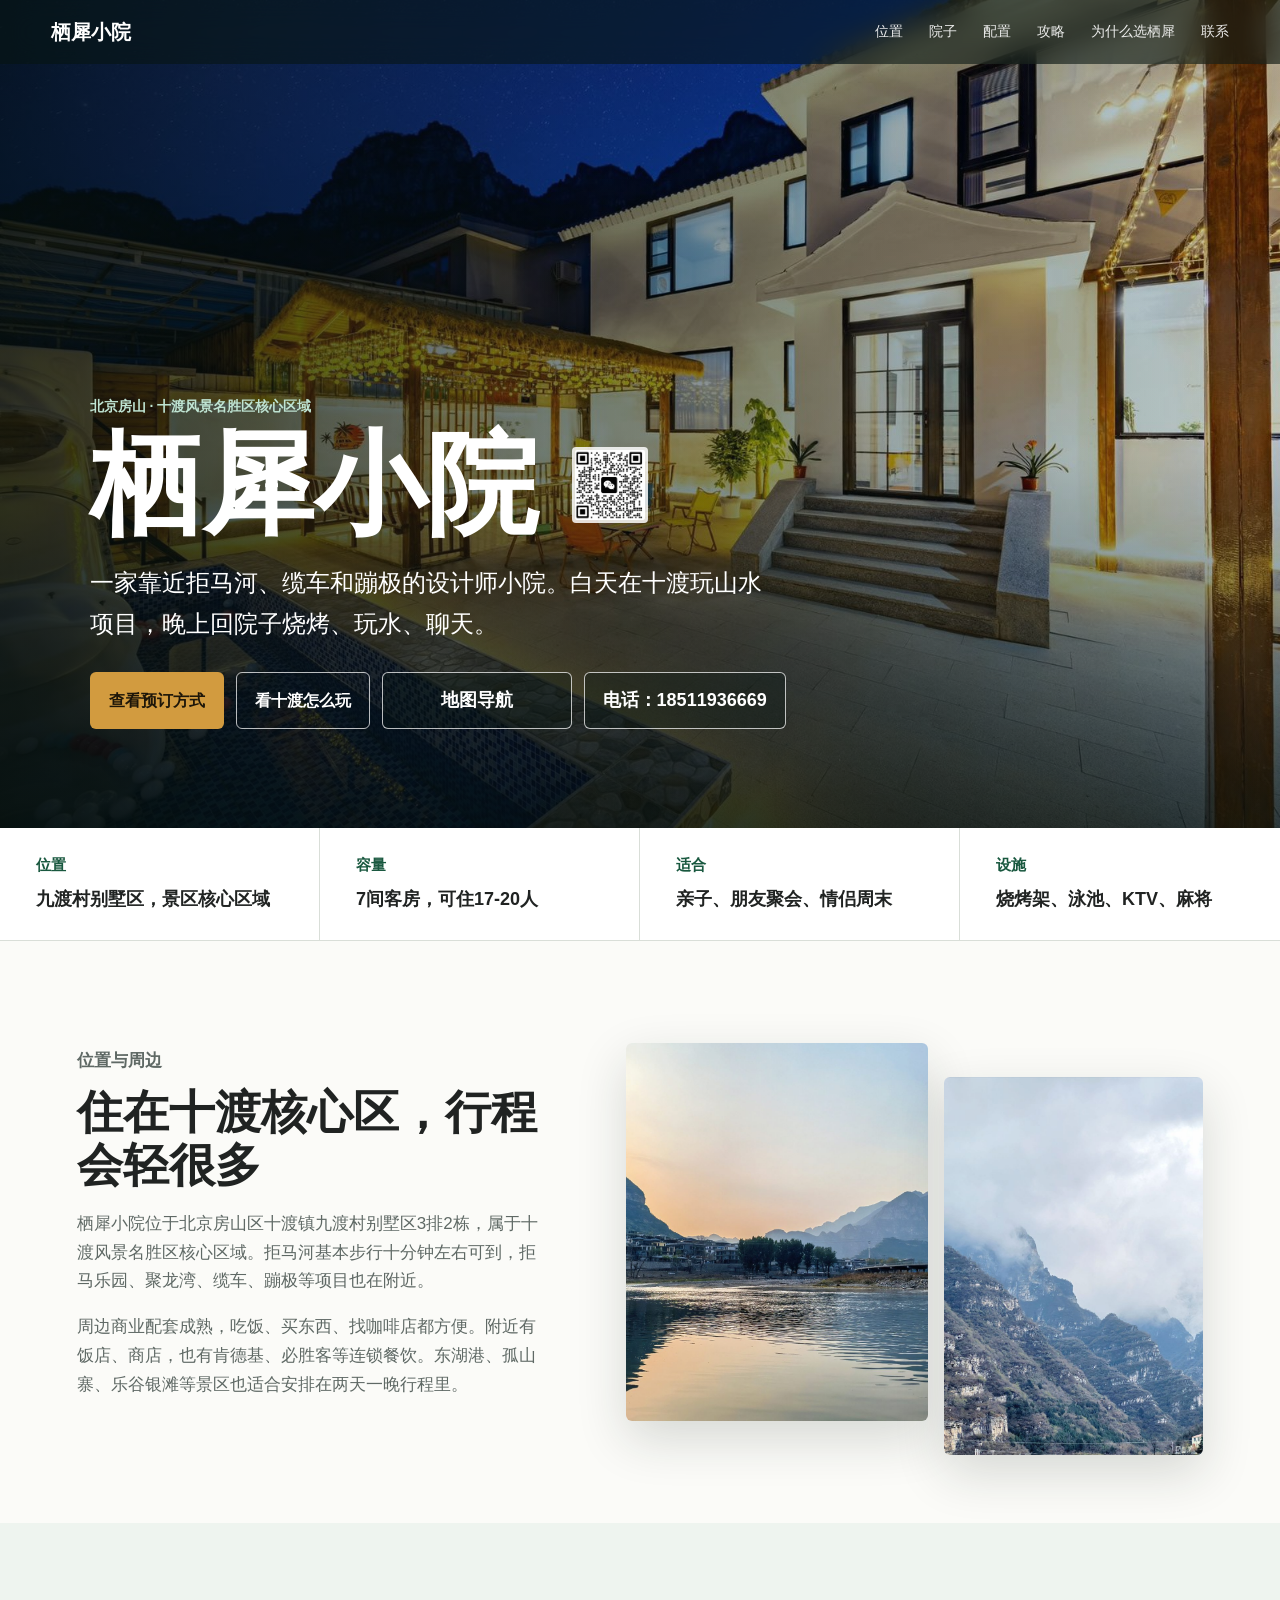
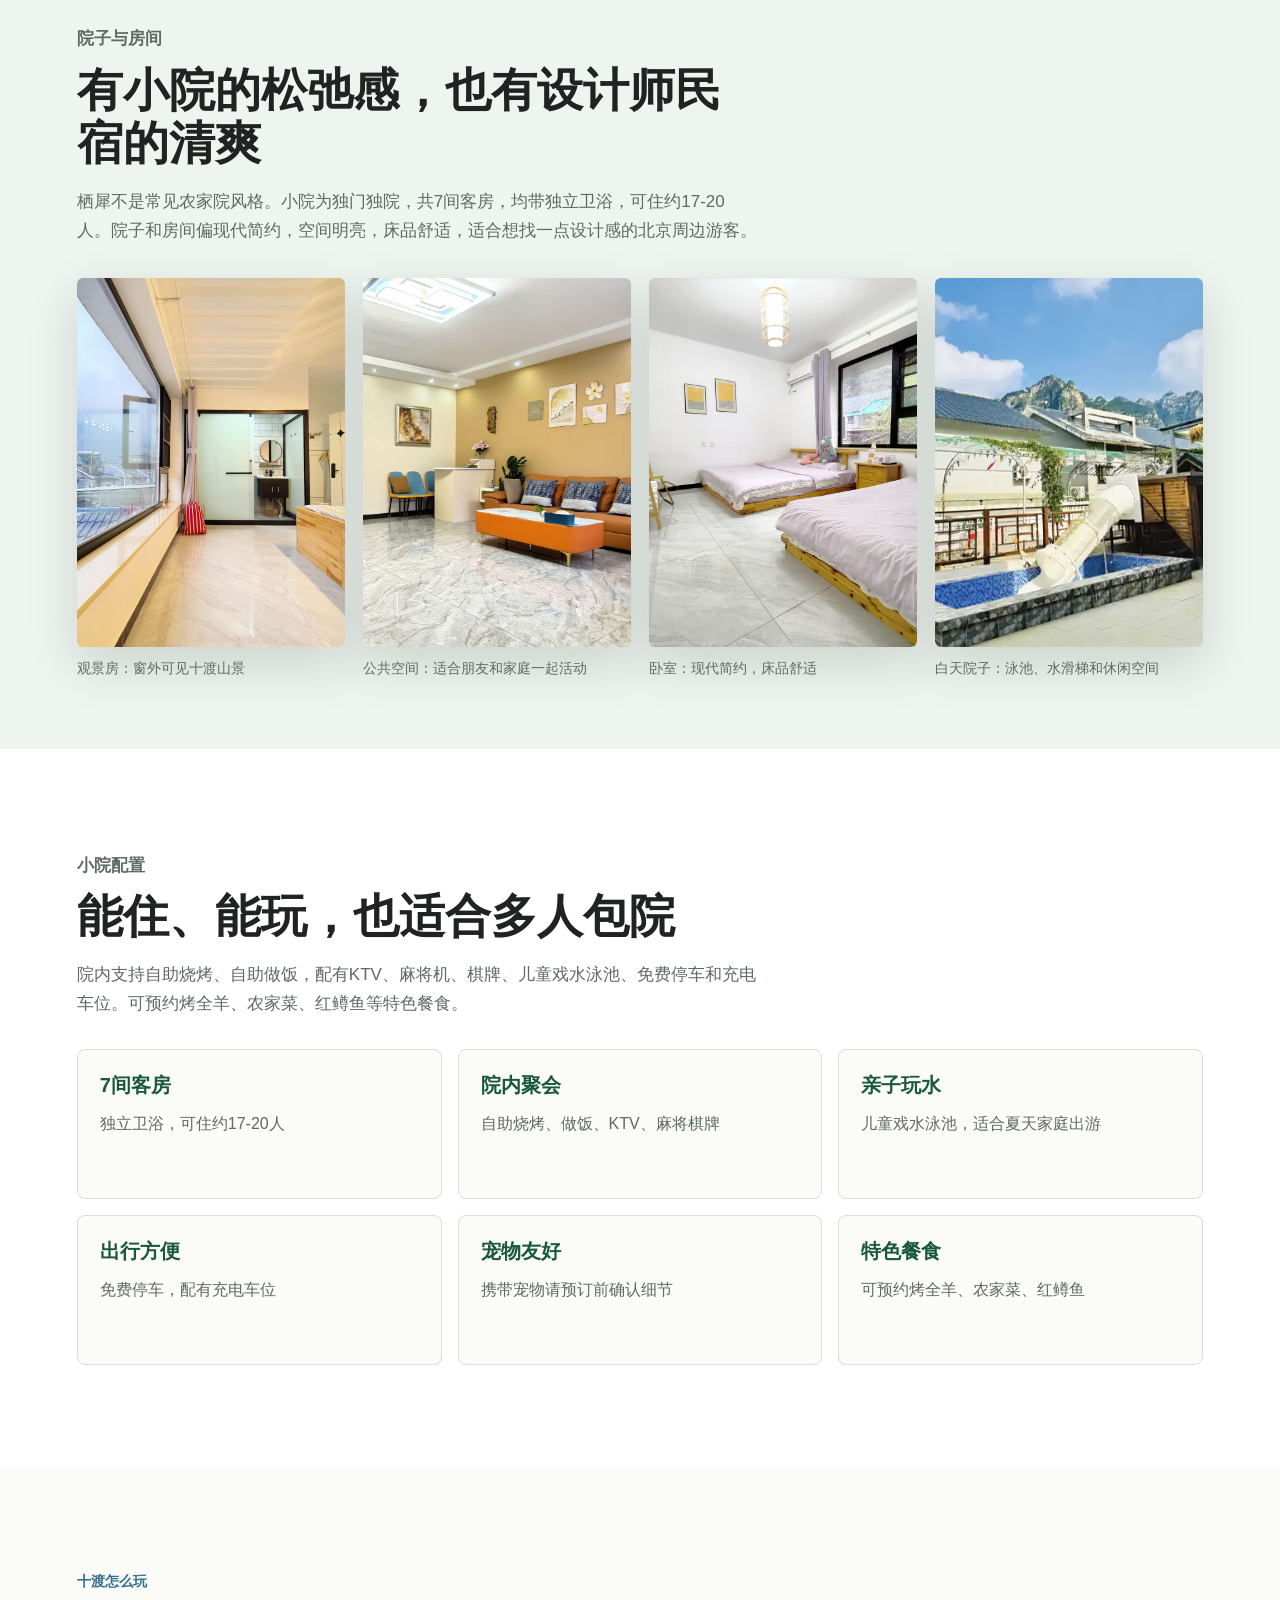
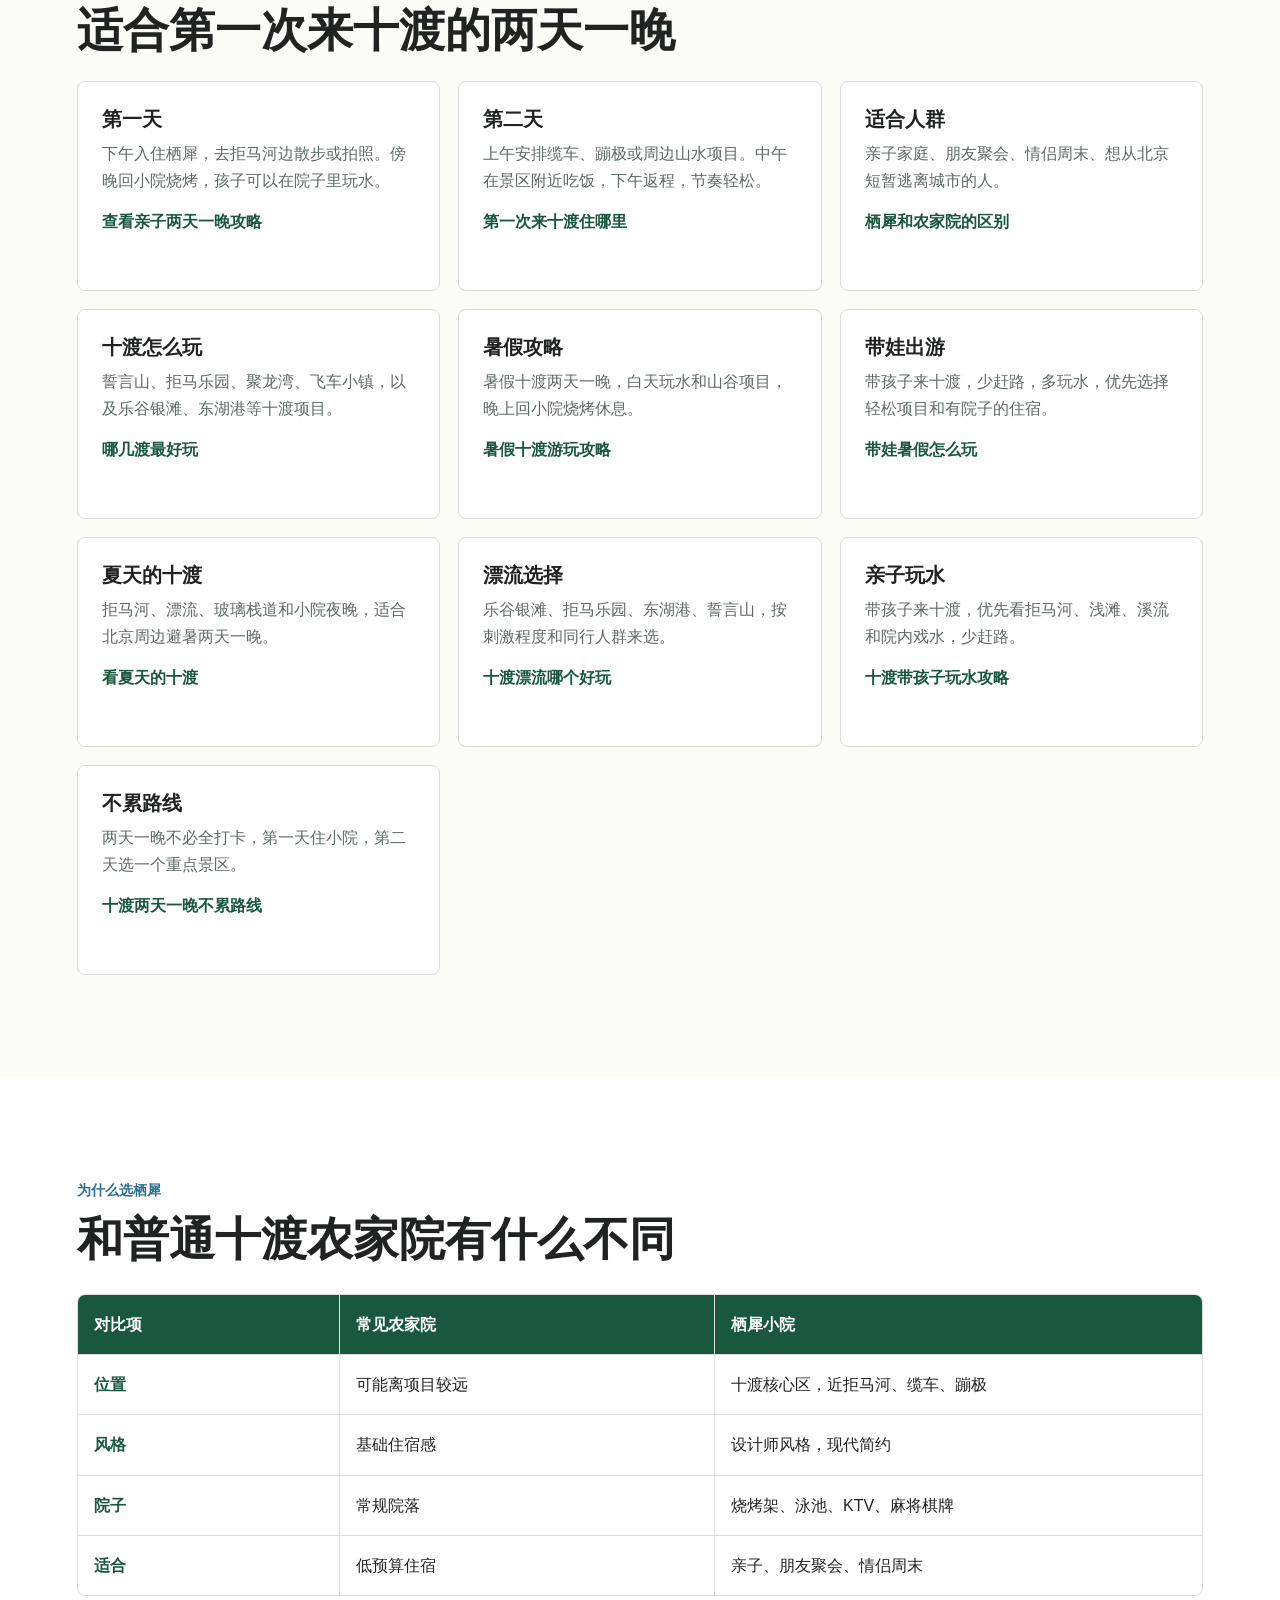
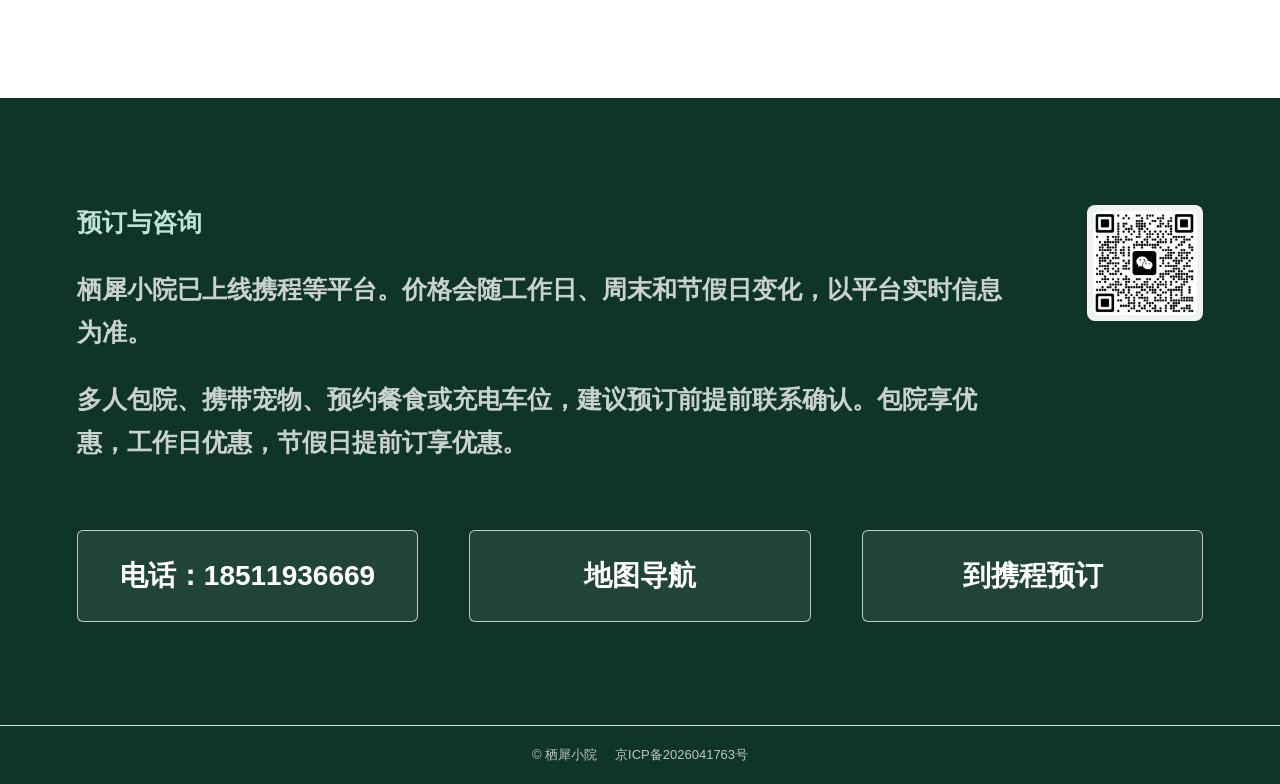
<file: index.html>
<!doctype html>
<html lang="zh-CN">
  <head>
    <meta charset="utf-8" />
    <meta name="viewport" content="width=device-width, initial-scale=1" />
    <title>栖犀小院｜北京房山十渡景区核心区设计师小院</title>
    <meta
      name="description"
      content="栖犀小院位于北京房山十渡风景名胜区核心区域，步行可到拒马河，靠近拒马乐园、聚龙湾、缆车、蹦极等项目。独门独院7间客房，可住约17-20人，适合亲子家庭、朋友聚会和北京周边周末游。"
    />
    <meta name="keywords" content="十渡民宿,十渡住宿,房山民宿,北京周边民宿,十渡亲子民宿,十渡蹦极附近住宿,拒马河民宿,设计师民宿" />
    <meta property="og:title" content="栖犀小院｜住进十渡景区核心区" />
    <meta
      property="og:description"
      content="十渡核心区设计师小院，近拒马河、缆车、蹦极，适合亲子、朋友聚会和北京周边周末游。"
    />
    <meta property="og:image" content="assets/qixi-front-night-wide.jpg" />
    <meta property="og:type" content="website" />
    <link rel="canonical" href="https://qixi.homes/" />
    <link rel="stylesheet" href="styles.css?v=20260707-1" />
    <script type="application/ld+json">
      {
        "@context": "https://schema.org",
        "@type": "LodgingBusiness",
        "name": "栖犀小院",
        "description": "栖犀小院位于北京房山十渡风景名胜区核心区域，是一家可住17-20人的独门独院设计师小院，靠近拒马河、缆车、蹦极、拒马乐园、聚龙湾等十渡游玩项目，适合亲子家庭、朋友聚会、情侣周末游和北京周边短途度假。",
        "address": {
          "@type": "PostalAddress",
          "addressRegion": "北京市",
          "addressLocality": "房山区",
          "streetAddress": "十渡镇九渡村别墅区3排2栋"
        },
        "amenityFeature": [
          { "@type": "LocationFeatureSpecification", "name": "烧烤架", "value": true },
          { "@type": "LocationFeatureSpecification", "name": "泳池", "value": true },
          { "@type": "LocationFeatureSpecification", "name": "儿童戏水泳池", "value": true },
          { "@type": "LocationFeatureSpecification", "name": "KTV", "value": true },
          { "@type": "LocationFeatureSpecification", "name": "麻将机", "value": true },
          { "@type": "LocationFeatureSpecification", "name": "免费停车", "value": true },
          { "@type": "LocationFeatureSpecification", "name": "宠物友好", "value": true },
          { "@type": "LocationFeatureSpecification", "name": "设计师风格装修", "value": true }
        ],
        "numberOfRooms": 7,
        "touristType": ["亲子家庭", "朋友聚会", "情侣", "北京周边游游客"],
        "areaServed": "北京房山十渡风景名胜区"
      }
    </script>
  </head>
  <body>
    <header class="site-header" aria-label="主导航">
      <a class="brand" href="#top" aria-label="栖犀小院首页">栖犀小院</a>
      <nav class="nav-links">
        <a href="#location">位置</a>
        <a href="#courtyard">院子</a>
        <a href="#amenities">配置</a>
        <a href="#guide">攻略</a>
        <a href="#why">为什么选栖犀</a>
        <a href="#book">联系</a>
      </nav>
    </header>

    <main id="top">
      <section class="hero" aria-labelledby="hero-title">
        <img src="assets/qixi-front-night-wide.jpg" alt="栖犀小院夜景小院、泳池和山景" />
        <div class="hero-content">
          <p class="eyebrow">北京房山 · 十渡风景名胜区核心区域</p>
          <div class="hero-title-row">
            <h1 id="hero-title">栖犀小院</h1>
            <figure class="hero-wechat">
              <img src="assets/wechat-qr.png" alt="栖犀小院微信咨询二维码" />
            </figure>
          </div>
          <p class="hero-copy">
            一家靠近拒马河、缆车和蹦极的设计师小院。白天在十渡玩山水项目，晚上回院子烧烤、玩水、聊天。
          </p>
          <div class="hero-actions" aria-label="主要行动">
            <a class="button primary" href="#book">查看预订方式</a>
            <a class="button secondary" href="#guide">看十渡怎么玩</a>
            <a class="button hero-outline" href="https://uri.amap.com/search?keyword=%E6%A0%96%E7%8A%80%E5%B0%8F%E9%99%A2%20%E5%8C%97%E4%BA%AC%E6%88%BF%E5%B1%B1%E5%8C%BA%E5%8D%81%E6%B8%A1%E9%95%87%E4%B9%9D%E6%B8%A1%E6%9D%91%E5%88%AB%E5%A2%85%E5%8C%BA3%E6%8E%922%E6%A0%8B&city=%E5%8C%97%E4%BA%AC&view=map" target="_blank" rel="noreferrer">地图导航</a>
            <a class="button hero-outline" href="tel:18511936669">电话：18511936669</a>
          </div>
        </div>
      </section>

      <section class="quick-facts" aria-label="栖犀小院核心信息">
        <div>
          <strong>位置</strong>
          <span>九渡村别墅区，景区核心区域</span>
        </div>
        <div>
          <strong>容量</strong>
          <span>7间客房，可住17-20人</span>
        </div>
        <div>
          <strong>适合</strong>
          <span>亲子、朋友聚会、情侣周末</span>
        </div>
        <div>
          <strong>设施</strong>
          <span>烧烤架、泳池、KTV、麻将</span>
        </div>
      </section>

      <section id="location" class="section two-column">
        <div class="section-copy">
          <p class="eyebrow">位置与周边</p>
          <h2>住在十渡核心区，行程会轻很多</h2>
          <p>
            栖犀小院位于北京房山区十渡镇九渡村别墅区3排2栋，属于十渡风景名胜区核心区域。拒马河基本步行十分钟左右可到，拒马乐园、聚龙湾、缆车、蹦极等项目也在附近。
          </p>
          <p>
            周边商业配套成熟，吃饭、买东西、找咖啡店都方便。附近有饭店、商店，也有肯德基、必胜客等连锁餐饮。东湖港、孤山寨、乐谷银滩等景区也适合安排在两天一晚行程里。
          </p>
        </div>
        <div class="image-stack">
          <img src="assets/shidu-river-sunset.jpg" alt="十渡拒马河傍晚山水景色" />
          <img src="assets/shidu-mountain-clouds.jpg" alt="十渡云雾山谷景色" />
        </div>
      </section>

      <section id="courtyard" class="section feature-band">
        <div class="section-copy">
          <p class="eyebrow">院子与房间</p>
          <h2>有小院的松弛感，也有设计师民宿的清爽</h2>
          <p>
            栖犀不是常见农家院风格。小院为独门独院，共7间客房，均带独立卫浴，可住约17-20人。院子和房间偏现代简约，空间明亮，床品舒适，适合想找一点设计感的北京周边游客。
          </p>
        </div>
        <div class="feature-grid">
          <figure>
            <img src="assets/qixi-window-room.jpg" alt="栖犀小院可看山的观景房" />
            <figcaption>观景房：窗外可见十渡山景</figcaption>
          </figure>
          <figure>
            <img src="assets/qixi-living-room-wide.jpg" alt="栖犀小院明亮客厅" />
            <figcaption>公共空间：适合朋友和家庭一起活动</figcaption>
          </figure>
          <figure>
            <img src="assets/qixi-family-room.jpg" alt="栖犀小院简约舒适卧室" />
            <figcaption>卧室：现代简约，床品舒适</figcaption>
          </figure>
          <figure>
            <img src="assets/qixi-courtyard-pool-day.jpg" alt="栖犀小院白天院子、泳池和水滑梯" />
            <figcaption>白天院子：泳池、水滑梯和休闲空间</figcaption>
          </figure>
        </div>
      </section>

      <section id="amenities" class="section amenities">
        <div class="section-copy">
          <p class="eyebrow">小院配置</p>
          <h2>能住、能玩，也适合多人包院</h2>
          <p>
            院内支持自助烧烤、自助做饭，配有KTV、麻将机、棋牌、儿童戏水泳池、免费停车和充电车位。可预约烤全羊、农家菜、红鳟鱼等特色餐食。
          </p>
        </div>
        <div class="amenity-grid" aria-label="栖犀小院设施">
          <div>
            <strong>7间客房</strong>
            <span>独立卫浴，可住约17-20人</span>
          </div>
          <div>
            <strong>院内聚会</strong>
            <span>自助烧烤、做饭、KTV、麻将棋牌</span>
          </div>
          <div>
            <strong>亲子玩水</strong>
            <span>儿童戏水泳池，适合夏天家庭出游</span>
          </div>
          <div>
            <strong>出行方便</strong>
            <span>免费停车，配有充电车位</span>
          </div>
          <div>
            <strong>宠物友好</strong>
            <span>携带宠物请预订前确认细节</span>
          </div>
          <div>
            <strong>特色餐食</strong>
            <span>可预约烤全羊、农家菜、红鳟鱼</span>
          </div>
        </div>
      </section>

      <section id="guide" class="section guide">
        <p class="eyebrow">十渡怎么玩</p>
        <h2>适合第一次来十渡的两天一晚</h2>
        <div class="guide-grid">
          <article>
            <h3>第一天</h3>
            <p>下午入住栖犀，去拒马河边散步或拍照。傍晚回小院烧烤，孩子可以在院子里玩水。</p>
            <a class="text-link" href="shidu-family-2days.html">查看亲子两天一晚攻略</a>
          </article>
          <article>
            <h3>第二天</h3>
            <p>上午安排缆车、蹦极或周边山水项目。中午在景区附近吃饭，下午返程，节奏轻松。</p>
            <a class="text-link" href="first-time-shidu-stay.html">第一次来十渡住哪里</a>
          </article>
          <article>
            <h3>适合人群</h3>
            <p>亲子家庭、朋友聚会、情侣周末、想从北京短暂逃离城市的人。</p>
            <a class="text-link" href="qixi-vs-nongjiayuan.html">栖犀和农家院的区别</a>
          </article>
          <article>
            <h3>十渡怎么玩</h3>
            <p>誓言山、拒马乐园、聚龙湾、飞车小镇，以及乐谷银滩、东湖港等十渡项目。</p>
            <a class="text-link" href="shidu-nearby-attractions.html">哪几渡最好玩</a>
          </article>
          <article>
            <h3>暑假攻略</h3>
            <p>暑假十渡两天一晚，白天玩水和山谷项目，晚上回小院烧烤休息。</p>
            <a class="text-link" href="shidu-summer-vacation-guide.html">暑假十渡游玩攻略</a>
          </article>
          <article>
            <h3>带娃出游</h3>
            <p>带孩子来十渡，少赶路，多玩水，优先选择轻松项目和有院子的住宿。</p>
            <a class="text-link" href="shidu-summer-kids.html">带娃暑假怎么玩</a>
          </article>
          <article>
            <h3>夏天的十渡</h3>
            <p>拒马河、漂流、玻璃栈道和小院夜晚，适合北京周边避暑两天一晚。</p>
            <a class="text-link" href="shidu-summer.html">看夏天的十渡</a>
          </article>
          <article>
            <h3>漂流选择</h3>
            <p>乐谷银滩、拒马乐园、东湖港、誓言山，按刺激程度和同行人群来选。</p>
            <a class="text-link" href="shidu-drifting-guide.html">十渡漂流哪个好玩</a>
          </article>
          <article>
            <h3>亲子玩水</h3>
            <p>带孩子来十渡，优先看拒马河、浅滩、溪流和院内戏水，少赶路。</p>
            <a class="text-link" href="shidu-kids-water-guide.html">十渡带孩子玩水攻略</a>
          </article>
          <article>
            <h3>不累路线</h3>
            <p>两天一晚不必全打卡，第一天住小院，第二天选一个重点景区。</p>
            <a class="text-link" href="shidu-two-days-easy-route.html">十渡两天一晚不累路线</a>
          </article>
        </div>
      </section>

      <section id="why" class="section comparison">
        <p class="eyebrow">为什么选栖犀</p>
        <h2>和普通十渡农家院有什么不同</h2>
        <div class="comparison-table" role="table" aria-label="栖犀和普通农家院对比">
          <div role="row">
            <span role="columnheader">对比项</span>
            <span role="columnheader">常见农家院</span>
            <span role="columnheader">栖犀小院</span>
          </div>
          <div role="row">
            <span role="cell">位置</span>
            <span role="cell">可能离项目较远</span>
            <span role="cell">十渡核心区，近拒马河、缆车、蹦极</span>
          </div>
          <div role="row">
            <span role="cell">风格</span>
            <span role="cell">基础住宿感</span>
            <span role="cell">设计师风格，现代简约</span>
          </div>
          <div role="row">
            <span role="cell">院子</span>
            <span role="cell">常规院落</span>
            <span role="cell">烧烤架、泳池、KTV、麻将棋牌</span>
          </div>
          <div role="row">
            <span role="cell">适合</span>
            <span role="cell">低预算住宿</span>
            <span role="cell">亲子、朋友聚会、情侣周末</span>
          </div>
        </div>
      </section>

      <section id="book" class="section booking">
        <div class="booking-copy">
          <div>
            <p class="eyebrow">预订与咨询</p>
            <p>
              栖犀小院已上线携程等平台。价格会随工作日、周末和节假日变化，以平台实时信息为准。
            </p>
            <p>
              多人包院、携带宠物、预约餐食或充电车位，建议预订前提前联系确认。包院享优惠，工作日优惠，节假日提前订享优惠。
            </p>
          </div>
          <figure class="wechat-card">
            <img src="assets/wechat-qr.png" alt="栖犀小院微信咨询二维码" />
          </figure>
        </div>
        <div class="contact-panel" aria-label="栖犀小院联系方式">
          <div class="contact-methods">
            <a class="button contact-outline" href="tel:18511936669">电话：18511936669</a>
            <a class="button contact-outline" href="https://uri.amap.com/search?keyword=%E6%A0%96%E7%8A%80%E5%B0%8F%E9%99%A2%20%E5%8C%97%E4%BA%AC%E6%88%BF%E5%B1%B1%E5%8C%BA%E5%8D%81%E6%B8%A1%E9%95%87%E4%B9%9D%E6%B8%A1%E6%9D%91%E5%88%AB%E5%A2%85%E5%8C%BA3%E6%8E%922%E6%A0%8B&city=%E5%8C%97%E4%BA%AC&view=map" target="_blank" rel="noreferrer">地图导航</a>
            <a class="button contact-outline" href="https://hotels.ctrip.com/hotels/134068230.html?cityid=1" target="_blank" rel="noreferrer">到携程预订</a>
          </div>
        </div>
      </section>
    </main>
    <footer class="site-footer">
      <span>© 栖犀小院</span>
      <span>京ICP备2026041763号</span>
    </footer>
  </body>
</html>
</file>
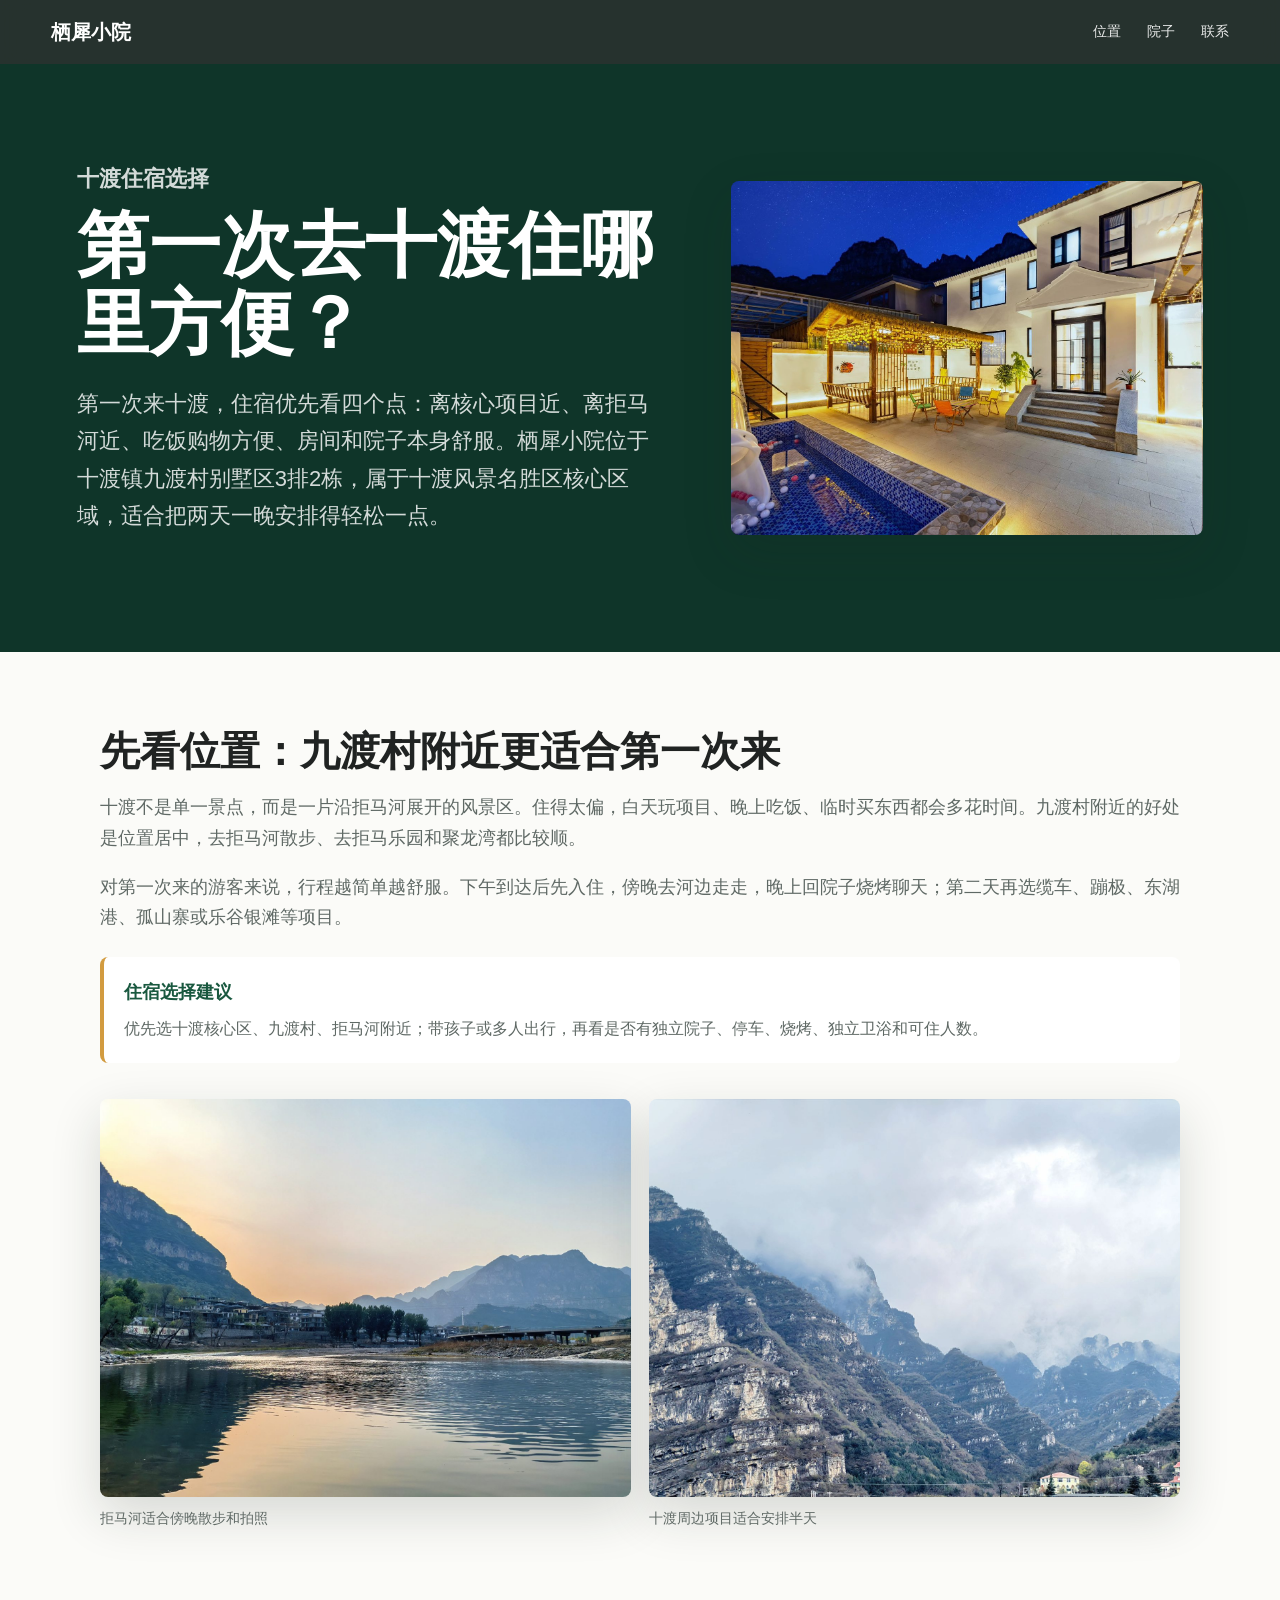
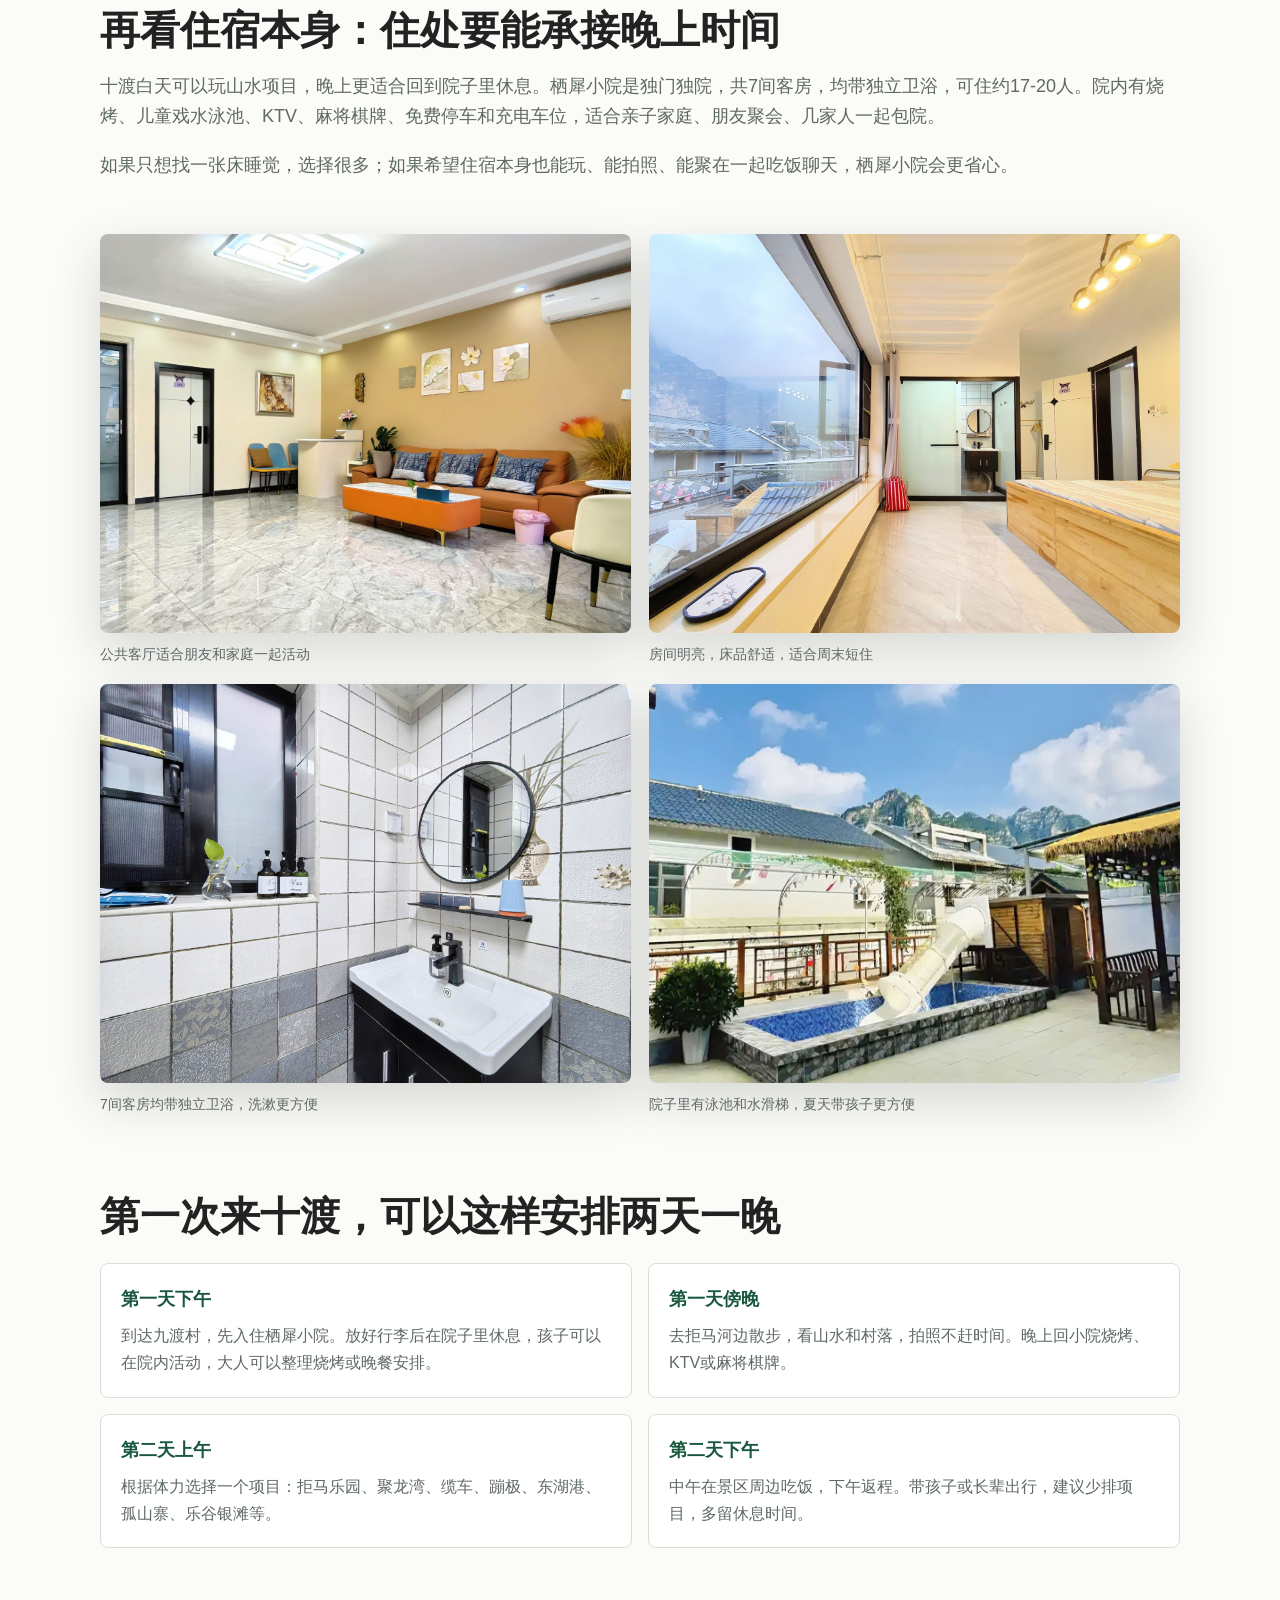
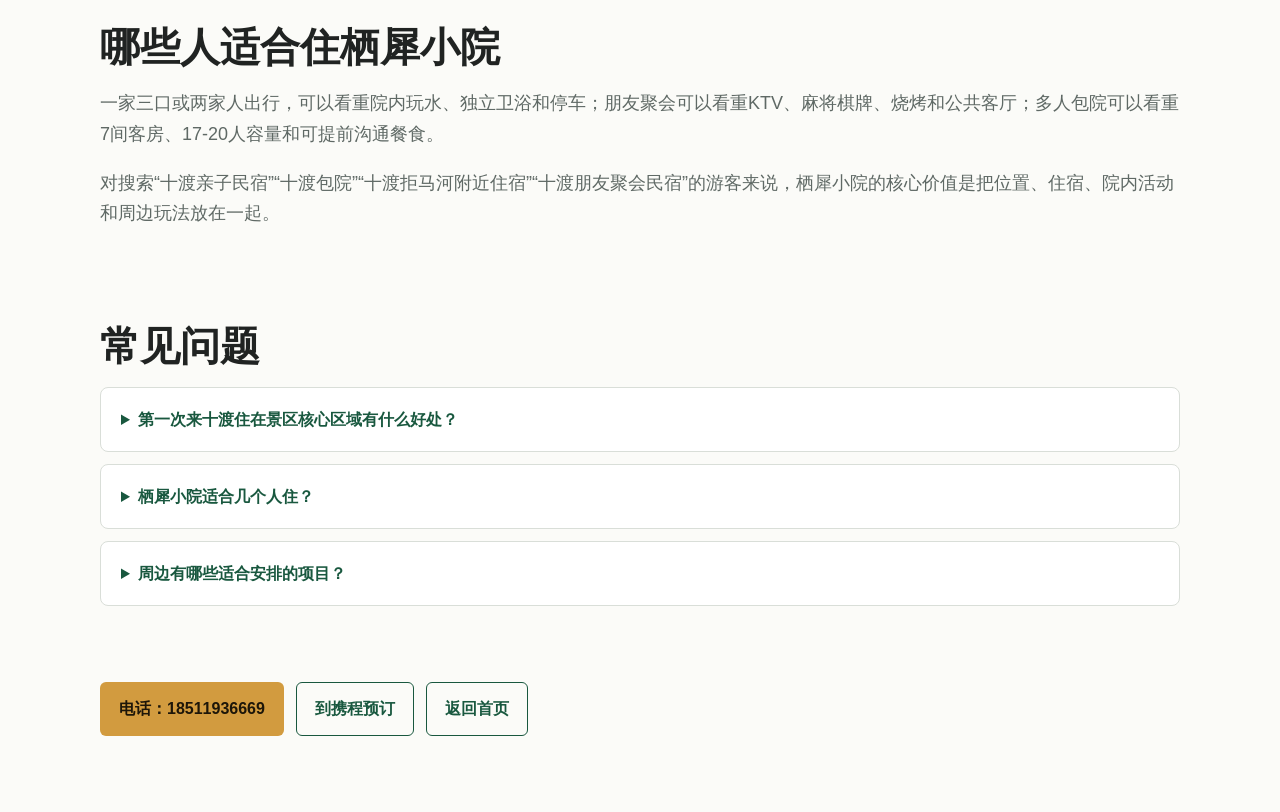
<file: first-time-shidu-stay.html>
<!doctype html>
<html lang="zh-CN">
  <head>
    <meta charset="utf-8" />
    <meta name="viewport" content="width=device-width, initial-scale=1" />
    <title>第一次去十渡住哪里方便｜栖犀小院</title>
    <meta
      name="description"
      content="第一次去北京房山十渡住哪里方便？建议优先看十渡景区核心区域、九渡村、拒马河附近住宿。栖犀小院位于十渡镇九渡村别墅区3排2栋，靠近拒马河、拒马乐园、聚龙湾、缆车、蹦极，适合亲子、朋友包院和北京周边两天一晚。"
    />
    <link rel="canonical" href="https://qixi.homes/first-time-shidu-stay.html" />
    <link rel="stylesheet" href="styles.css?v=20260707-1" />
  </head>
  <body>
    <header class="site-header article-header" aria-label="主导航">
      <a class="brand" href="index.html">栖犀小院</a>
      <nav class="nav-links">
        <a href="index.html#location">位置</a>
        <a href="index.html#courtyard">院子</a>
        <a href="index.html#book">联系</a>
      </nav>
    </header>

    <main class="article-page">
      <section class="article-hero">
        <div>
          <p class="eyebrow">十渡住宿选择</p>
          <h1>第一次去十渡住哪里方便？</h1>
          <p>
            第一次来十渡，住宿优先看四个点：离核心项目近、离拒马河近、吃饭购物方便、房间和院子本身舒服。栖犀小院位于十渡镇九渡村别墅区3排2栋，属于十渡风景名胜区核心区域，适合把两天一晚安排得轻松一点。
          </p>
        </div>
        <img src="assets/qixi-front-night-wide.jpg" alt="栖犀小院夜景与院子" />
      </section>

      <section class="article-section">
        <h2>先看位置：九渡村附近更适合第一次来</h2>
        <p>
          十渡不是单一景点，而是一片沿拒马河展开的风景区。住得太偏，白天玩项目、晚上吃饭、临时买东西都会多花时间。九渡村附近的好处是位置居中，去拒马河散步、去拒马乐园和聚龙湾都比较顺。
        </p>
        <p>
          对第一次来的游客来说，行程越简单越舒服。下午到达后先入住，傍晚去河边走走，晚上回院子烧烤聊天；第二天再选缆车、蹦极、东湖港、孤山寨或乐谷银滩等项目。
        </p>
        <div class="article-highlight">
          <strong>住宿选择建议</strong>
          <span>优先选十渡核心区、九渡村、拒马河附近；带孩子或多人出行，再看是否有独立院子、停车、烧烤、独立卫浴和可住人数。</span>
        </div>
      </section>

      <section class="article-image-grid">
        <figure>
          <img src="assets/shidu-river-sunset.jpg" alt="十渡拒马河傍晚山水景色" />
          <figcaption>拒马河适合傍晚散步和拍照</figcaption>
        </figure>
        <figure>
          <img src="assets/shidu-mountain-clouds.jpg" alt="十渡山谷和景区项目" />
          <figcaption>十渡周边项目适合安排半天</figcaption>
        </figure>
      </section>

      <section class="article-section">
        <h2>再看住宿本身：住处要能承接晚上时间</h2>
        <p>
          十渡白天可以玩山水项目，晚上更适合回到院子里休息。栖犀小院是独门独院，共7间客房，均带独立卫浴，可住约17-20人。院内有烧烤、儿童戏水泳池、KTV、麻将棋牌、免费停车和充电车位，适合亲子家庭、朋友聚会、几家人一起包院。
        </p>
        <p>
          如果只想找一张床睡觉，选择很多；如果希望住宿本身也能玩、能拍照、能聚在一起吃饭聊天，栖犀小院会更省心。
        </p>
      </section>

      <section class="article-image-grid">
        <figure>
          <img src="assets/qixi-living-room-wide.jpg" alt="栖犀小院公共客厅和活动空间" />
          <figcaption>公共客厅适合朋友和家庭一起活动</figcaption>
        </figure>
        <figure>
          <img src="assets/qixi-window-room.jpg" alt="栖犀小院卧室和床品" />
          <figcaption>房间明亮，床品舒适，适合周末短住</figcaption>
        </figure>
        <figure>
          <img src="assets/qixi-bathroom-wide.jpg" alt="栖犀小院独立卫浴" />
          <figcaption>7间客房均带独立卫浴，洗漱更方便</figcaption>
        </figure>
        <figure>
          <img src="assets/qixi-courtyard-pool-day.jpg" alt="栖犀小院白天院子和水滑梯" />
          <figcaption>院子里有泳池和水滑梯，夏天带孩子更方便</figcaption>
        </figure>
      </section>

      <section class="article-section">
        <h2>第一次来十渡，可以这样安排两天一晚</h2>
        <div class="info-list">
          <div>
            <strong>第一天下午</strong>
            <span>到达九渡村，先入住栖犀小院。放好行李后在院子里休息，孩子可以在院内活动，大人可以整理烧烤或晚餐安排。</span>
          </div>
          <div>
            <strong>第一天傍晚</strong>
            <span>去拒马河边散步，看山水和村落，拍照不赶时间。晚上回小院烧烤、KTV或麻将棋牌。</span>
          </div>
          <div>
            <strong>第二天上午</strong>
            <span>根据体力选择一个项目：拒马乐园、聚龙湾、缆车、蹦极、东湖港、孤山寨、乐谷银滩等。</span>
          </div>
          <div>
            <strong>第二天下午</strong>
            <span>中午在景区周边吃饭，下午返程。带孩子或长辈出行，建议少排项目，多留休息时间。</span>
          </div>
        </div>
      </section>

      <section class="article-section">
        <h2>哪些人适合住栖犀小院</h2>
        <p>
          一家三口或两家人出行，可以看重院内玩水、独立卫浴和停车；朋友聚会可以看重KTV、麻将棋牌、烧烤和公共客厅；多人包院可以看重7间客房、17-20人容量和可提前沟通餐食。
        </p>
        <p>
          对搜索“十渡亲子民宿”“十渡包院”“十渡拒马河附近住宿”“十渡朋友聚会民宿”的游客来说，栖犀小院的核心价值是把位置、住宿、院内活动和周边玩法放在一起。
        </p>
      </section>

      <section class="article-section faq-section">
        <h2>常见问题</h2>
        <details>
          <summary>第一次来十渡住在景区核心区域有什么好处？</summary>
          <p>核心区域离拒马河、餐饮、商店和主要项目更近，行程不用反复开车，晚上回住处也更轻松。</p>
        </details>
        <details>
          <summary>栖犀小院适合几个人住？</summary>
          <p>栖犀小院共7间客房，均带独立卫浴，可住约17-20人，适合亲子家庭、朋友聚会和多人包院。</p>
        </details>
        <details>
          <summary>周边有哪些适合安排的项目？</summary>
          <p>周边可安排拒马河、拒马乐园、聚龙湾、缆车、蹦极、东湖港、孤山寨、乐谷银滩等，建议两天一晚选择1-2个重点项目。</p>
        </details>
      </section>

      <section class="article-cta">
        <a class="button primary" href="tel:18511936669">电话：18511936669</a>
        <a class="button secondary" href="https://hotels.ctrip.com/hotels/134068230.html?cityid=1" target="_blank" rel="noreferrer">到携程预订</a>
        <a class="button secondary" href="index.html">返回首页</a>
      </section>
    </main>
  </body>
</html>
</file>
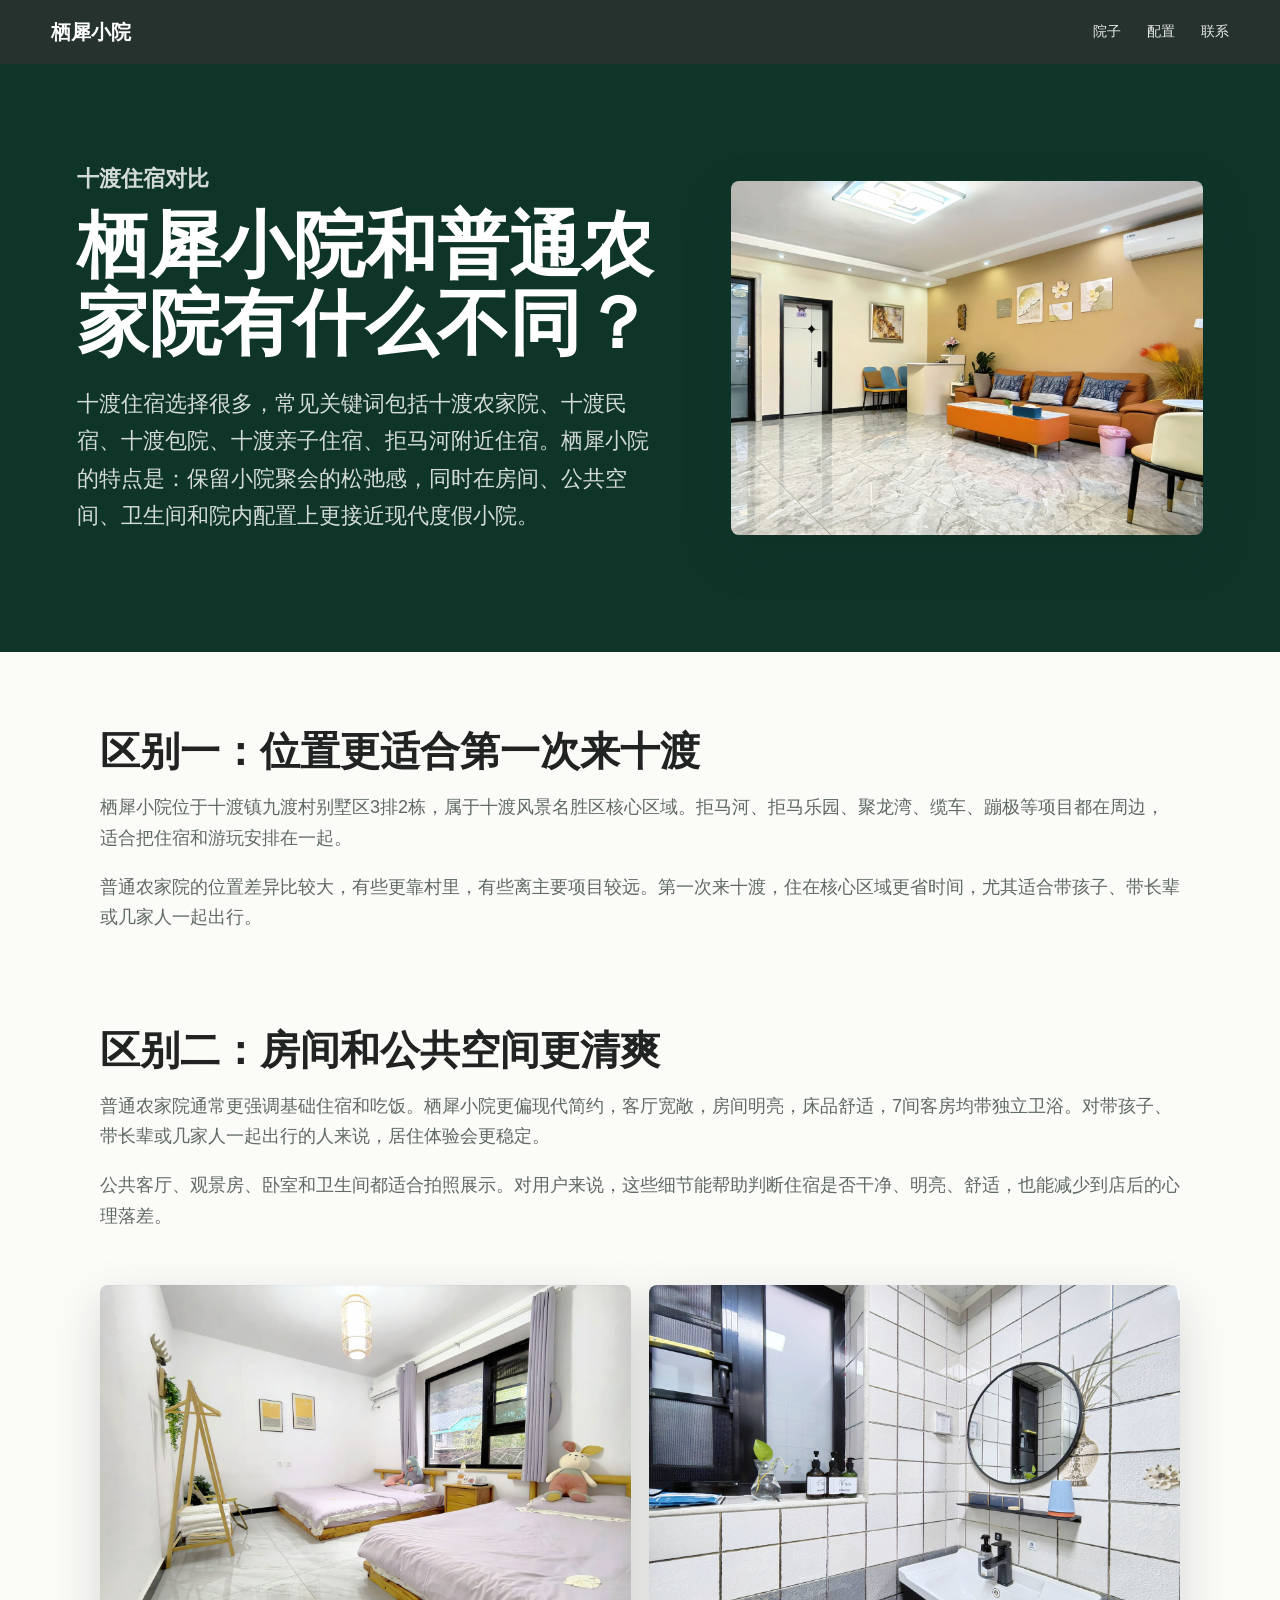
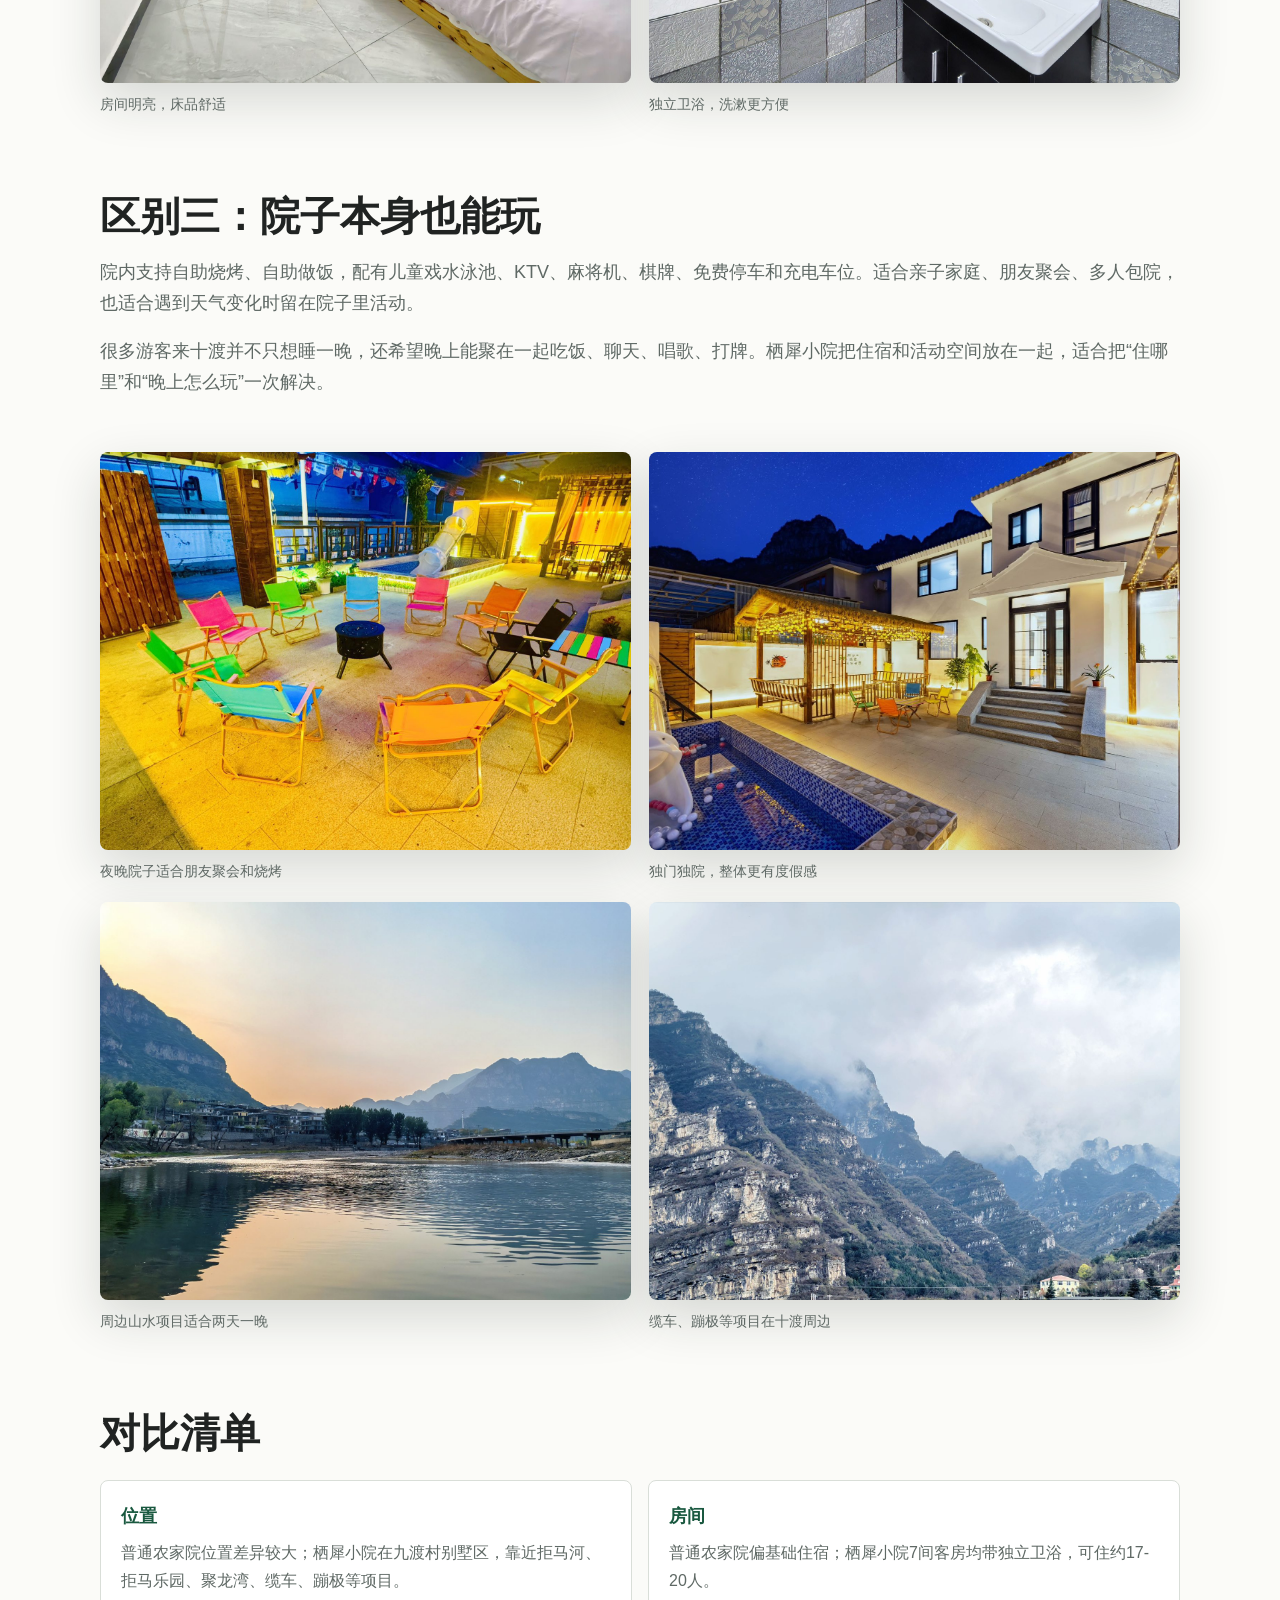
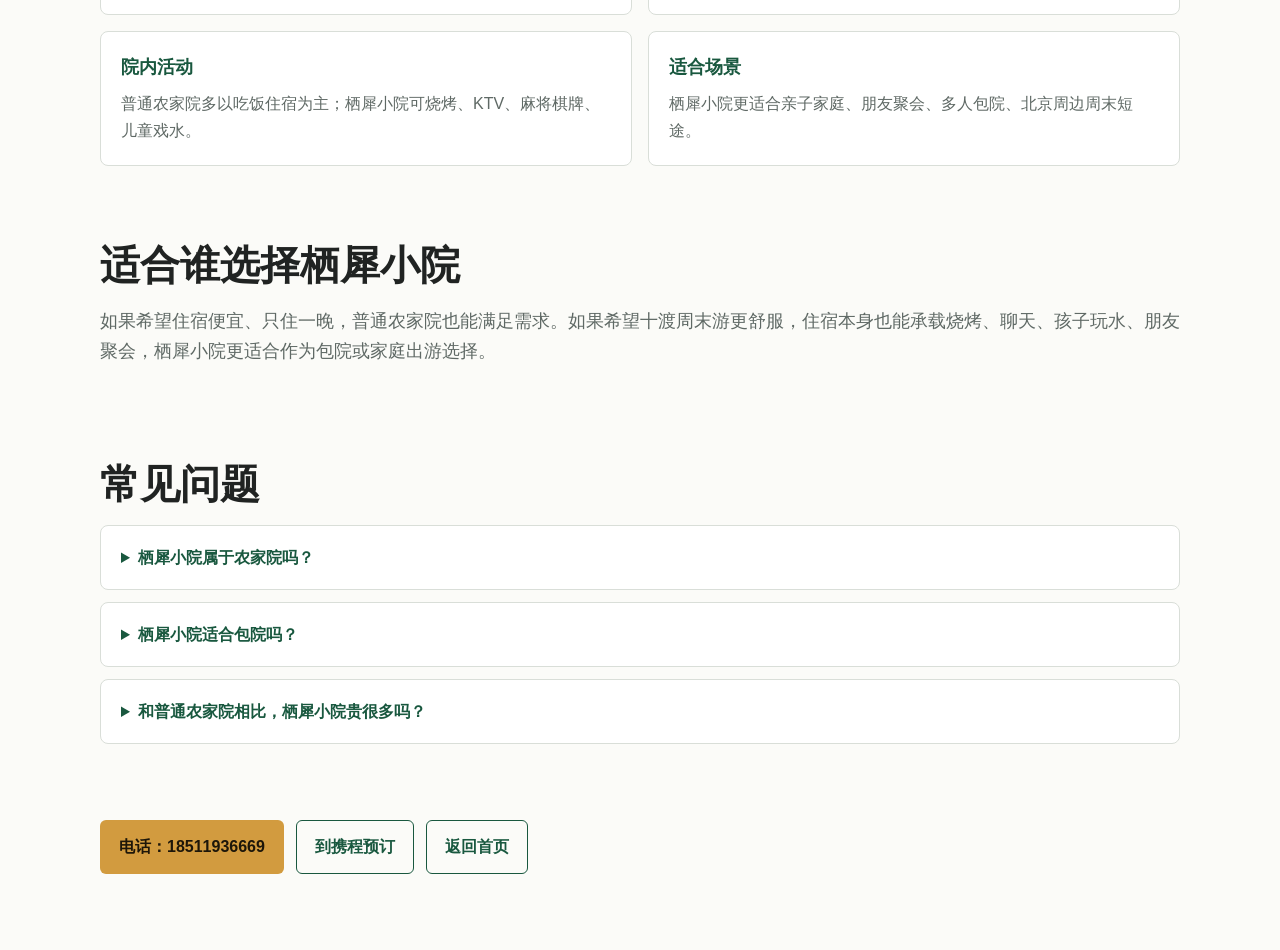
<file: qixi-vs-nongjiayuan.html>
<!doctype html>
<html lang="zh-CN">
  <head>
    <meta charset="utf-8" />
    <meta name="viewport" content="width=device-width, initial-scale=1" />
    <title>栖犀小院和普通农家院有什么不同｜十渡住宿对比</title>
    <meta
      name="description"
      content="栖犀小院和普通十渡农家院有什么不同？从位置、装修、房间、独立卫浴、可住人数、院内烧烤、KTV、麻将棋牌、儿童戏水泳池、停车和周边游玩项目对比，适合亲子和朋友包院。"
    />
    <link rel="canonical" href="https://qixi.homes/qixi-vs-nongjiayuan.html" />
    <link rel="stylesheet" href="styles.css?v=20260707-1" />
  </head>
  <body>
    <header class="site-header article-header" aria-label="主导航">
      <a class="brand" href="index.html">栖犀小院</a>
      <nav class="nav-links">
        <a href="index.html#courtyard">院子</a>
        <a href="index.html#amenities">配置</a>
        <a href="index.html#book">联系</a>
      </nav>
    </header>

    <main class="article-page">
      <section class="article-hero">
        <div>
          <p class="eyebrow">十渡住宿对比</p>
          <h1>栖犀小院和普通农家院有什么不同？</h1>
          <p>
            十渡住宿选择很多，常见关键词包括十渡农家院、十渡民宿、十渡包院、十渡亲子住宿、拒马河附近住宿。栖犀小院的特点是：保留小院聚会的松弛感，同时在房间、公共空间、卫生间和院内配置上更接近现代度假小院。
          </p>
        </div>
        <img src="assets/qixi-living-room-wide.jpg" alt="栖犀小院明亮客厅" />
      </section>

      <section class="article-section">
        <h2>区别一：位置更适合第一次来十渡</h2>
        <p>
          栖犀小院位于十渡镇九渡村别墅区3排2栋，属于十渡风景名胜区核心区域。拒马河、拒马乐园、聚龙湾、缆车、蹦极等项目都在周边，适合把住宿和游玩安排在一起。
        </p>
        <p>
          普通农家院的位置差异比较大，有些更靠村里，有些离主要项目较远。第一次来十渡，住在核心区域更省时间，尤其适合带孩子、带长辈或几家人一起出行。
        </p>
      </section>

      <section class="article-section">
        <h2>区别二：房间和公共空间更清爽</h2>
        <p>
          普通农家院通常更强调基础住宿和吃饭。栖犀小院更偏现代简约，客厅宽敞，房间明亮，床品舒适，7间客房均带独立卫浴。对带孩子、带长辈或几家人一起出行的人来说，居住体验会更稳定。
        </p>
        <p>
          公共客厅、观景房、卧室和卫生间都适合拍照展示。对用户来说，这些细节能帮助判断住宿是否干净、明亮、舒适，也能减少到店后的心理落差。
        </p>
      </section>

      <section class="article-image-grid">
        <figure>
          <img src="assets/qixi-family-room.jpg" alt="栖犀小院客房床品" />
          <figcaption>房间明亮，床品舒适</figcaption>
        </figure>
        <figure>
          <img src="assets/qixi-bathroom-wide.jpg" alt="栖犀小院卫生间" />
          <figcaption>独立卫浴，洗漱更方便</figcaption>
        </figure>
      </section>

      <section class="article-section">
        <h2>区别三：院子本身也能玩</h2>
        <p>
          院内支持自助烧烤、自助做饭，配有儿童戏水泳池、KTV、麻将机、棋牌、免费停车和充电车位。适合亲子家庭、朋友聚会、多人包院，也适合遇到天气变化时留在院子里活动。
        </p>
        <p>
          很多游客来十渡并不只想睡一晚，还希望晚上能聚在一起吃饭、聊天、唱歌、打牌。栖犀小院把住宿和活动空间放在一起，适合把“住哪里”和“晚上怎么玩”一次解决。
        </p>
      </section>

      <section class="article-image-grid">
        <figure>
          <img src="assets/qixi-night-seating.jpg" alt="栖犀小院夜晚院子" />
          <figcaption>夜晚院子适合朋友聚会和烧烤</figcaption>
        </figure>
        <figure>
          <img src="assets/qixi-front-night-wide.jpg" alt="栖犀小院门头和夜景" />
          <figcaption>独门独院，整体更有度假感</figcaption>
        </figure>
        <figure>
          <img src="assets/shidu-river-sunset.jpg" alt="十渡拒马河周边景色" />
          <figcaption>周边山水项目适合两天一晚</figcaption>
        </figure>
        <figure>
          <img src="assets/shidu-mountain-clouds.jpg" alt="十渡山谷和周边项目" />
          <figcaption>缆车、蹦极等项目在十渡周边</figcaption>
        </figure>
      </section>

      <section class="article-section">
        <h2>对比清单</h2>
        <div class="info-list">
          <div>
            <strong>位置</strong>
            <span>普通农家院位置差异较大；栖犀小院在九渡村别墅区，靠近拒马河、拒马乐园、聚龙湾、缆车、蹦极等项目。</span>
          </div>
          <div>
            <strong>房间</strong>
            <span>普通农家院偏基础住宿；栖犀小院7间客房均带独立卫浴，可住约17-20人。</span>
          </div>
          <div>
            <strong>院内活动</strong>
            <span>普通农家院多以吃饭住宿为主；栖犀小院可烧烤、KTV、麻将棋牌、儿童戏水。</span>
          </div>
          <div>
            <strong>适合场景</strong>
            <span>栖犀小院更适合亲子家庭、朋友聚会、多人包院、北京周边周末短途。</span>
          </div>
        </div>
      </section>

      <section class="article-section">
        <h2>适合谁选择栖犀小院</h2>
        <p>
          如果希望住宿便宜、只住一晚，普通农家院也能满足需求。如果希望十渡周末游更舒服，住宿本身也能承载烧烤、聊天、孩子玩水、朋友聚会，栖犀小院更适合作为包院或家庭出游选择。
        </p>
      </section>

      <section class="article-section faq-section">
        <h2>常见问题</h2>
        <details>
          <summary>栖犀小院属于农家院吗？</summary>
          <p>栖犀小院位于十渡九渡村，保留小院聚会和周边山水度假的氛围，装修和配置更偏现代简约民宿。</p>
        </details>
        <details>
          <summary>栖犀小院适合包院吗？</summary>
          <p>适合。小院共7间客房，独立卫浴，可住约17-20人，院内有烧烤、KTV、麻将棋牌和儿童戏水泳池。</p>
        </details>
        <details>
          <summary>和普通农家院相比，栖犀小院贵很多吗？</summary>
          <p>价格会随工作日、周末和节假日变化。多人包院、工作日入住或节假日提前订，可以提前电话咨询优惠。</p>
        </details>
      </section>

      <section class="article-cta">
        <a class="button primary" href="tel:18511936669">电话：18511936669</a>
        <a class="button secondary" href="https://hotels.ctrip.com/hotels/134068230.html?cityid=1" target="_blank" rel="noreferrer">到携程预订</a>
        <a class="button secondary" href="index.html">返回首页</a>
      </section>
    </main>
  </body>
</html>
</file>
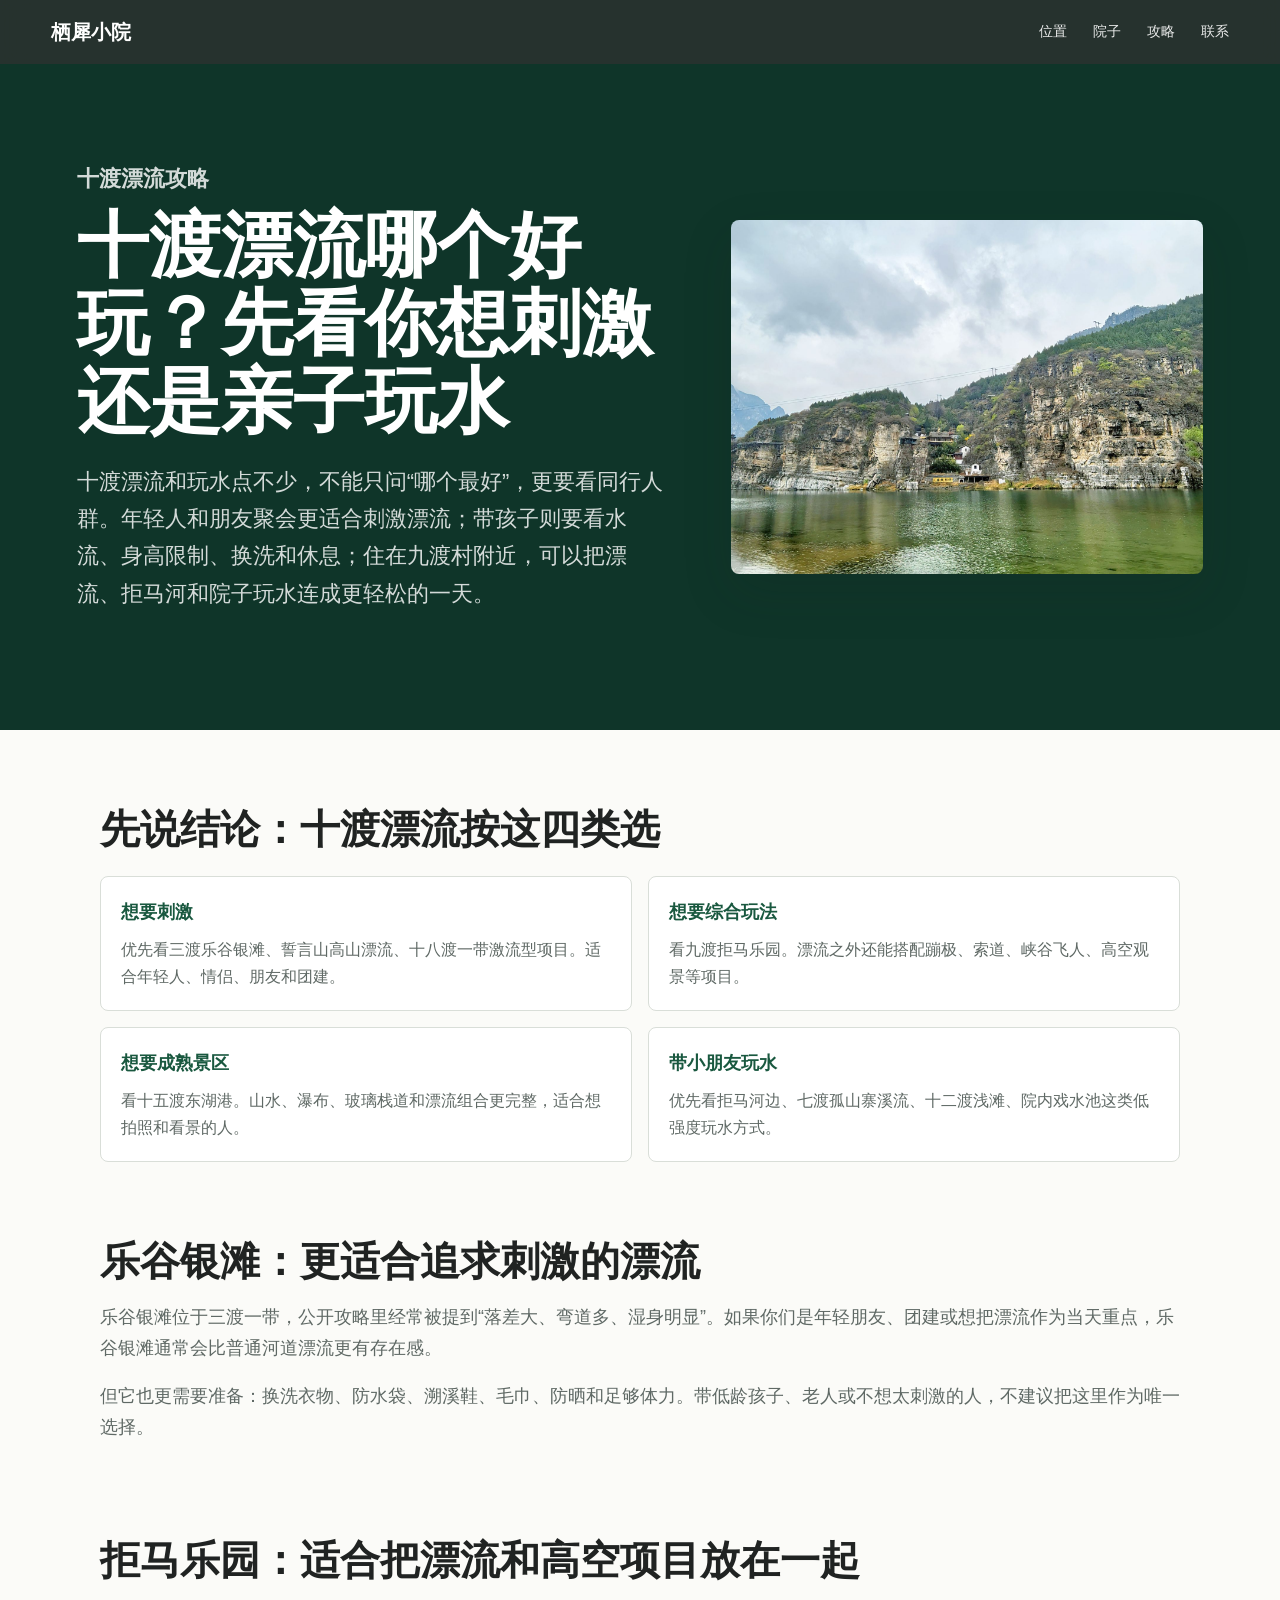
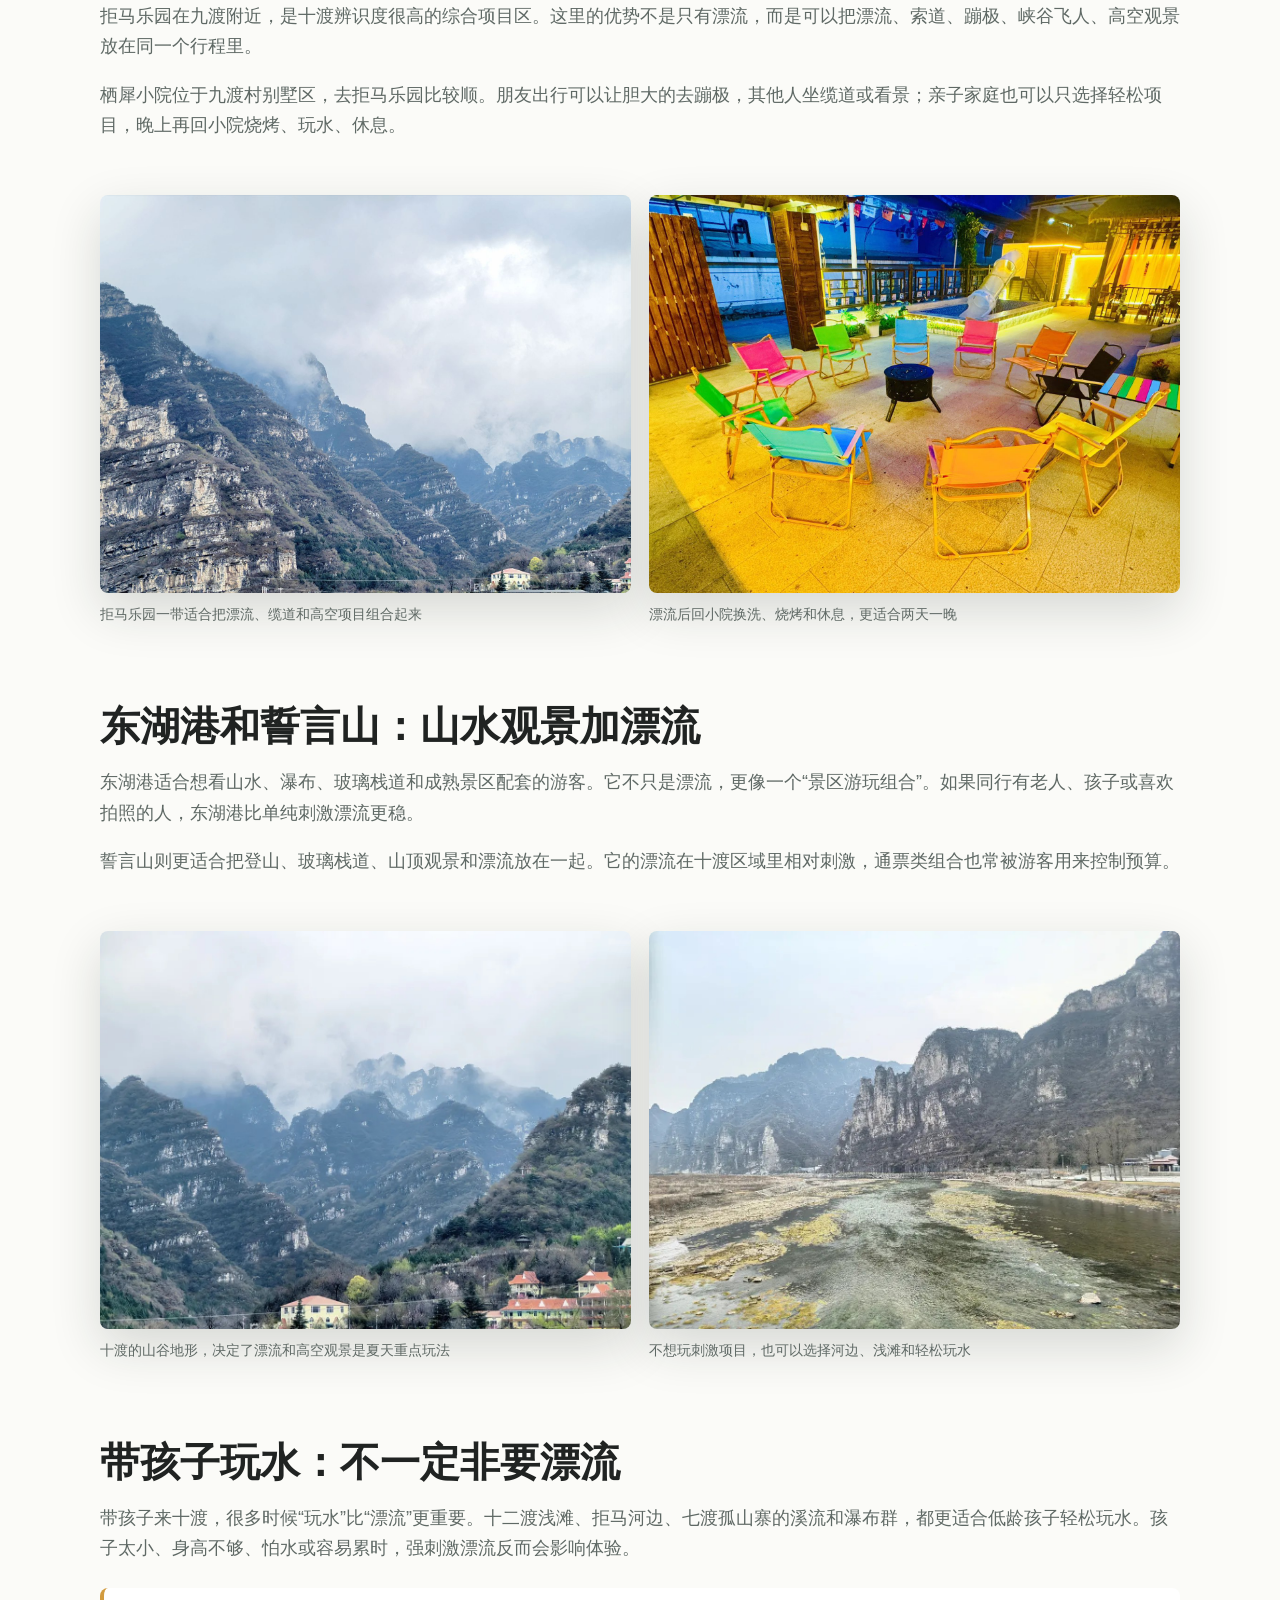
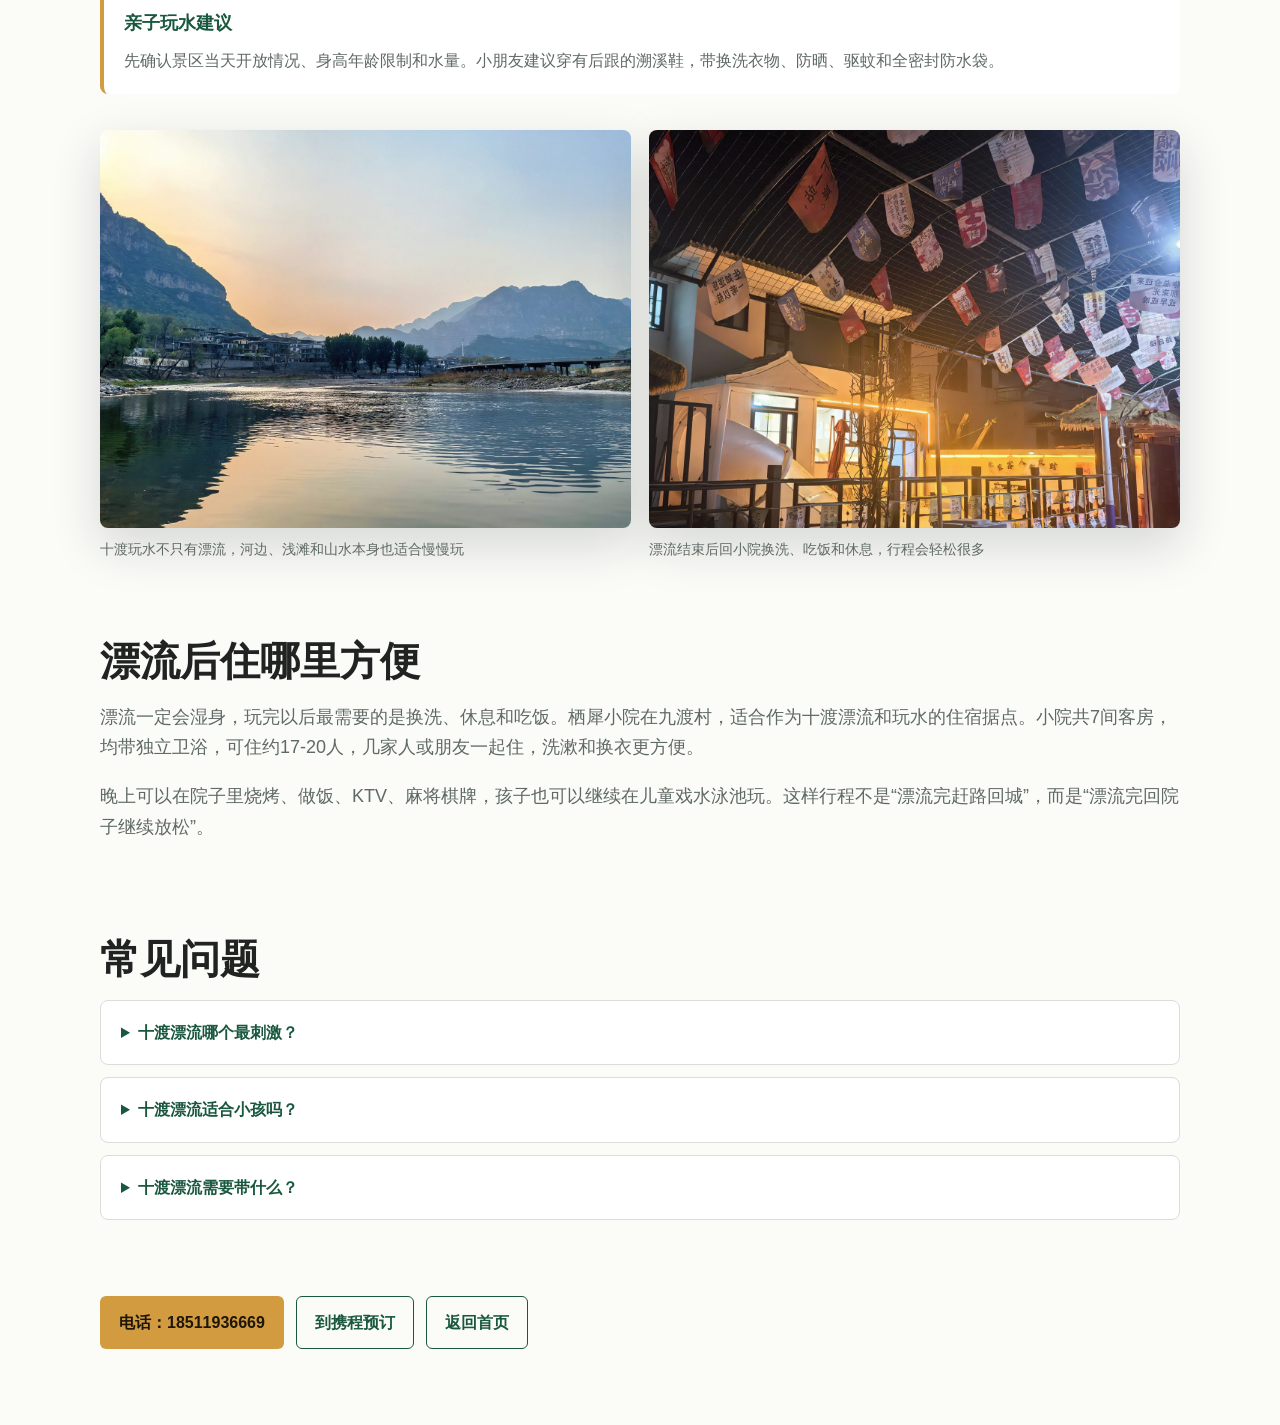
<file: shidu-drifting-guide.html>
<!doctype html>
<html lang="zh-CN">
  <head>
    <meta charset="utf-8" />
    <meta name="viewport" content="width=device-width, initial-scale=1" />
    <title>十渡漂流哪个好玩｜暑假玩水怎么选｜栖犀小院</title>
    <meta
      name="description"
      content="十渡漂流哪个好玩？这篇攻略按刺激程度、亲子友好、位置和行程安排，介绍乐谷银滩、拒马乐园、东湖港、誓言山、十二渡浅滩等十渡玩水选择，并推荐住在九渡村栖犀小院。"
    />
    <link rel="canonical" href="https://qixi.homes/shidu-drifting-guide.html" />
    <link rel="stylesheet" href="styles.css?v=20260710-1" />
    <script type="application/ld+json">
      {
        "@context": "https://schema.org",
        "@type": "Article",
        "headline": "十渡漂流哪个好玩：暑假玩水怎么选",
        "description": "按刺激程度、亲子友好和住宿位置介绍十渡漂流与玩水地点。",
        "author": { "@type": "Organization", "name": "栖犀小院" },
        "publisher": { "@type": "Organization", "name": "栖犀小院" },
        "mainEntityOfPage": "https://qixi.homes/shidu-drifting-guide.html",
        "about": ["十渡漂流", "十渡玩水", "乐谷银滩", "拒马乐园", "东湖港", "栖犀小院"]
      }
    </script>
  </head>
  <body>
    <header class="site-header article-header" aria-label="主导航">
      <a class="brand" href="index.html">栖犀小院</a>
      <nav class="nav-links">
        <a href="index.html#location">位置</a>
        <a href="index.html#courtyard">院子</a>
        <a href="index.html#guide">攻略</a>
        <a href="index.html#book">联系</a>
      </nav>
    </header>

    <main class="article-page">
      <section class="article-hero">
        <div>
          <p class="eyebrow">十渡漂流攻略</p>
          <h1>十渡漂流哪个好玩？先看你想刺激还是亲子玩水</h1>
          <p>
            十渡漂流和玩水点不少，不能只问“哪个最好”，更要看同行人群。年轻人和朋友聚会更适合刺激漂流；带孩子则要看水流、身高限制、换洗和休息；住在九渡村附近，可以把漂流、拒马河和院子玩水连成更轻松的一天。
          </p>
        </div>
        <img src="assets/shidu-river-green.jpg" alt="十渡拒马河夏天玩水" />
      </section>

      <section class="article-section">
        <h2>先说结论：十渡漂流按这四类选</h2>
        <div class="info-list">
          <div>
            <strong>想要刺激</strong>
            <span>优先看三渡乐谷银滩、誓言山高山漂流、十八渡一带激流型项目。适合年轻人、情侣、朋友和团建。</span>
          </div>
          <div>
            <strong>想要综合玩法</strong>
            <span>看九渡拒马乐园。漂流之外还能搭配蹦极、索道、峡谷飞人、高空观景等项目。</span>
          </div>
          <div>
            <strong>想要成熟景区</strong>
            <span>看十五渡东湖港。山水、瀑布、玻璃栈道和漂流组合更完整，适合想拍照和看景的人。</span>
          </div>
          <div>
            <strong>带小朋友玩水</strong>
            <span>优先看拒马河边、七渡孤山寨溪流、十二渡浅滩、院内戏水池这类低强度玩水方式。</span>
          </div>
        </div>
      </section>

      <section class="article-section">
        <h2>乐谷银滩：更适合追求刺激的漂流</h2>
        <p>
          乐谷银滩位于三渡一带，公开攻略里经常被提到“落差大、弯道多、湿身明显”。如果你们是年轻朋友、团建或想把漂流作为当天重点，乐谷银滩通常会比普通河道漂流更有存在感。
        </p>
        <p>
          但它也更需要准备：换洗衣物、防水袋、溯溪鞋、毛巾、防晒和足够体力。带低龄孩子、老人或不想太刺激的人，不建议把这里作为唯一选择。
        </p>
      </section>

      <section class="article-section">
        <h2>拒马乐园：适合把漂流和高空项目放在一起</h2>
        <p>
          拒马乐园在九渡附近，是十渡辨识度很高的综合项目区。这里的优势不是只有漂流，而是可以把漂流、索道、蹦极、峡谷飞人、高空观景放在同一个行程里。
        </p>
        <p>
          栖犀小院位于九渡村别墅区，去拒马乐园比较顺。朋友出行可以让胆大的去蹦极，其他人坐缆道或看景；亲子家庭也可以只选择轻松项目，晚上再回小院烧烤、玩水、休息。
        </p>
      </section>

      <section class="article-image-grid">
        <figure>
          <img src="assets/shidu-mountain-clouds.jpg" alt="十渡山谷和游玩项目" />
          <figcaption>拒马乐园一带适合把漂流、缆道和高空项目组合起来</figcaption>
        </figure>
        <figure>
          <img src="assets/qixi-night-seating.jpg" alt="栖犀小院夜晚玩水和烧烤" />
          <figcaption>漂流后回小院换洗、烧烤和休息，更适合两天一晚</figcaption>
        </figure>
      </section>

      <section class="article-section">
        <h2>东湖港和誓言山：山水观景加漂流</h2>
        <p>
          东湖港适合想看山水、瀑布、玻璃栈道和成熟景区配套的游客。它不只是漂流，更像一个“景区游玩组合”。如果同行有老人、孩子或喜欢拍照的人，东湖港比单纯刺激漂流更稳。
        </p>
        <p>
          誓言山则更适合把登山、玻璃栈道、山顶观景和漂流放在一起。它的漂流在十渡区域里相对刺激，通票类组合也常被游客用来控制预算。
        </p>
      </section>

      <section class="article-image-grid">
        <figure>
          <img src="assets/shidu-mountain-valley.jpg" alt="十渡山谷远景适合漂流和观景" />
          <figcaption>十渡的山谷地形，决定了漂流和高空观景是夏天重点玩法</figcaption>
        </figure>
        <figure>
          <img src="assets/river-bank.jpg" alt="十渡拒马河河岸与山景" />
          <figcaption>不想玩刺激项目，也可以选择河边、浅滩和轻松玩水</figcaption>
        </figure>
      </section>

      <section class="article-section">
        <h2>带孩子玩水：不一定非要漂流</h2>
        <p>
          带孩子来十渡，很多时候“玩水”比“漂流”更重要。十二渡浅滩、拒马河边、七渡孤山寨的溪流和瀑布群，都更适合低龄孩子轻松玩水。孩子太小、身高不够、怕水或容易累时，强刺激漂流反而会影响体验。
        </p>
        <div class="article-highlight">
          <strong>亲子玩水建议</strong>
          <span>先确认景区当天开放情况、身高年龄限制和水量。小朋友建议穿有后跟的溯溪鞋，带换洗衣物、防晒、驱蚊和全密封防水袋。</span>
        </div>
      </section>

      <section class="article-image-grid">
        <figure>
          <img src="assets/shidu-river-sunset.jpg" alt="十渡夏天河水和山景" />
          <figcaption>十渡玩水不只有漂流，河边、浅滩和山水本身也适合慢慢玩</figcaption>
        </figure>
        <figure>
          <img src="assets/qixi-dining-flags-night.jpg" alt="栖犀小院夜晚廊下灯光和餐桌氛围" />
          <figcaption>漂流结束后回小院换洗、吃饭和休息，行程会轻松很多</figcaption>
        </figure>
      </section>

      <section class="article-section">
        <h2>漂流后住哪里方便</h2>
        <p>
          漂流一定会湿身，玩完以后最需要的是换洗、休息和吃饭。栖犀小院在九渡村，适合作为十渡漂流和玩水的住宿据点。小院共7间客房，均带独立卫浴，可住约17-20人，几家人或朋友一起住，洗漱和换衣更方便。
        </p>
        <p>
          晚上可以在院子里烧烤、做饭、KTV、麻将棋牌，孩子也可以继续在儿童戏水泳池玩。这样行程不是“漂流完赶路回城”，而是“漂流完回院子继续放松”。
        </p>
      </section>

      <section class="article-section faq-section">
        <h2>常见问题</h2>
        <details>
          <summary>十渡漂流哪个最刺激？</summary>
          <p>公开攻略里常提到三渡乐谷银滩、誓言山高山漂流和十八渡一带激流型项目更刺激。具体刺激程度受水量、季节和景区运营影响，出发前要确认。</p>
        </details>
        <details>
          <summary>十渡漂流适合小孩吗？</summary>
          <p>要看孩子年龄、身高、胆量和景区要求。低龄孩子更建议先选择拒马河边、浅滩、院内戏水池或轻量景区。</p>
        </details>
        <details>
          <summary>十渡漂流需要带什么？</summary>
          <p>建议带换洗衣物、毛巾、溯溪鞋或有后跟凉鞋、防晒、防水袋、驱蚊用品。手机、证件和贵重物品不要随意带上船。</p>
        </details>
      </section>

      <section class="article-cta">
        <a class="button primary" href="tel:18511936669">电话：18511936669</a>
        <a class="button secondary" href="https://hotels.ctrip.com/hotels/134068230.html?cityid=1" target="_blank" rel="noreferrer">到携程预订</a>
        <a class="button secondary" href="index.html">返回首页</a>
      </section>
    </main>
  </body>
</html>
</file>
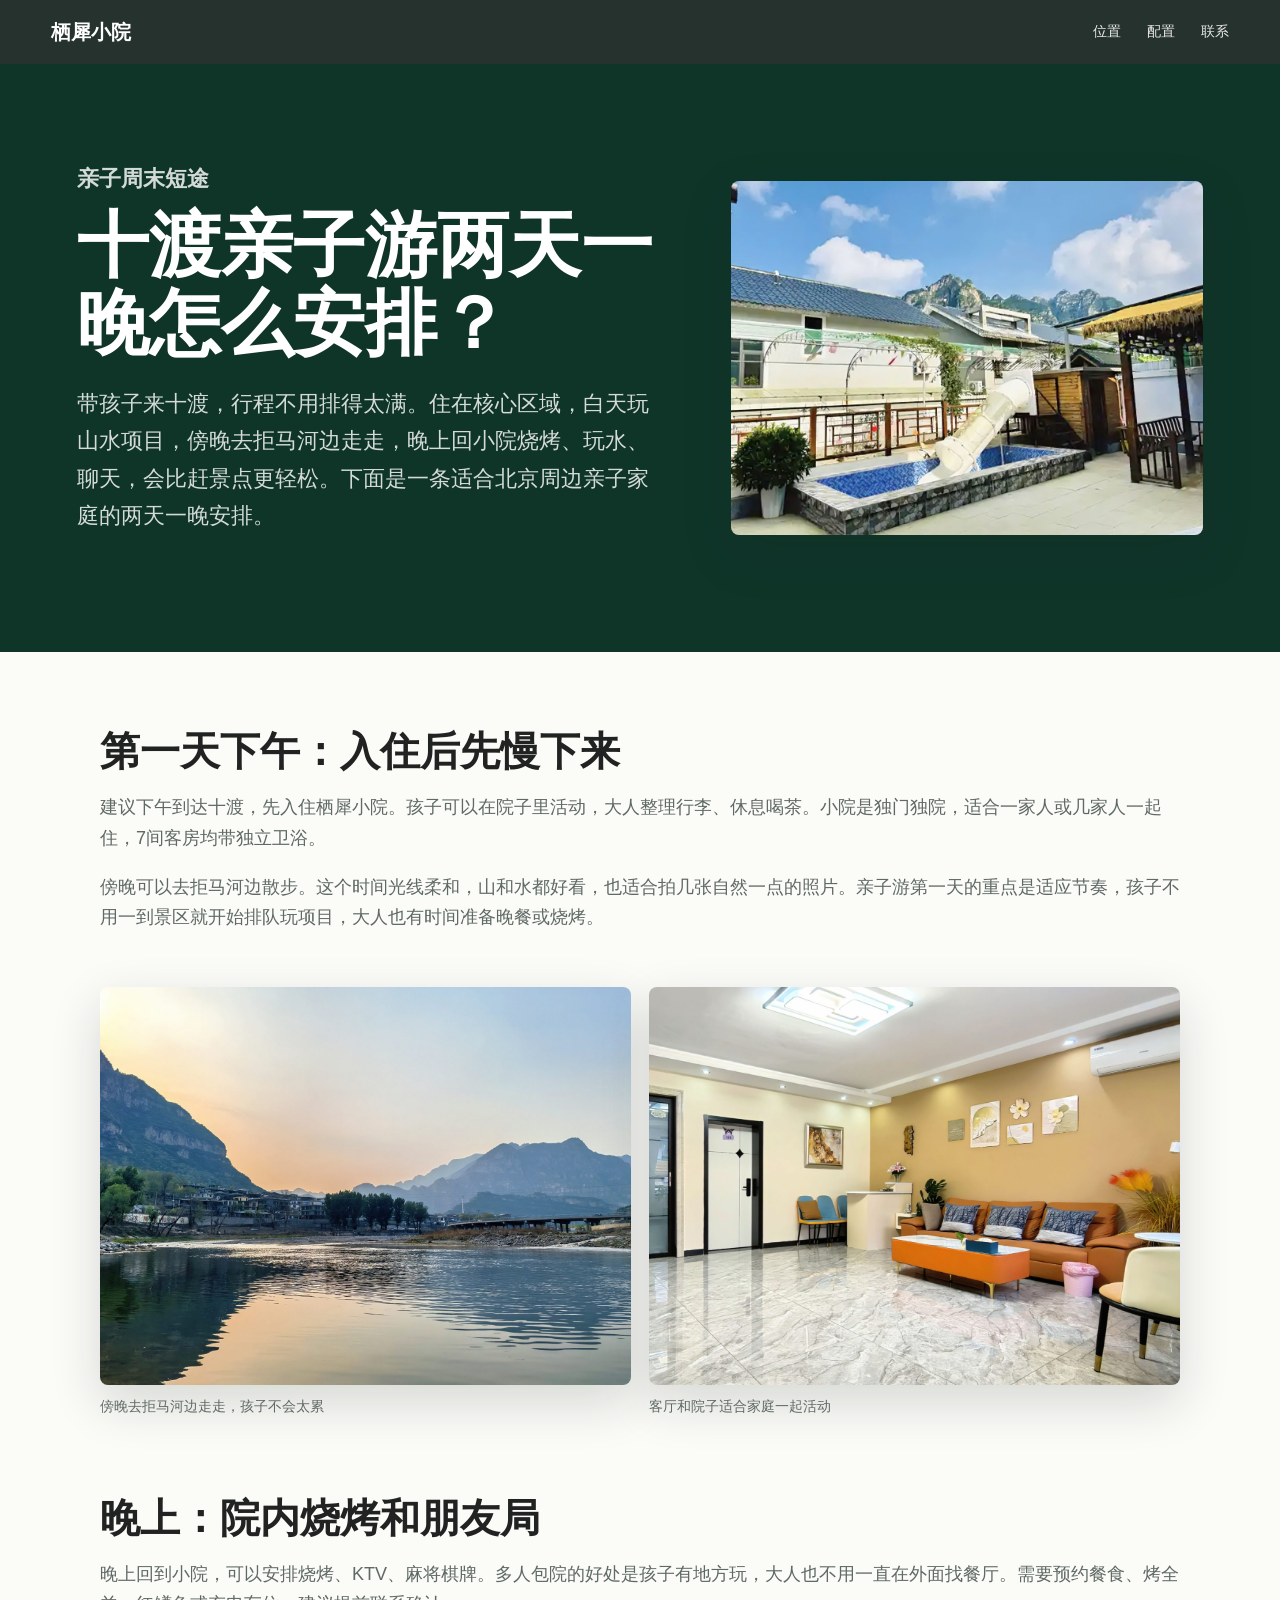
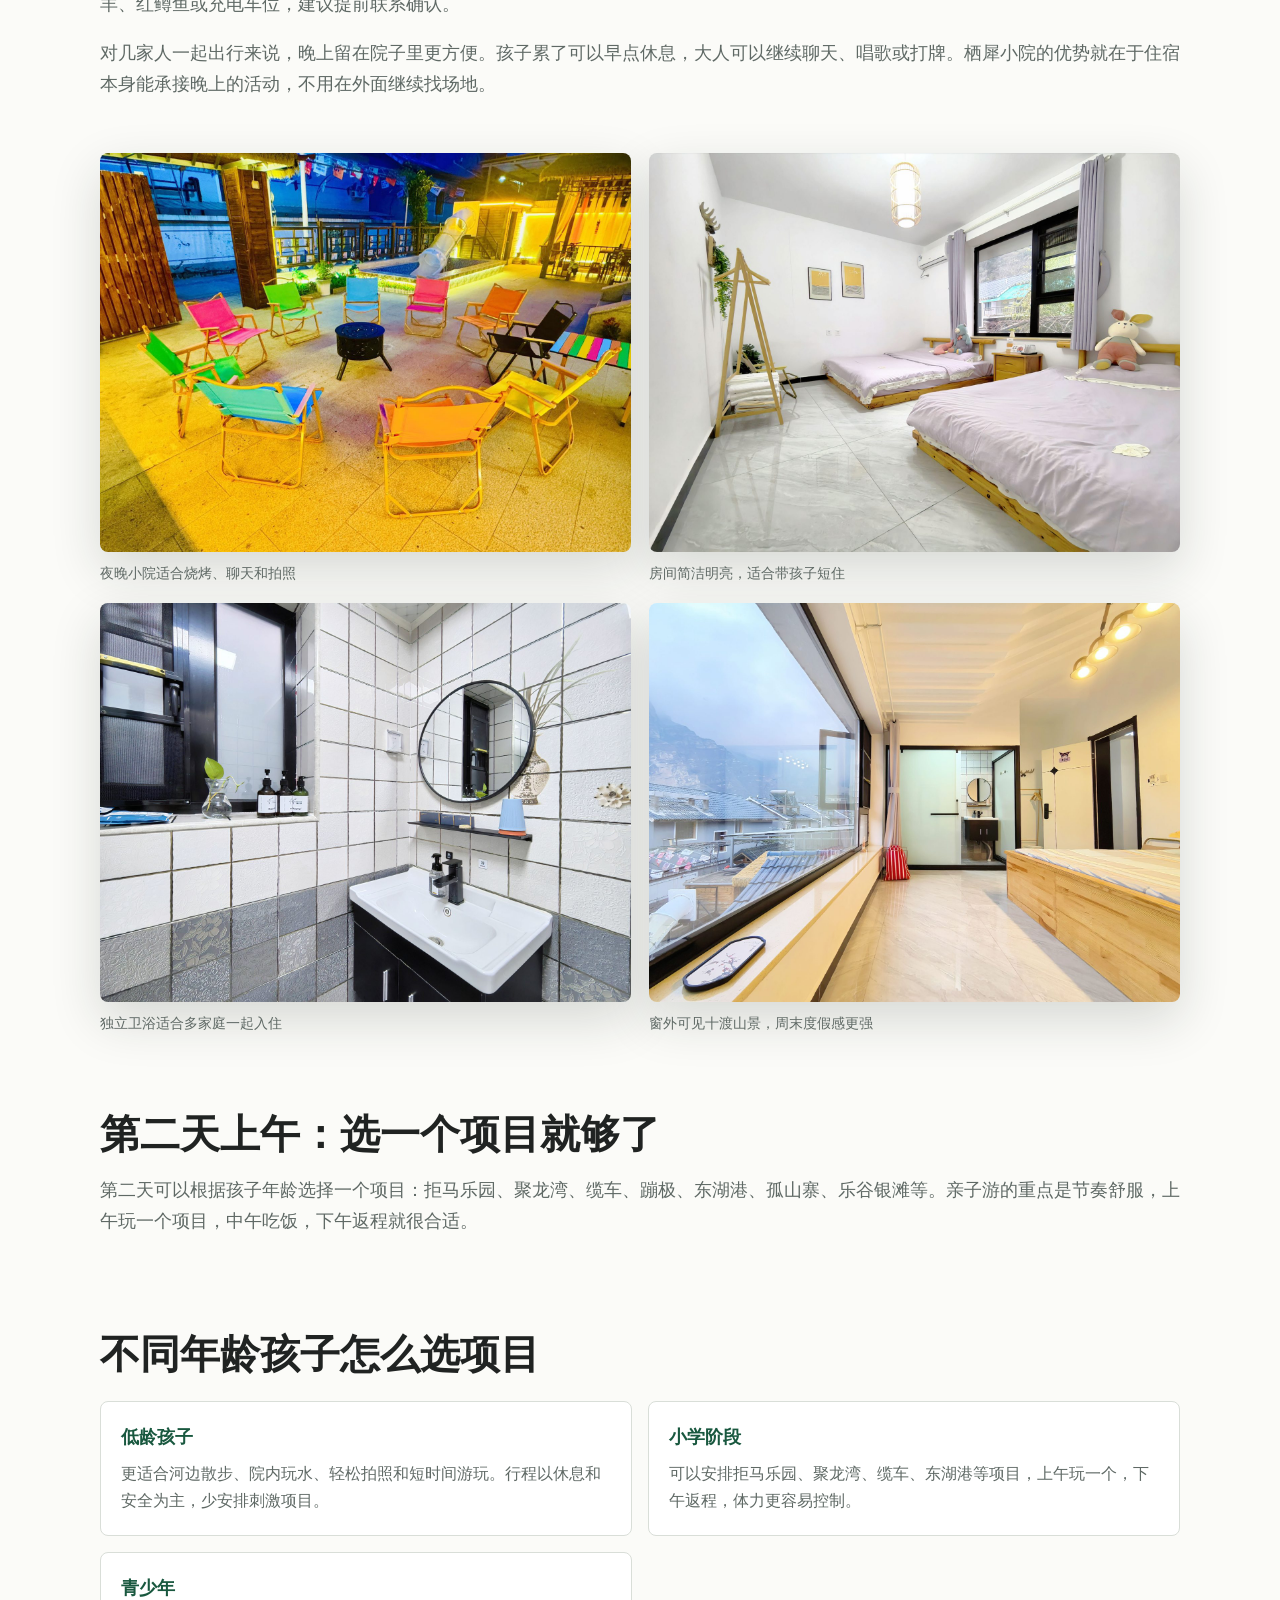
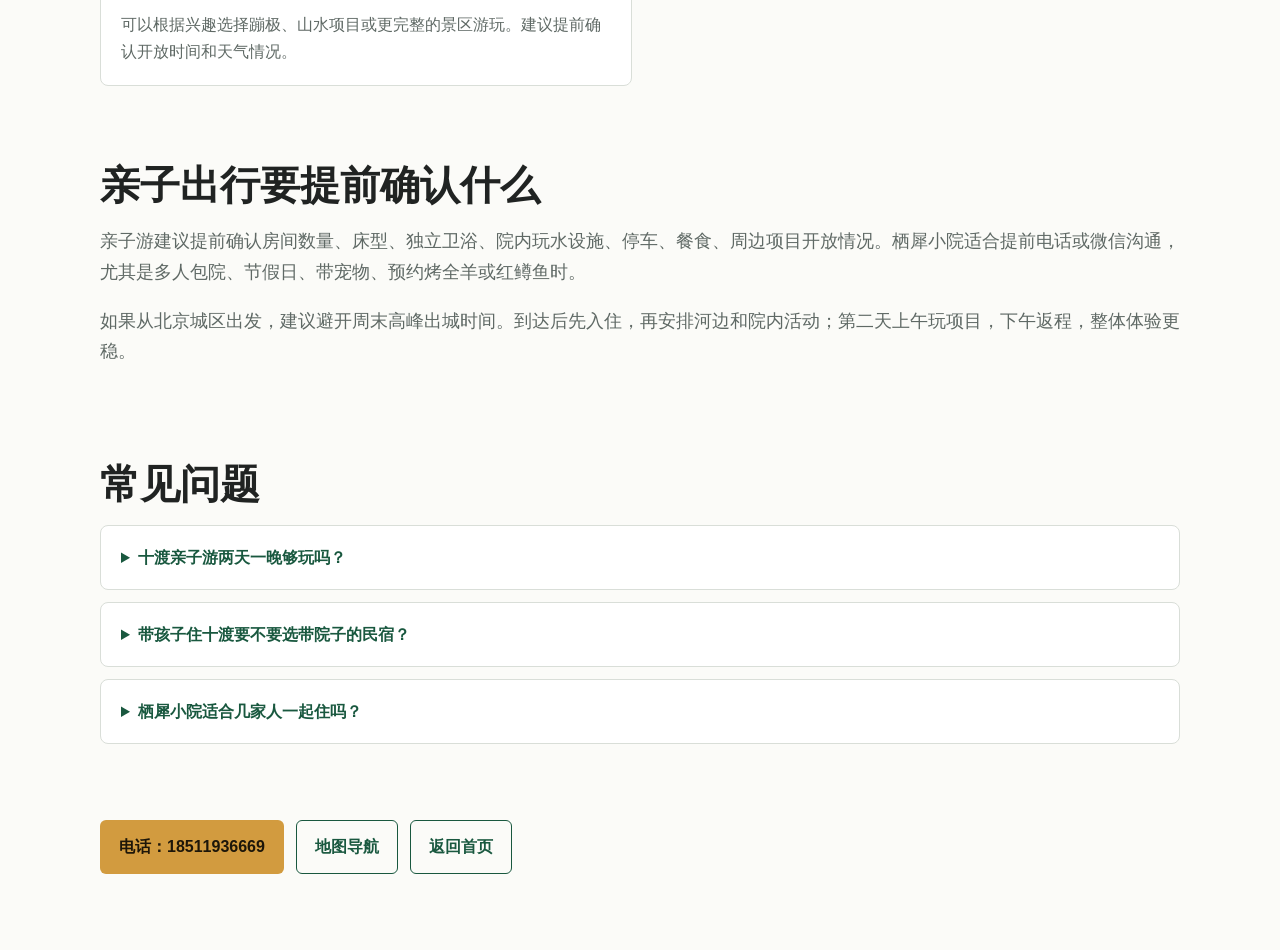
<file: shidu-family-2days.html>
<!doctype html>
<html lang="zh-CN">
  <head>
    <meta charset="utf-8" />
    <meta name="viewport" content="width=device-width, initial-scale=1" />
    <title>十渡亲子游两天一晚怎么安排｜栖犀小院</title>
    <meta
      name="description"
      content="北京周边十渡亲子游两天一晚攻略：第一天下午入住栖犀小院，傍晚拒马河散步，晚上院内烧烤、KTV、麻将棋牌和儿童戏水；第二天安排拒马乐园、聚龙湾、缆车、东湖港、孤山寨或乐谷银滩。"
    />
    <link rel="canonical" href="https://qixi.homes/shidu-family-2days.html" />
    <link rel="stylesheet" href="styles.css?v=20260707-1" />
  </head>
  <body>
    <header class="site-header article-header" aria-label="主导航">
      <a class="brand" href="index.html">栖犀小院</a>
      <nav class="nav-links">
        <a href="index.html#location">位置</a>
        <a href="index.html#amenities">配置</a>
        <a href="index.html#book">联系</a>
      </nav>
    </header>

    <main class="article-page">
      <section class="article-hero">
        <div>
          <p class="eyebrow">亲子周末短途</p>
          <h1>十渡亲子游两天一晚怎么安排？</h1>
          <p>
            带孩子来十渡，行程不用排得太满。住在核心区域，白天玩山水项目，傍晚去拒马河边走走，晚上回小院烧烤、玩水、聊天，会比赶景点更轻松。下面是一条适合北京周边亲子家庭的两天一晚安排。
          </p>
        </div>
        <img src="assets/qixi-courtyard-pool-day.jpg" alt="栖犀小院白天院子、泳池和水滑梯" />
      </section>

      <section class="article-section">
        <h2>第一天下午：入住后先慢下来</h2>
        <p>
          建议下午到达十渡，先入住栖犀小院。孩子可以在院子里活动，大人整理行李、休息喝茶。小院是独门独院，适合一家人或几家人一起住，7间客房均带独立卫浴。
        </p>
        <p>
          傍晚可以去拒马河边散步。这个时间光线柔和，山和水都好看，也适合拍几张自然一点的照片。亲子游第一天的重点是适应节奏，孩子不用一到景区就开始排队玩项目，大人也有时间准备晚餐或烧烤。
        </p>
      </section>

      <section class="article-image-grid">
        <figure>
          <img src="assets/shidu-river-sunset.jpg" alt="拒马河傍晚景色" />
          <figcaption>傍晚去拒马河边走走，孩子不会太累</figcaption>
        </figure>
        <figure>
          <img src="assets/qixi-living-room-wide.jpg" alt="栖犀小院公共客厅" />
          <figcaption>客厅和院子适合家庭一起活动</figcaption>
        </figure>
      </section>

      <section class="article-section">
        <h2>晚上：院内烧烤和朋友局</h2>
        <p>
          晚上回到小院，可以安排烧烤、KTV、麻将棋牌。多人包院的好处是孩子有地方玩，大人也不用一直在外面找餐厅。需要预约餐食、烤全羊、红鳟鱼或充电车位，建议提前联系确认。
        </p>
        <p>
          对几家人一起出行来说，晚上留在院子里更方便。孩子累了可以早点休息，大人可以继续聊天、唱歌或打牌。栖犀小院的优势就在于住宿本身能承接晚上的活动，不用在外面继续找场地。
        </p>
      </section>

      <section class="article-image-grid">
        <figure>
          <img src="assets/qixi-night-seating.jpg" alt="栖犀小院夜景和院子" />
          <figcaption>夜晚小院适合烧烤、聊天和拍照</figcaption>
        </figure>
        <figure>
          <img src="assets/qixi-family-room.jpg" alt="栖犀小院亲子住宿房间" />
          <figcaption>房间简洁明亮，适合带孩子短住</figcaption>
        </figure>
        <figure>
          <img src="assets/qixi-bathroom-wide.jpg" alt="栖犀小院独立卫浴" />
          <figcaption>独立卫浴适合多家庭一起入住</figcaption>
        </figure>
        <figure>
          <img src="assets/qixi-window-room.jpg" alt="栖犀小院观景房" />
          <figcaption>窗外可见十渡山景，周末度假感更强</figcaption>
        </figure>
      </section>

      <section class="article-section">
        <h2>第二天上午：选一个项目就够了</h2>
        <p>
          第二天可以根据孩子年龄选择一个项目：拒马乐园、聚龙湾、缆车、蹦极、东湖港、孤山寨、乐谷银滩等。亲子游的重点是节奏舒服，上午玩一个项目，中午吃饭，下午返程就很合适。
        </p>
      </section>

      <section class="article-section">
        <h2>不同年龄孩子怎么选项目</h2>
        <div class="info-list">
          <div>
            <strong>低龄孩子</strong>
            <span>更适合河边散步、院内玩水、轻松拍照和短时间游玩。行程以休息和安全为主，少安排刺激项目。</span>
          </div>
          <div>
            <strong>小学阶段</strong>
            <span>可以安排拒马乐园、聚龙湾、缆车、东湖港等项目，上午玩一个，下午返程，体力更容易控制。</span>
          </div>
          <div>
            <strong>青少年</strong>
            <span>可以根据兴趣选择蹦极、山水项目或更完整的景区游玩。建议提前确认开放时间和天气情况。</span>
          </div>
        </div>
      </section>

      <section class="article-section">
        <h2>亲子出行要提前确认什么</h2>
        <p>
          亲子游建议提前确认房间数量、床型、独立卫浴、院内玩水设施、停车、餐食、周边项目开放情况。栖犀小院适合提前电话或微信沟通，尤其是多人包院、节假日、带宠物、预约烤全羊或红鳟鱼时。
        </p>
        <p>
          如果从北京城区出发，建议避开周末高峰出城时间。到达后先入住，再安排河边和院内活动；第二天上午玩项目，下午返程，整体体验更稳。
        </p>
      </section>

      <section class="article-section faq-section">
        <h2>常见问题</h2>
        <details>
          <summary>十渡亲子游两天一晚够玩吗？</summary>
          <p>够玩。建议第一天入住和河边散步，晚上院内烧烤；第二天上午安排一个景区项目，中午吃饭后返程。</p>
        </details>
        <details>
          <summary>带孩子住十渡要不要选带院子的民宿？</summary>
          <p>带院子会更方便。孩子可以在院内活动，大人也能烧烤、聊天或准备餐食，遇到天气变化也有备用活动空间。</p>
        </details>
        <details>
          <summary>栖犀小院适合几家人一起住吗？</summary>
          <p>适合。小院共7间客房，独立卫浴，可住约17-20人，更适合亲子家庭、朋友聚会和多人包院。</p>
        </details>
      </section>

      <section class="article-cta">
        <a class="button primary" href="tel:18511936669">电话：18511936669</a>
        <a class="button secondary" href="https://uri.amap.com/search?keyword=%E6%A0%96%E7%8A%80%E5%B0%8F%E9%99%A2%20%E5%8C%97%E4%BA%AC%E6%88%BF%E5%B1%B1%E5%8C%BA%E5%8D%81%E6%B8%A1%E9%95%87%E4%B9%9D%E6%B8%A1%E6%9D%91%E5%88%AB%E5%A2%85%E5%8C%BA3%E6%8E%922%E6%A0%8B&city=%E5%8C%97%E4%BA%AC&view=map" target="_blank" rel="noreferrer">地图导航</a>
        <a class="button secondary" href="index.html">返回首页</a>
      </section>
    </main>
  </body>
</html>
</file>
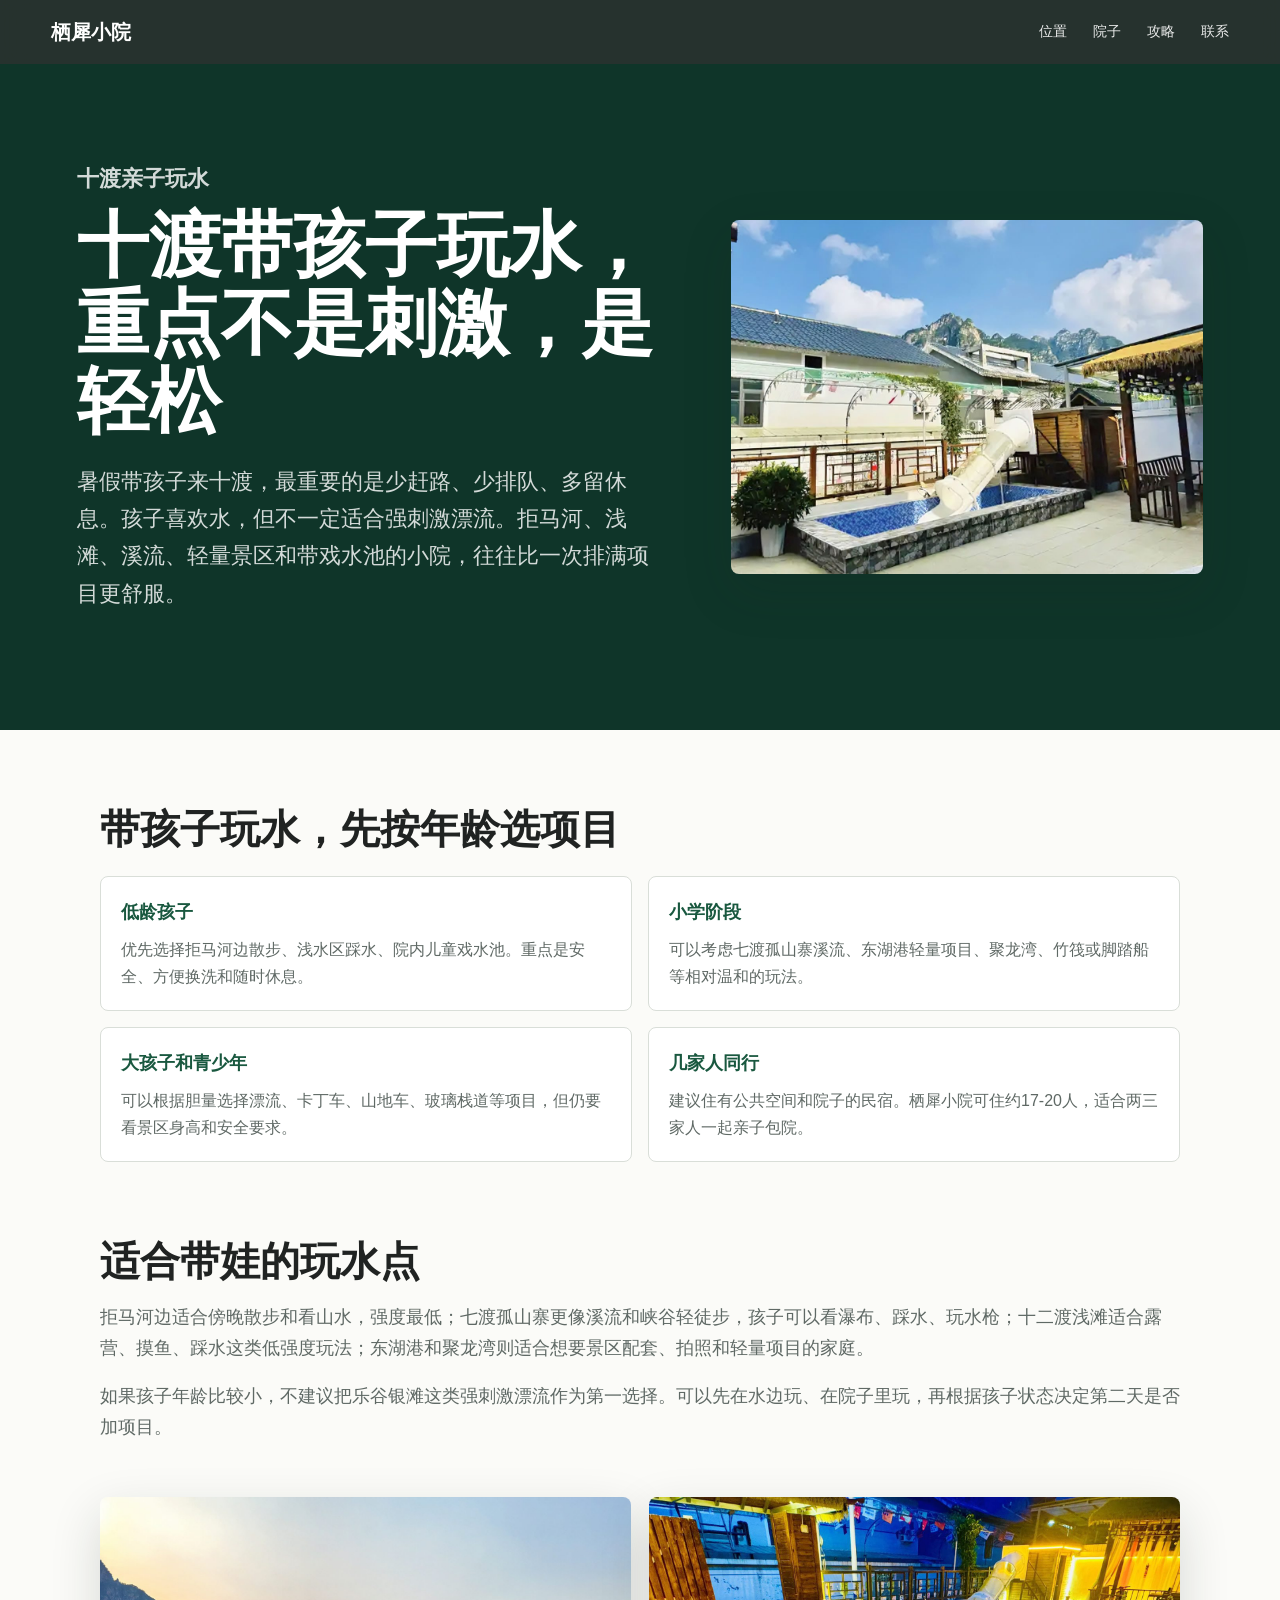
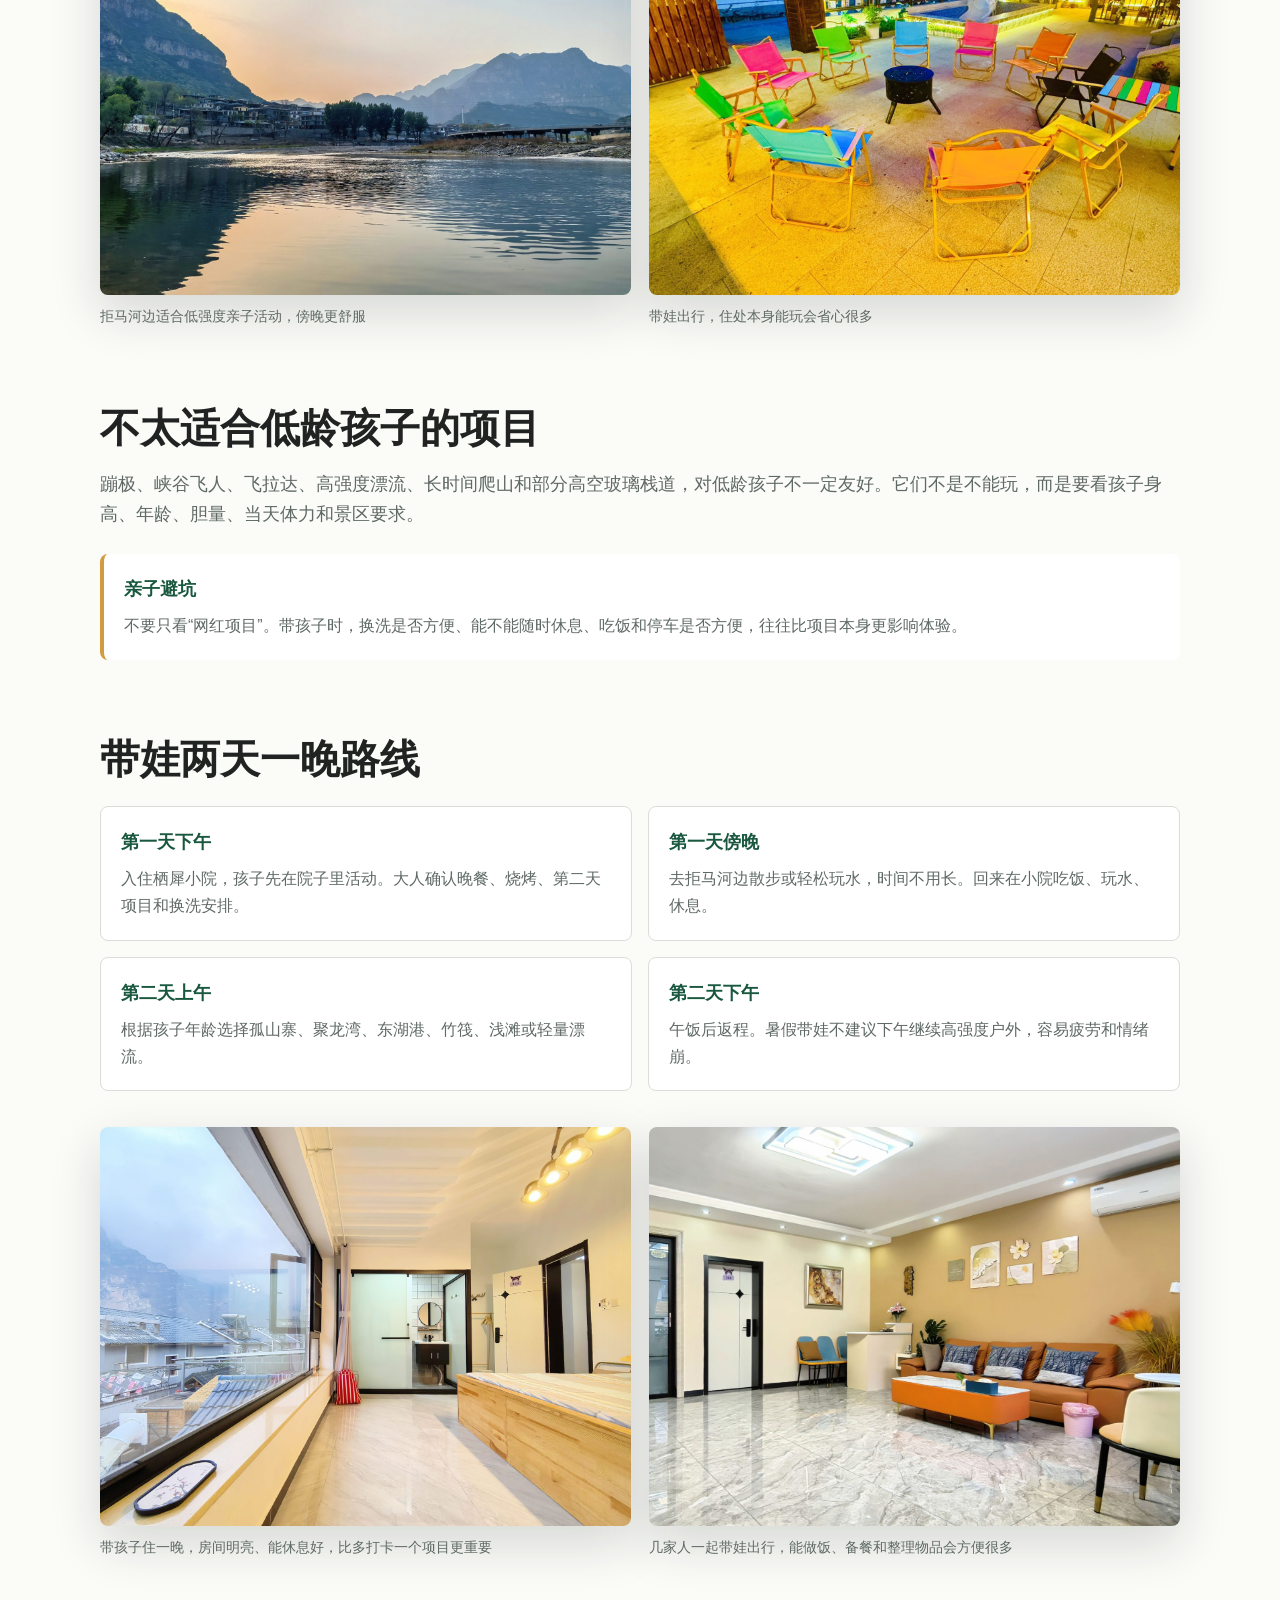
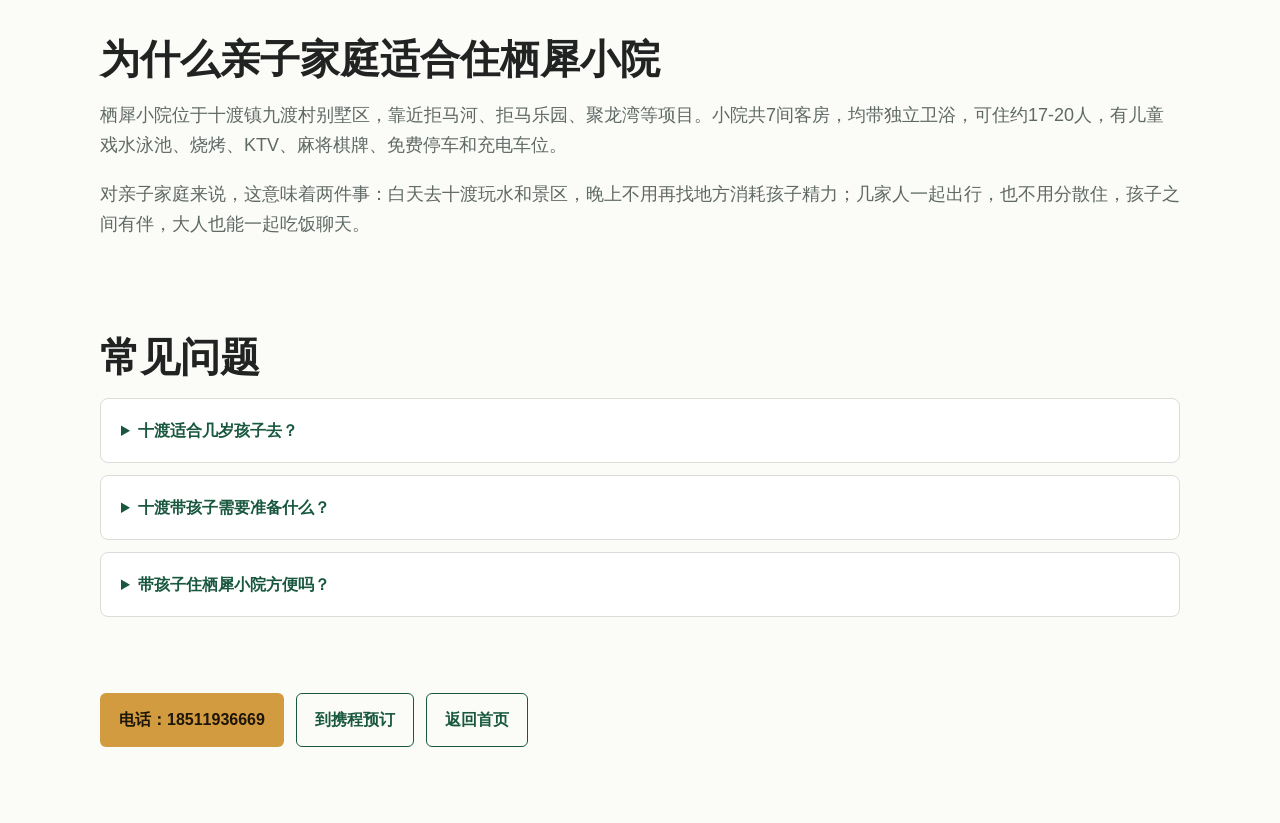
<file: shidu-kids-water-guide.html>
<!doctype html>
<html lang="zh-CN">
  <head>
    <meta charset="utf-8" />
    <meta name="viewport" content="width=device-width, initial-scale=1" />
    <title>十渡带孩子玩水攻略｜暑假亲子怎么安排｜栖犀小院</title>
    <meta
      name="description"
      content="十渡带孩子玩水怎么玩？整理拒马河、七渡孤山寨、十二渡浅滩、东湖港、聚龙湾和院内戏水等亲子选择，并介绍位于九渡村、适合亲子包院的栖犀小院。"
    />
    <link rel="canonical" href="https://qixi.homes/shidu-kids-water-guide.html" />
    <link rel="stylesheet" href="styles.css?v=20260710-1" />
    <script type="application/ld+json">
      {
        "@context": "https://schema.org",
        "@type": "Article",
        "headline": "十渡带孩子玩水攻略：暑假亲子怎么安排",
        "description": "十渡亲子玩水地点、低龄孩子适合项目、住宿与栖犀小院介绍。",
        "author": { "@type": "Organization", "name": "栖犀小院" },
        "publisher": { "@type": "Organization", "name": "栖犀小院" },
        "mainEntityOfPage": "https://qixi.homes/shidu-kids-water-guide.html",
        "about": ["十渡带孩子玩水", "十渡亲子游", "十渡暑假带娃", "栖犀小院"]
      }
    </script>
  </head>
  <body>
    <header class="site-header article-header" aria-label="主导航">
      <a class="brand" href="index.html">栖犀小院</a>
      <nav class="nav-links">
        <a href="index.html#location">位置</a>
        <a href="index.html#courtyard">院子</a>
        <a href="index.html#guide">攻略</a>
        <a href="index.html#book">联系</a>
      </nav>
    </header>

    <main class="article-page">
      <section class="article-hero">
        <div>
          <p class="eyebrow">十渡亲子玩水</p>
          <h1>十渡带孩子玩水，重点不是刺激，是轻松</h1>
          <p>
            暑假带孩子来十渡，最重要的是少赶路、少排队、多留休息。孩子喜欢水，但不一定适合强刺激漂流。拒马河、浅滩、溪流、轻量景区和带戏水池的小院，往往比一次排满项目更舒服。
          </p>
        </div>
        <img src="assets/qixi-courtyard-pool-day.jpg" alt="栖犀小院适合带孩子玩水的院子" />
      </section>

      <section class="article-section">
        <h2>带孩子玩水，先按年龄选项目</h2>
        <div class="info-list">
          <div>
            <strong>低龄孩子</strong>
            <span>优先选择拒马河边散步、浅水区踩水、院内儿童戏水池。重点是安全、方便换洗和随时休息。</span>
          </div>
          <div>
            <strong>小学阶段</strong>
            <span>可以考虑七渡孤山寨溪流、东湖港轻量项目、聚龙湾、竹筏或脚踏船等相对温和的玩法。</span>
          </div>
          <div>
            <strong>大孩子和青少年</strong>
            <span>可以根据胆量选择漂流、卡丁车、山地车、玻璃栈道等项目，但仍要看景区身高和安全要求。</span>
          </div>
          <div>
            <strong>几家人同行</strong>
            <span>建议住有公共空间和院子的民宿。栖犀小院可住约17-20人，适合两三家人一起亲子包院。</span>
          </div>
        </div>
      </section>

      <section class="article-section">
        <h2>适合带娃的玩水点</h2>
        <p>
          拒马河边适合傍晚散步和看山水，强度最低；七渡孤山寨更像溪流和峡谷轻徒步，孩子可以看瀑布、踩水、玩水枪；十二渡浅滩适合露营、摸鱼、踩水这类低强度玩法；东湖港和聚龙湾则适合想要景区配套、拍照和轻量项目的家庭。
        </p>
        <p>
          如果孩子年龄比较小，不建议把乐谷银滩这类强刺激漂流作为第一选择。可以先在水边玩、在院子里玩，再根据孩子状态决定第二天是否加项目。
        </p>
      </section>

      <section class="article-image-grid">
        <figure>
          <img src="assets/shidu-river-sunset.jpg" alt="十渡拒马河亲子玩水" />
          <figcaption>拒马河边适合低强度亲子活动，傍晚更舒服</figcaption>
        </figure>
        <figure>
          <img src="assets/qixi-night-seating.jpg" alt="栖犀小院儿童戏水和院子" />
          <figcaption>带娃出行，住处本身能玩会省心很多</figcaption>
        </figure>
      </section>

      <section class="article-section">
        <h2>不太适合低龄孩子的项目</h2>
        <p>
          蹦极、峡谷飞人、飞拉达、高强度漂流、长时间爬山和部分高空玻璃栈道，对低龄孩子不一定友好。它们不是不能玩，而是要看孩子身高、年龄、胆量、当天体力和景区要求。
        </p>
        <div class="article-highlight">
          <strong>亲子避坑</strong>
          <span>不要只看“网红项目”。带孩子时，换洗是否方便、能不能随时休息、吃饭和停车是否方便，往往比项目本身更影响体验。</span>
        </div>
      </section>

      <section class="article-section">
        <h2>带娃两天一晚路线</h2>
        <div class="info-list">
          <div>
            <strong>第一天下午</strong>
            <span>入住栖犀小院，孩子先在院子里活动。大人确认晚餐、烧烤、第二天项目和换洗安排。</span>
          </div>
          <div>
            <strong>第一天傍晚</strong>
            <span>去拒马河边散步或轻松玩水，时间不用长。回来在小院吃饭、玩水、休息。</span>
          </div>
          <div>
            <strong>第二天上午</strong>
            <span>根据孩子年龄选择孤山寨、聚龙湾、东湖港、竹筏、浅滩或轻量漂流。</span>
          </div>
          <div>
            <strong>第二天下午</strong>
            <span>午饭后返程。暑假带娃不建议下午继续高强度户外，容易疲劳和情绪崩。</span>
          </div>
        </div>
      </section>

      <section class="article-image-grid">
        <figure>
          <img src="assets/qixi-window-room.jpg" alt="栖犀小院适合亲子入住的观景房" />
          <figcaption>带孩子住一晚，房间明亮、能休息好，比多打卡一个项目更重要</figcaption>
        </figure>
        <figure>
          <img src="assets/qixi-living-room-wide.jpg" alt="栖犀小院公共空间和做饭聚会动线" />
          <figcaption>几家人一起带娃出行，能做饭、备餐和整理物品会方便很多</figcaption>
        </figure>
      </section>

      <section class="article-section">
        <h2>为什么亲子家庭适合住栖犀小院</h2>
        <p>
          栖犀小院位于十渡镇九渡村别墅区，靠近拒马河、拒马乐园、聚龙湾等项目。小院共7间客房，均带独立卫浴，可住约17-20人，有儿童戏水泳池、烧烤、KTV、麻将棋牌、免费停车和充电车位。
        </p>
        <p>
          对亲子家庭来说，这意味着两件事：白天去十渡玩水和景区，晚上不用再找地方消耗孩子精力；几家人一起出行，也不用分散住，孩子之间有伴，大人也能一起吃饭聊天。
        </p>
      </section>

      <section class="article-section faq-section">
        <h2>常见问题</h2>
        <details>
          <summary>十渡适合几岁孩子去？</summary>
          <p>低龄孩子适合浅水、河边、院内戏水和轻量景区；年龄大一些再考虑漂流、玻璃栈道、卡丁车等项目。具体要看孩子体力和景区限制。</p>
        </details>
        <details>
          <summary>十渡带孩子需要准备什么？</summary>
          <p>建议带换洗衣物、毛巾、溯溪鞋、防晒、驱蚊、全密封防水袋、孩子零食和常用药。暑假周末建议提前订房。</p>
        </details>
        <details>
          <summary>带孩子住栖犀小院方便吗？</summary>
          <p>方便。小院有独立院子、儿童戏水泳池、7间独立卫浴客房和公共空间，适合亲子家庭和几家人一起包院。</p>
        </details>
      </section>

      <section class="article-cta">
        <a class="button primary" href="tel:18511936669">电话：18511936669</a>
        <a class="button secondary" href="https://hotels.ctrip.com/hotels/134068230.html?cityid=1" target="_blank" rel="noreferrer">到携程预订</a>
        <a class="button secondary" href="index.html">返回首页</a>
      </section>
    </main>
  </body>
</html>
</file>
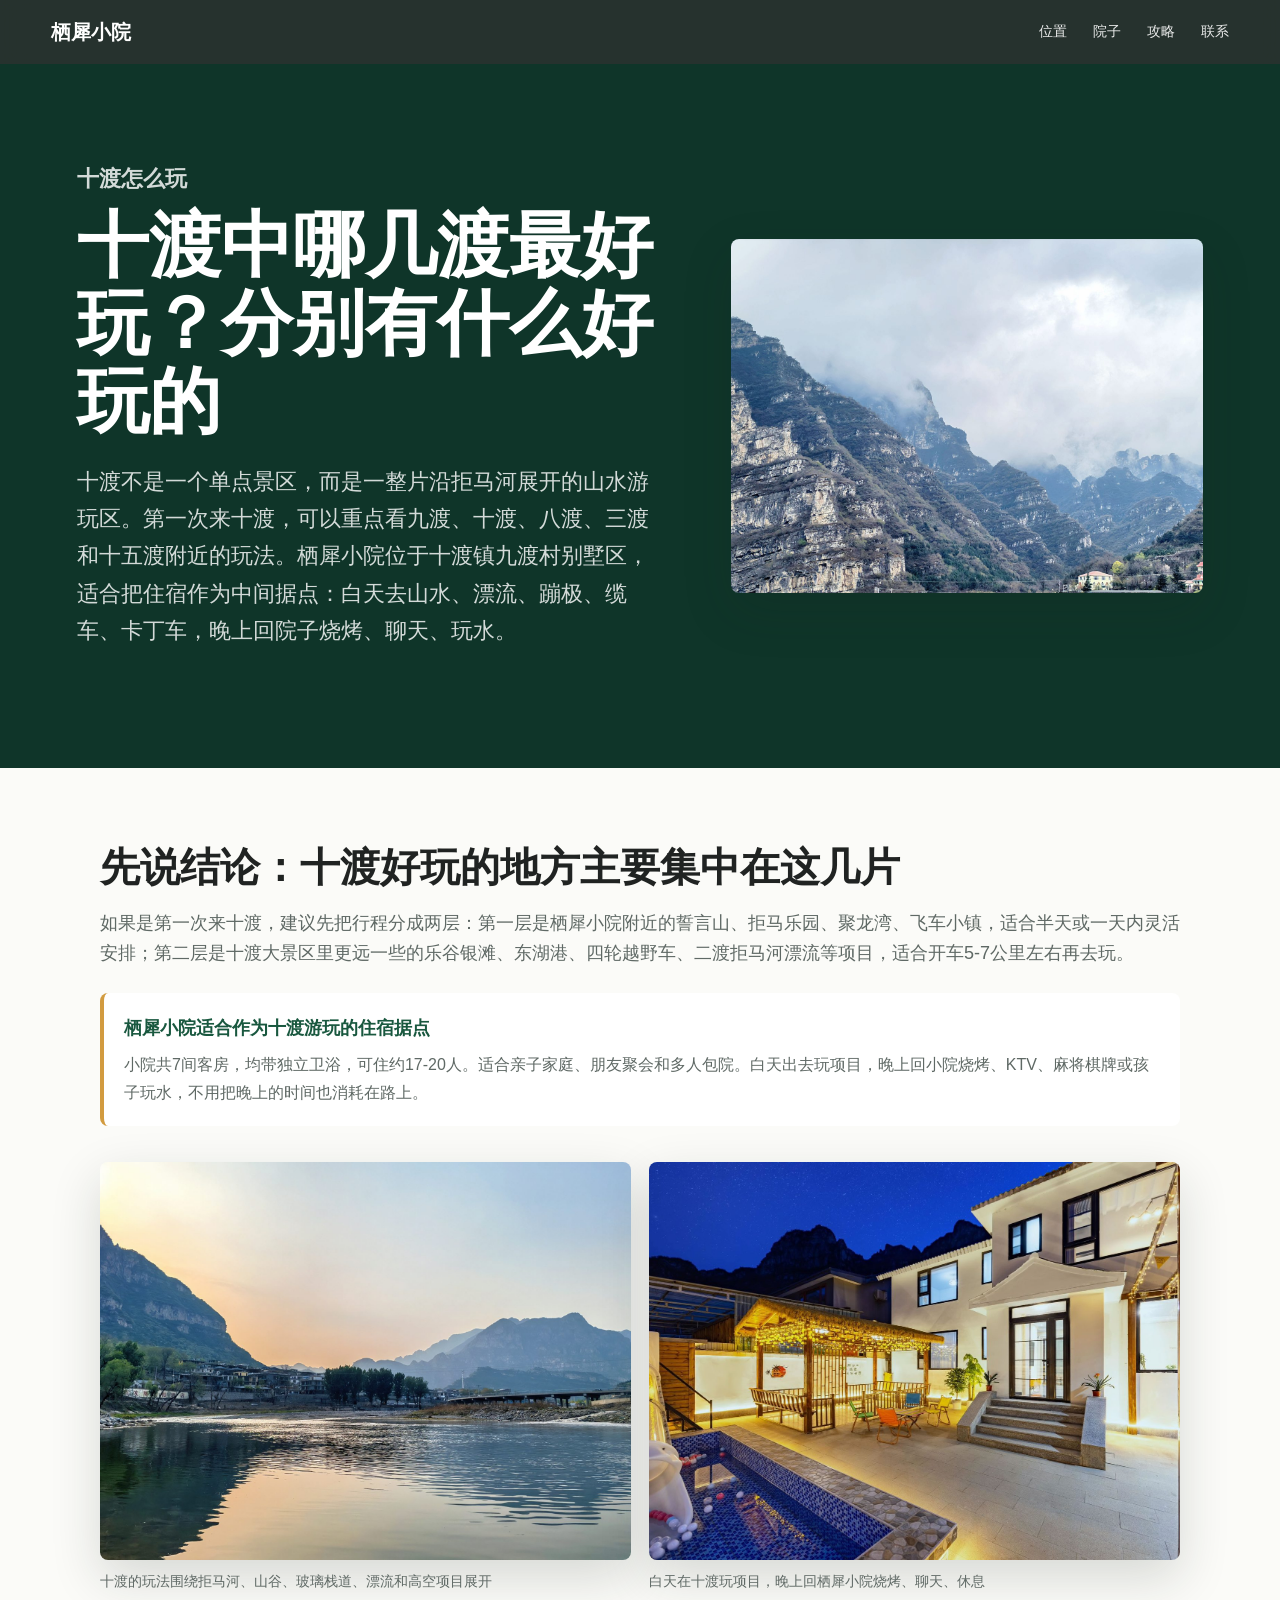
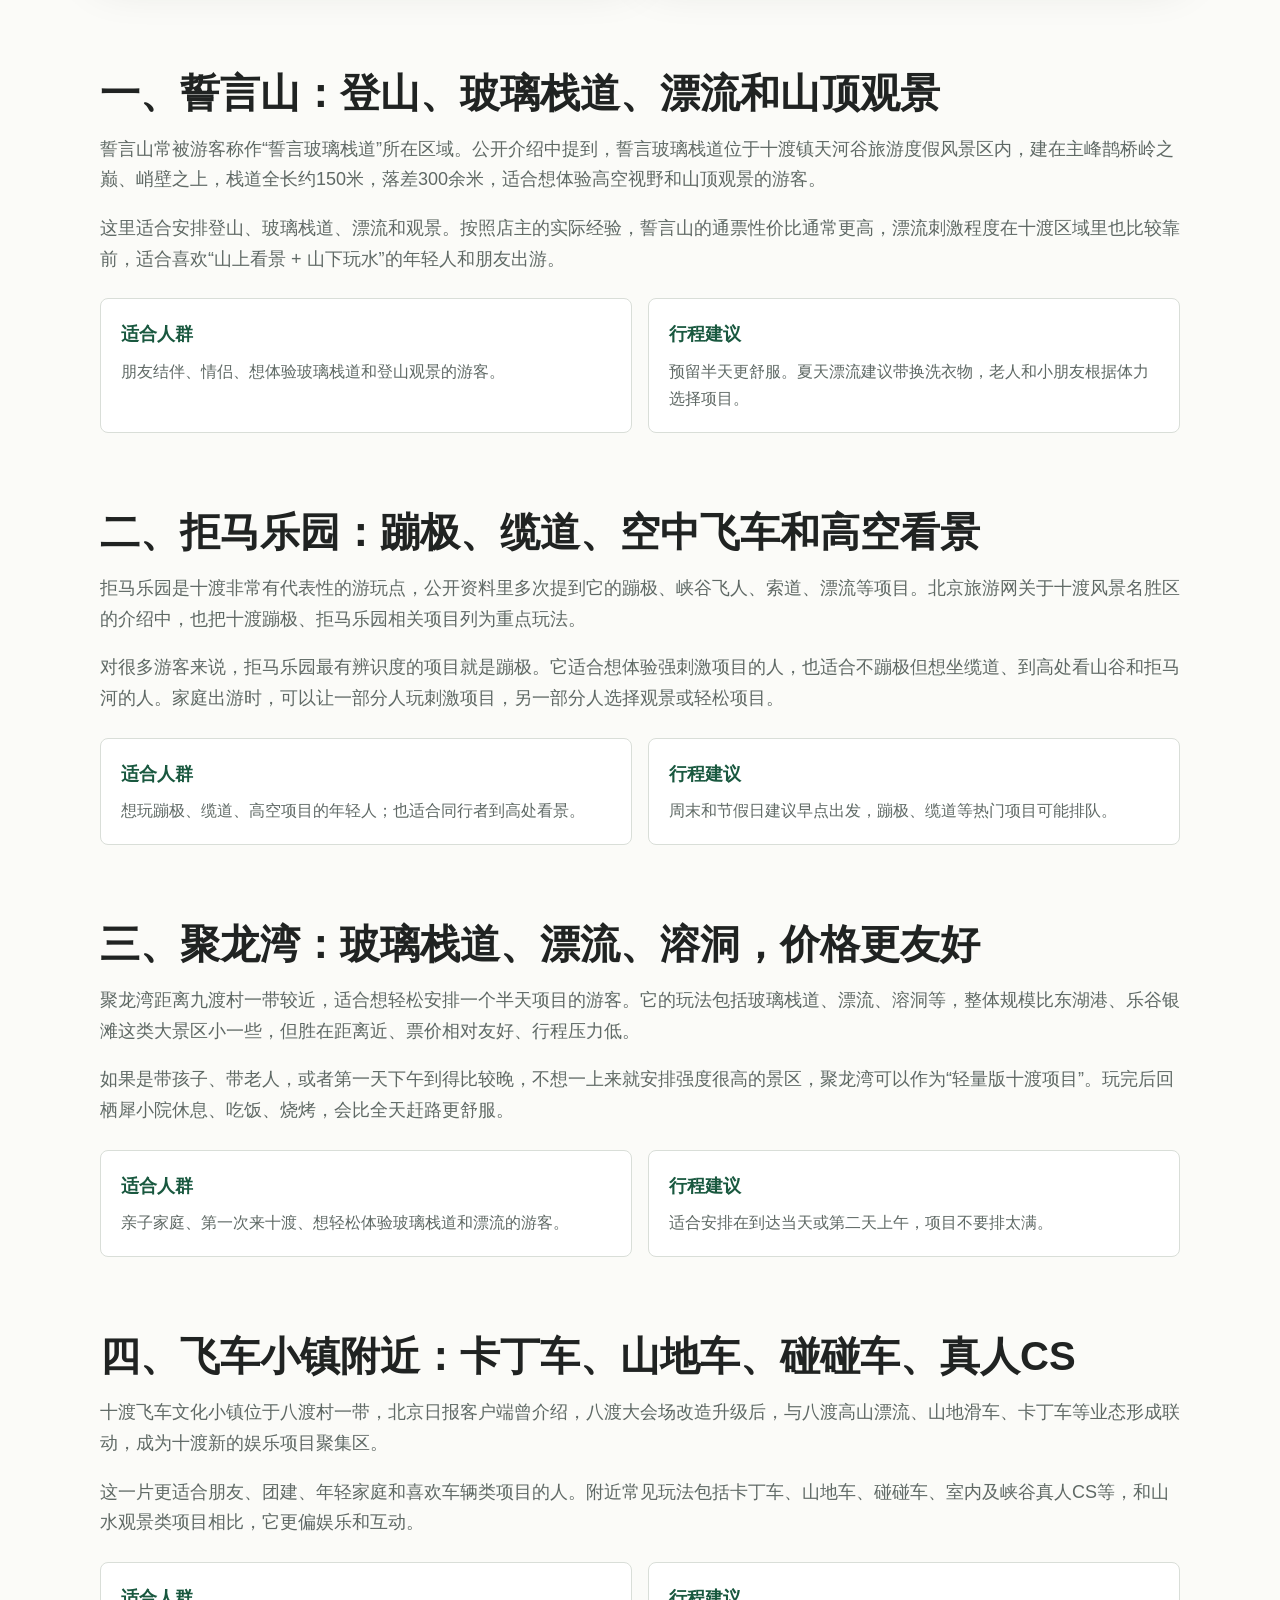
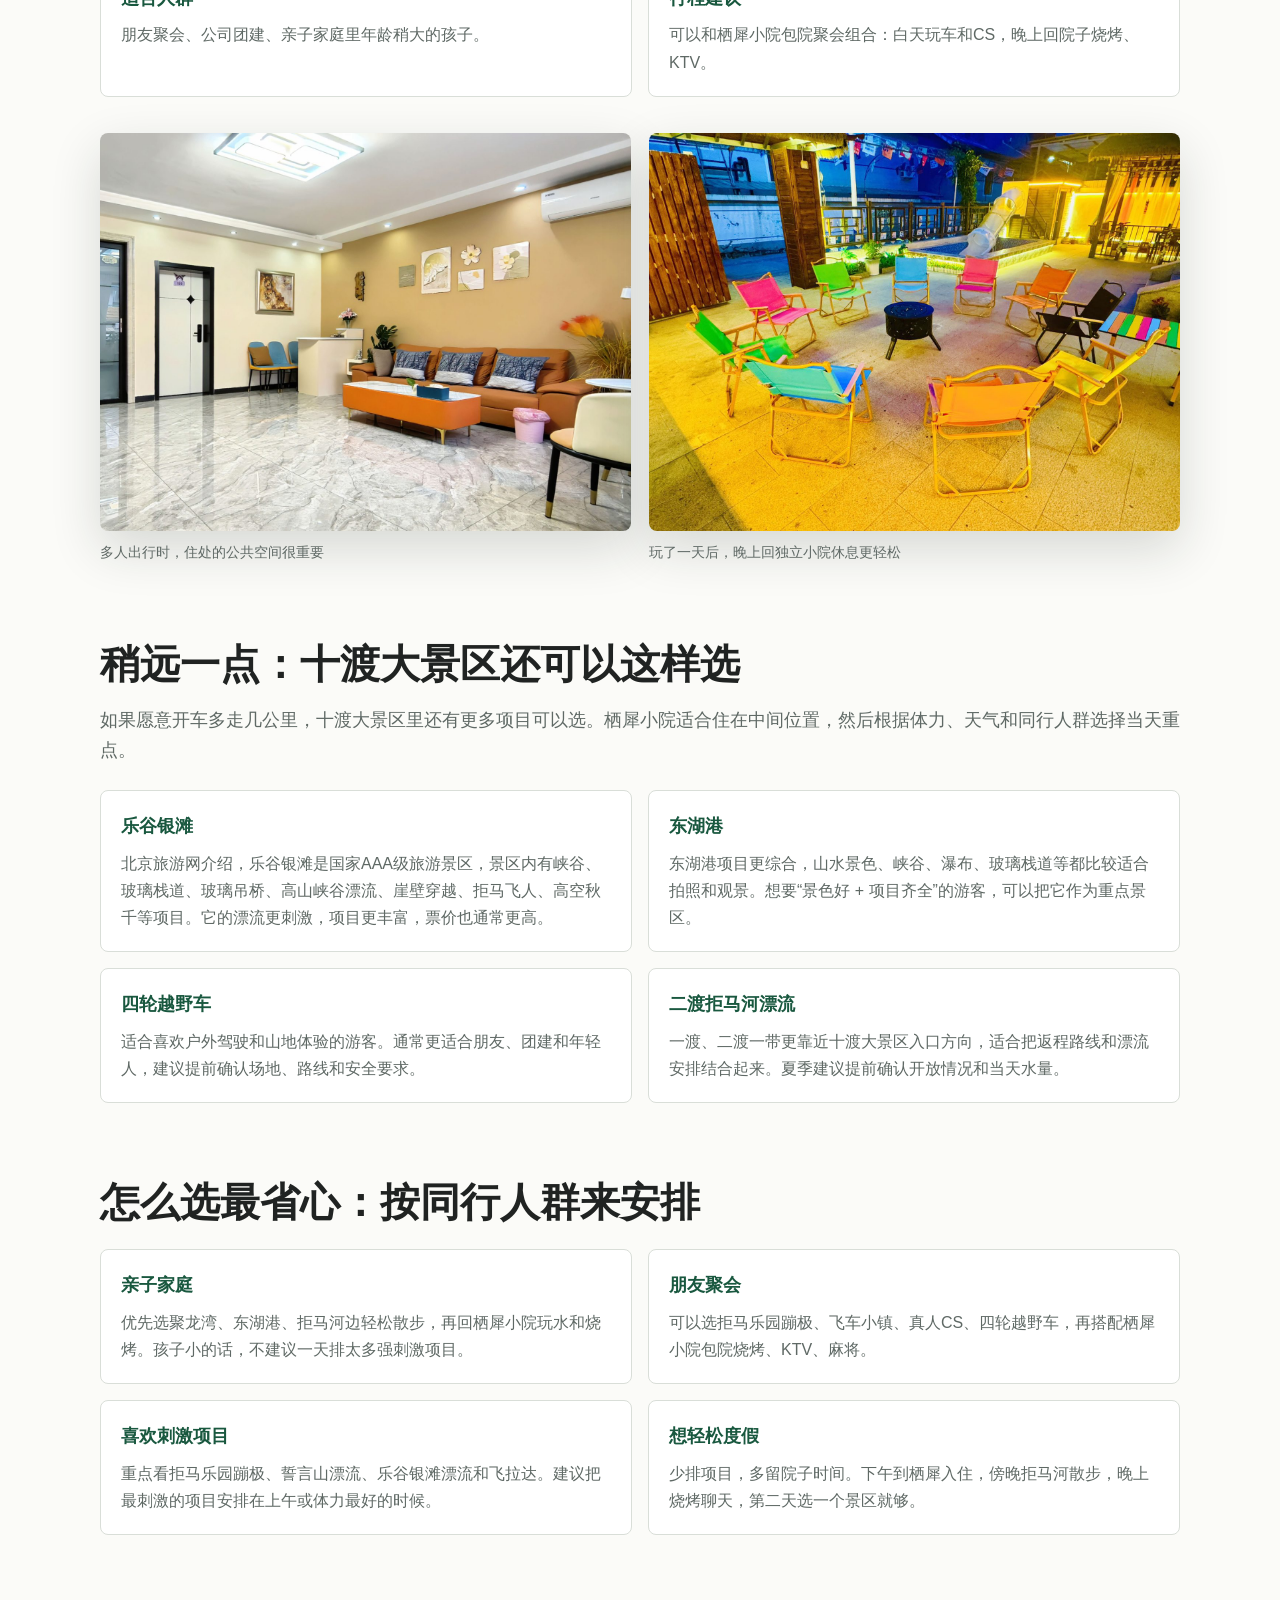
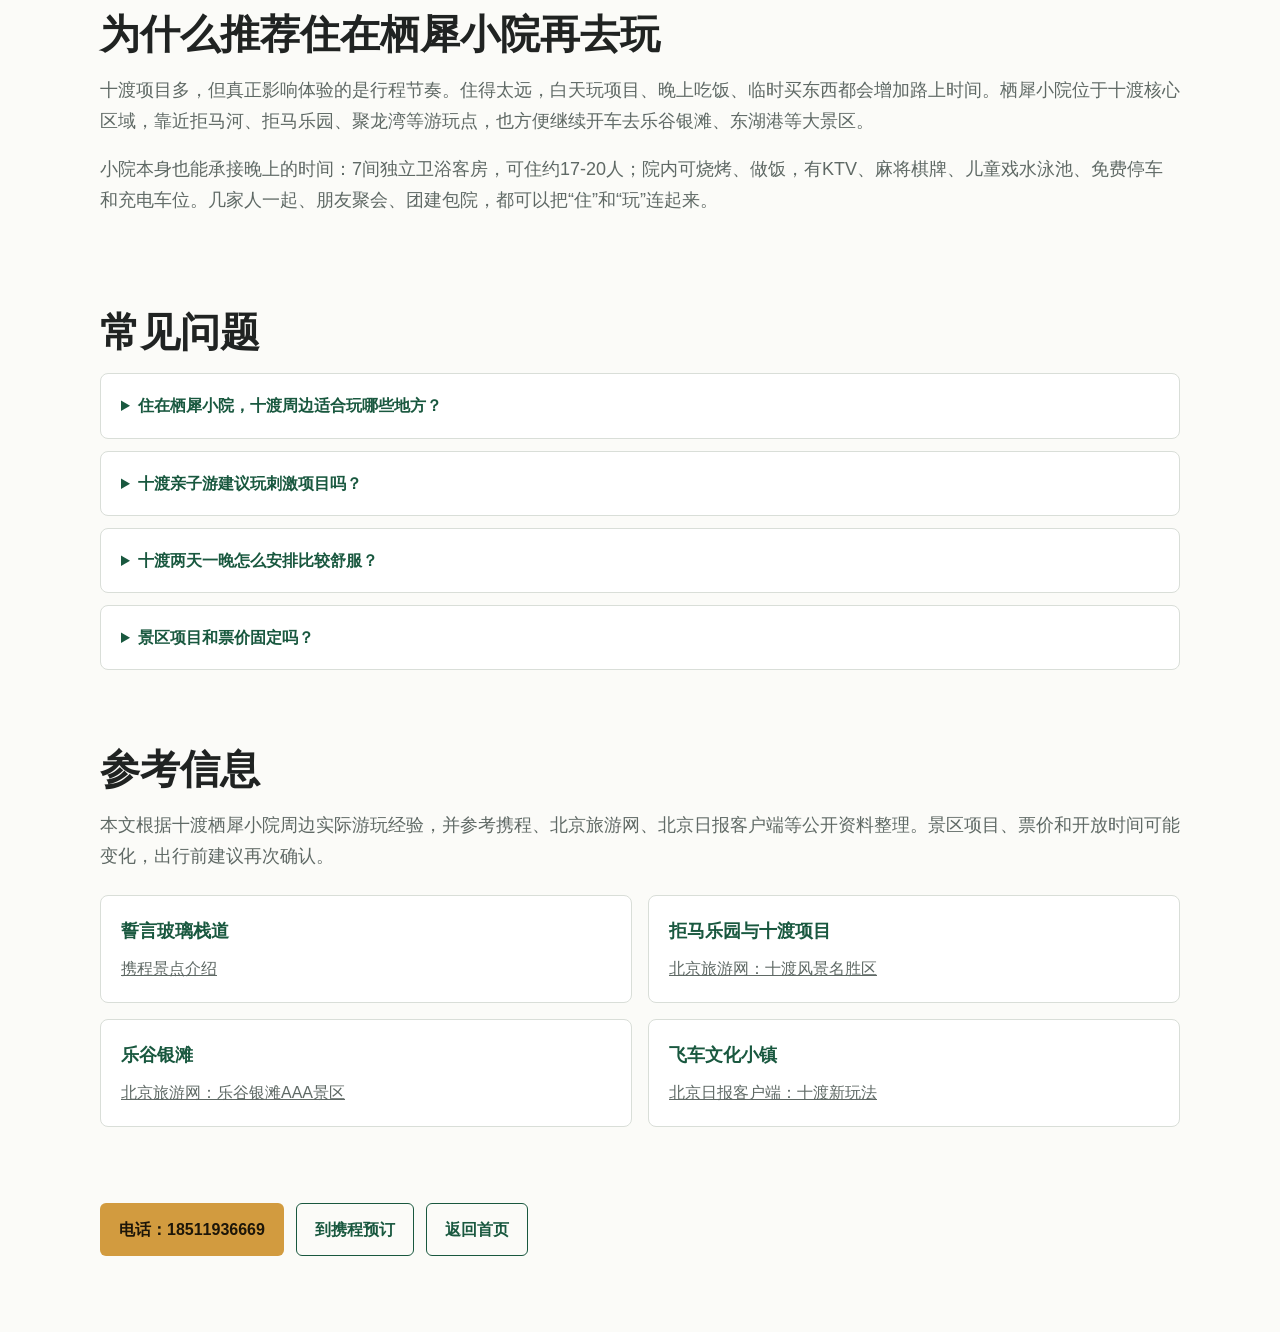
<file: shidu-nearby-attractions.html>
<!doctype html>
<html lang="zh-CN">
  <head>
    <meta charset="utf-8" />
    <meta name="viewport" content="width=device-width, initial-scale=1" />
    <title>十渡怎么玩｜十渡中哪几渡最好玩｜栖犀小院周边游玩攻略</title>
    <meta
      name="description"
      content="十渡怎么玩？十渡中哪几渡最好玩？住在栖犀小院，周边可玩誓言山、拒马乐园、聚龙湾、飞车小镇，也方便前往乐谷银滩、东湖港、四轮越野车和二渡拒马河漂流。"
    />
    <link rel="canonical" href="https://qixi.homes/shidu-nearby-attractions.html" />
    <link rel="stylesheet" href="styles.css?v=20260710-1" />
    <script type="application/ld+json">
      {
        "@context": "https://schema.org",
        "@type": "Article",
        "headline": "十渡怎么玩？十渡中哪几渡最好玩？栖犀小院周边游玩攻略",
        "description": "介绍十渡分别有哪些好玩的，以及栖犀小院周边的誓言山、拒马乐园、聚龙湾、飞车小镇、乐谷银滩、东湖港、四轮越野车、二渡拒马河漂流等游玩地。",
        "author": {
          "@type": "Organization",
          "name": "栖犀小院"
        },
        "publisher": {
          "@type": "Organization",
          "name": "栖犀小院"
        },
        "mainEntityOfPage": "https://qixi.homes/shidu-nearby-attractions.html",
        "about": ["十渡", "十渡住宿", "十渡亲子游", "十渡包院民宿", "拒马乐园", "乐谷银滩", "东湖港"]
      }
    </script>
  </head>
  <body>
    <header class="site-header article-header" aria-label="主导航">
      <a class="brand" href="index.html">栖犀小院</a>
      <nav class="nav-links">
        <a href="index.html#location">位置</a>
        <a href="index.html#courtyard">院子</a>
        <a href="index.html#guide">攻略</a>
        <a href="index.html#book">联系</a>
      </nav>
    </header>

    <main class="article-page">
      <section class="article-hero">
        <div>
          <p class="eyebrow">十渡怎么玩</p>
          <h1>十渡中哪几渡最好玩？分别有什么好玩的</h1>
          <p>
            十渡不是一个单点景区，而是一整片沿拒马河展开的山水游玩区。第一次来十渡，可以重点看九渡、十渡、八渡、三渡和十五渡附近的玩法。栖犀小院位于十渡镇九渡村别墅区，适合把住宿作为中间据点：白天去山水、漂流、蹦极、缆车、卡丁车，晚上回院子烧烤、聊天、玩水。
          </p>
        </div>
        <img src="assets/shidu-mountain-clouds.jpg" alt="十渡山谷和周边游玩项目" />
      </section>

      <section class="article-section">
        <h2>先说结论：十渡好玩的地方主要集中在这几片</h2>
        <p>
          如果是第一次来十渡，建议先把行程分成两层：第一层是栖犀小院附近的誓言山、拒马乐园、聚龙湾、飞车小镇，适合半天或一天内灵活安排；第二层是十渡大景区里更远一些的乐谷银滩、东湖港、四轮越野车、二渡拒马河漂流等项目，适合开车5-7公里左右再去玩。
        </p>
        <div class="article-highlight">
          <strong>栖犀小院适合作为十渡游玩的住宿据点</strong>
          <span>小院共7间客房，均带独立卫浴，可住约17-20人。适合亲子家庭、朋友聚会和多人包院。白天出去玩项目，晚上回小院烧烤、KTV、麻将棋牌或孩子玩水，不用把晚上的时间也消耗在路上。</span>
        </div>
      </section>

      <section class="article-image-grid">
        <figure>
          <img src="assets/shidu-river-sunset.jpg" alt="十渡拒马河山水景色" />
          <figcaption>十渡的玩法围绕拒马河、山谷、玻璃栈道、漂流和高空项目展开</figcaption>
        </figure>
        <figure>
          <img src="assets/qixi-front-night-wide.jpg" alt="栖犀小院夜景院子" />
          <figcaption>白天在十渡玩项目，晚上回栖犀小院烧烤、聊天、休息</figcaption>
        </figure>
      </section>

      <section class="article-section">
        <h2>一、誓言山：登山、玻璃栈道、漂流和山顶观景</h2>
        <p>
          誓言山常被游客称作“誓言玻璃栈道”所在区域。公开介绍中提到，誓言玻璃栈道位于十渡镇天河谷旅游度假风景区内，建在主峰鹊桥岭之巅、峭壁之上，栈道全长约150米，落差300余米，适合想体验高空视野和山顶观景的游客。
        </p>
        <p>
          这里适合安排登山、玻璃栈道、漂流和观景。按照店主的实际经验，誓言山的通票性价比通常更高，漂流刺激程度在十渡区域里也比较靠前，适合喜欢“山上看景 + 山下玩水”的年轻人和朋友出游。
        </p>
        <div class="info-list">
          <div>
            <strong>适合人群</strong>
            <span>朋友结伴、情侣、想体验玻璃栈道和登山观景的游客。</span>
          </div>
          <div>
            <strong>行程建议</strong>
            <span>预留半天更舒服。夏天漂流建议带换洗衣物，老人和小朋友根据体力选择项目。</span>
          </div>
        </div>
      </section>

      <section class="article-section">
        <h2>二、拒马乐园：蹦极、缆道、空中飞车和高空看景</h2>
        <p>
          拒马乐园是十渡非常有代表性的游玩点，公开资料里多次提到它的蹦极、峡谷飞人、索道、漂流等项目。北京旅游网关于十渡风景名胜区的介绍中，也把十渡蹦极、拒马乐园相关项目列为重点玩法。
        </p>
        <p>
          对很多游客来说，拒马乐园最有辨识度的项目就是蹦极。它适合想体验强刺激项目的人，也适合不蹦极但想坐缆道、到高处看山谷和拒马河的人。家庭出游时，可以让一部分人玩刺激项目，另一部分人选择观景或轻松项目。
        </p>
        <div class="info-list">
          <div>
            <strong>适合人群</strong>
            <span>想玩蹦极、缆道、高空项目的年轻人；也适合同行者到高处看景。</span>
          </div>
          <div>
            <strong>行程建议</strong>
            <span>周末和节假日建议早点出发，蹦极、缆道等热门项目可能排队。</span>
          </div>
        </div>
      </section>

      <section class="article-section">
        <h2>三、聚龙湾：玻璃栈道、漂流、溶洞，价格更友好</h2>
        <p>
          聚龙湾距离九渡村一带较近，适合想轻松安排一个半天项目的游客。它的玩法包括玻璃栈道、漂流、溶洞等，整体规模比东湖港、乐谷银滩这类大景区小一些，但胜在距离近、票价相对友好、行程压力低。
        </p>
        <p>
          如果是带孩子、带老人，或者第一天下午到得比较晚，不想一上来就安排强度很高的景区，聚龙湾可以作为“轻量版十渡项目”。玩完后回栖犀小院休息、吃饭、烧烤，会比全天赶路更舒服。
        </p>
        <div class="info-list">
          <div>
            <strong>适合人群</strong>
            <span>亲子家庭、第一次来十渡、想轻松体验玻璃栈道和漂流的游客。</span>
          </div>
          <div>
            <strong>行程建议</strong>
            <span>适合安排在到达当天或第二天上午，项目不要排太满。</span>
          </div>
        </div>
      </section>

      <section class="article-section">
        <h2>四、飞车小镇附近：卡丁车、山地车、碰碰车、真人CS</h2>
        <p>
          十渡飞车文化小镇位于八渡村一带，北京日报客户端曾介绍，八渡大会场改造升级后，与八渡高山漂流、山地滑车、卡丁车等业态形成联动，成为十渡新的娱乐项目聚集区。
        </p>
        <p>
          这一片更适合朋友、团建、年轻家庭和喜欢车辆类项目的人。附近常见玩法包括卡丁车、山地车、碰碰车、室内及峡谷真人CS等，和山水观景类项目相比，它更偏娱乐和互动。
        </p>
        <div class="info-list">
          <div>
            <strong>适合人群</strong>
            <span>朋友聚会、公司团建、亲子家庭里年龄稍大的孩子。</span>
          </div>
          <div>
            <strong>行程建议</strong>
            <span>可以和栖犀小院包院聚会组合：白天玩车和CS，晚上回院子烧烤、KTV。</span>
          </div>
        </div>
      </section>

      <section class="article-image-grid">
        <figure>
          <img src="assets/qixi-living-room-wide.jpg" alt="栖犀小院公共客厅" />
          <figcaption>多人出行时，住处的公共空间很重要</figcaption>
        </figure>
        <figure>
          <img src="assets/qixi-night-seating.jpg" alt="栖犀小院夜晚院子座椅" />
          <figcaption>玩了一天后，晚上回独立小院休息更轻松</figcaption>
        </figure>
      </section>

      <section class="article-section">
        <h2>稍远一点：十渡大景区还可以这样选</h2>
        <p>
          如果愿意开车多走几公里，十渡大景区里还有更多项目可以选。栖犀小院适合住在中间位置，然后根据体力、天气和同行人群选择当天重点。
        </p>
        <div class="info-list">
          <div>
            <strong>乐谷银滩</strong>
            <span>北京旅游网介绍，乐谷银滩是国家AAA级旅游景区，景区内有峡谷、玻璃栈道、玻璃吊桥、高山峡谷漂流、崖壁穿越、拒马飞人、高空秋千等项目。它的漂流更刺激，项目更丰富，票价也通常更高。</span>
          </div>
          <div>
            <strong>东湖港</strong>
            <span>东湖港项目更综合，山水景色、峡谷、瀑布、玻璃栈道等都比较适合拍照和观景。想要“景色好 + 项目齐全”的游客，可以把它作为重点景区。</span>
          </div>
          <div>
            <strong>四轮越野车</strong>
            <span>适合喜欢户外驾驶和山地体验的游客。通常更适合朋友、团建和年轻人，建议提前确认场地、路线和安全要求。</span>
          </div>
          <div>
            <strong>二渡拒马河漂流</strong>
            <span>一渡、二渡一带更靠近十渡大景区入口方向，适合把返程路线和漂流安排结合起来。夏季建议提前确认开放情况和当天水量。</span>
          </div>
        </div>
      </section>

      <section class="article-section">
        <h2>怎么选最省心：按同行人群来安排</h2>
        <div class="info-list">
          <div>
            <strong>亲子家庭</strong>
            <span>优先选聚龙湾、东湖港、拒马河边轻松散步，再回栖犀小院玩水和烧烤。孩子小的话，不建议一天排太多强刺激项目。</span>
          </div>
          <div>
            <strong>朋友聚会</strong>
            <span>可以选拒马乐园蹦极、飞车小镇、真人CS、四轮越野车，再搭配栖犀小院包院烧烤、KTV、麻将。</span>
          </div>
          <div>
            <strong>喜欢刺激项目</strong>
            <span>重点看拒马乐园蹦极、誓言山漂流、乐谷银滩漂流和飞拉达。建议把最刺激的项目安排在上午或体力最好的时候。</span>
          </div>
          <div>
            <strong>想轻松度假</strong>
            <span>少排项目，多留院子时间。下午到栖犀入住，傍晚拒马河散步，晚上烧烤聊天，第二天选一个景区就够。</span>
          </div>
        </div>
      </section>

      <section class="article-section">
        <h2>为什么推荐住在栖犀小院再去玩</h2>
        <p>
          十渡项目多，但真正影响体验的是行程节奏。住得太远，白天玩项目、晚上吃饭、临时买东西都会增加路上时间。栖犀小院位于十渡核心区域，靠近拒马河、拒马乐园、聚龙湾等游玩点，也方便继续开车去乐谷银滩、东湖港等大景区。
        </p>
        <p>
          小院本身也能承接晚上的时间：7间独立卫浴客房，可住约17-20人；院内可烧烤、做饭，有KTV、麻将棋牌、儿童戏水泳池、免费停车和充电车位。几家人一起、朋友聚会、团建包院，都可以把“住”和“玩”连起来。
        </p>
      </section>

      <section class="article-section faq-section">
        <h2>常见问题</h2>
        <details>
          <summary>住在栖犀小院，十渡周边适合玩哪些地方？</summary>
          <p>近处可以重点看誓言山、拒马乐园、聚龙湾、飞车小镇；愿意开车多走几公里，可以安排乐谷银滩、东湖港、四轮越野车、二渡拒马河漂流等。</p>
        </details>
        <details>
          <summary>十渡亲子游建议玩刺激项目吗？</summary>
          <p>亲子游建议先看孩子年龄和体力。小朋友更适合拒马河散步、轻量景区、院内玩水；年龄大一些可以考虑卡丁车、漂流、玻璃栈道等项目。</p>
        </details>
        <details>
          <summary>十渡两天一晚怎么安排比较舒服？</summary>
          <p>第一天下午入住栖犀小院，傍晚去拒马河或附近轻松项目，晚上回院子烧烤；第二天上午选择一个重点景区，比如拒马乐园、誓言山、东湖港或乐谷银滩，下午返程。</p>
        </details>
        <details>
          <summary>景区项目和票价固定吗？</summary>
          <p>十渡各景区项目会受季节、天气、水量和景区运营安排影响，票价、套票和开放项目建议以景区当天公告或平台实时信息为准。</p>
        </details>
      </section>

      <section class="article-section">
        <h2>参考信息</h2>
        <p>
          本文根据十渡栖犀小院周边实际游玩经验，并参考携程、北京旅游网、北京日报客户端等公开资料整理。景区项目、票价和开放时间可能变化，出行前建议再次确认。
        </p>
        <div class="info-list">
          <div>
            <strong>誓言玻璃栈道</strong>
            <span><a href="https://gs.ctrip.com/html5/you/sight/beijing1/1751421.html" target="_blank" rel="noreferrer">携程景点介绍</a></span>
          </div>
          <div>
            <strong>拒马乐园与十渡项目</strong>
            <span><a href="https://s.visitbeijing.com.cn/attraction/101411" target="_blank" rel="noreferrer">北京旅游网：十渡风景名胜区</a></span>
          </div>
          <div>
            <strong>乐谷银滩</strong>
            <span><a href="https://www.visitbeijing.com.cn/article/4CqcFx1c7jq" target="_blank" rel="noreferrer">北京旅游网：乐谷银滩AAA景区</a></span>
          </div>
          <div>
            <strong>飞车文化小镇</strong>
            <span><a href="https://peking.bjd.com.cn/content/s68133c50e4b0380e186b9fb3.html" target="_blank" rel="noreferrer">北京日报客户端：十渡新玩法</a></span>
          </div>
        </div>
      </section>

      <section class="article-cta">
        <a class="button primary" href="tel:18511936669">电话：18511936669</a>
        <a class="button secondary" href="https://hotels.ctrip.com/hotels/134068230.html?cityid=1" target="_blank" rel="noreferrer">到携程预订</a>
        <a class="button secondary" href="index.html">返回首页</a>
      </section>
    </main>
  </body>
</html>
</file>
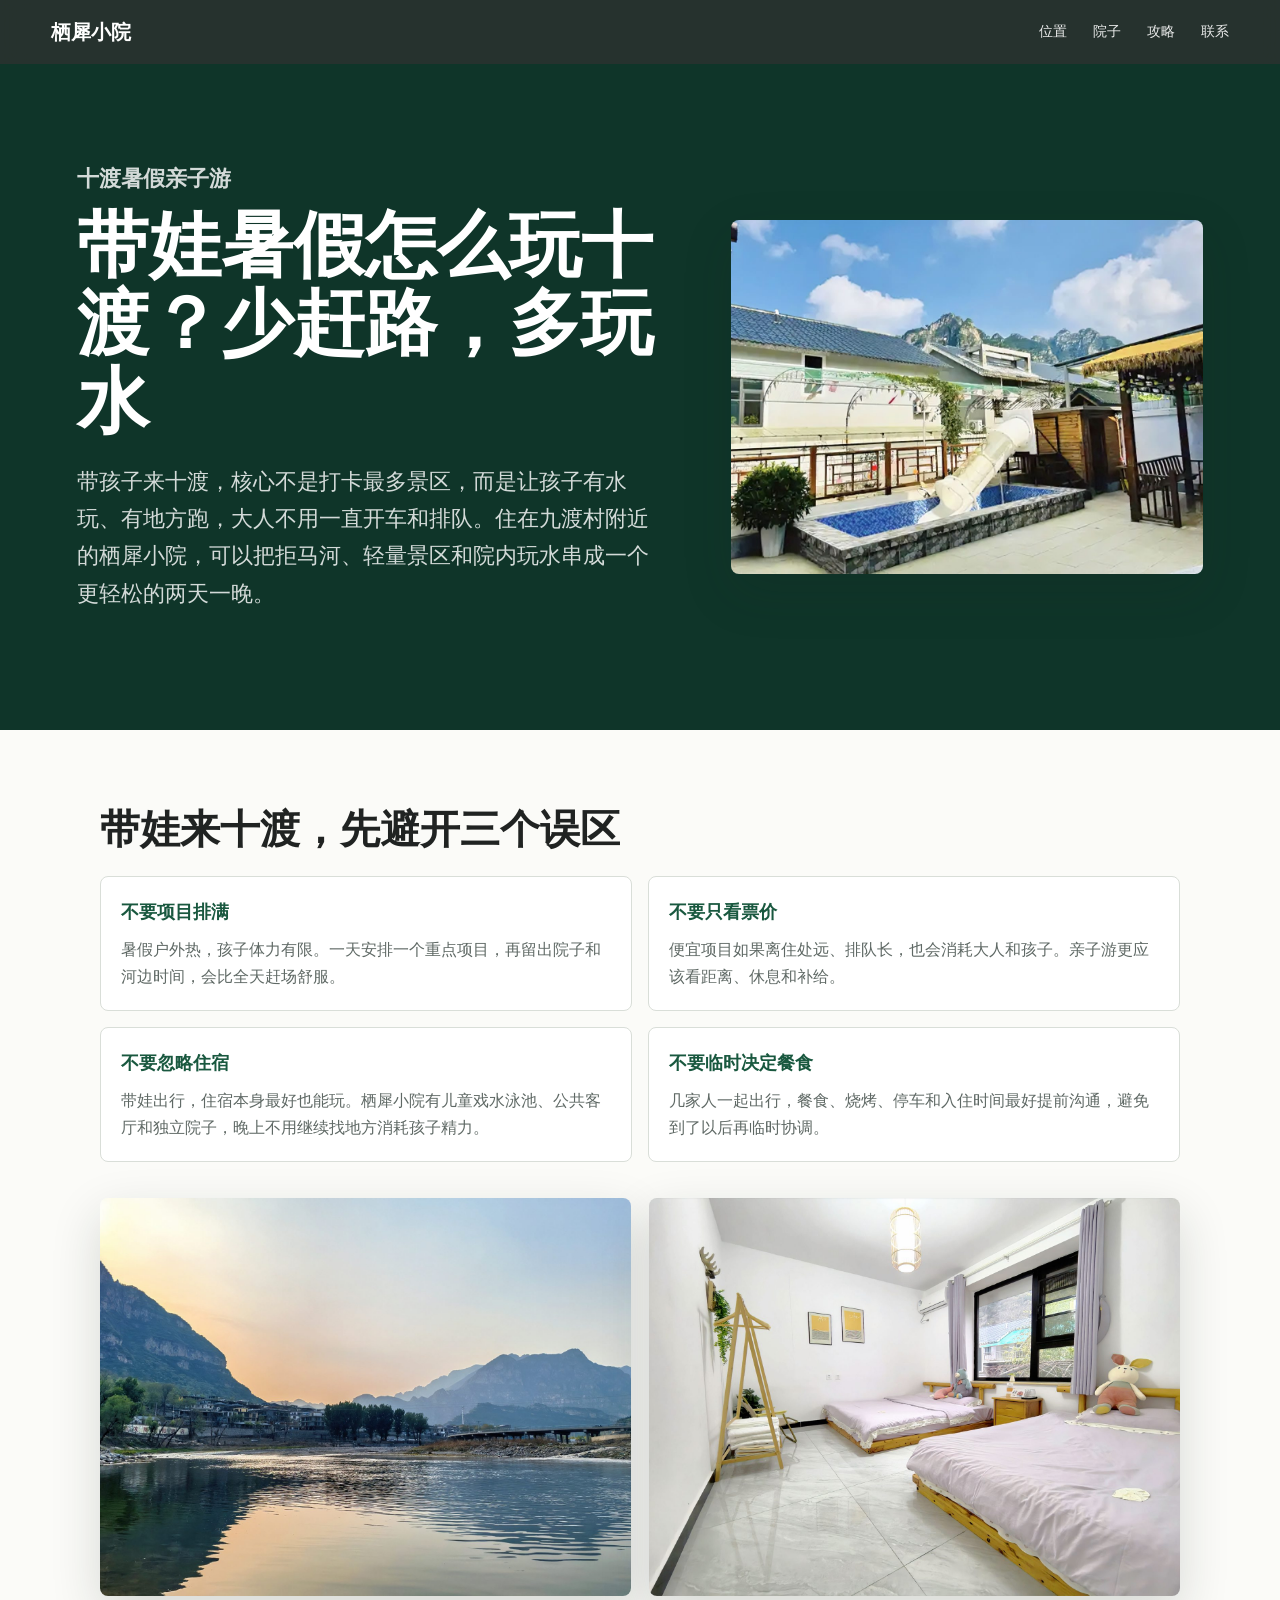
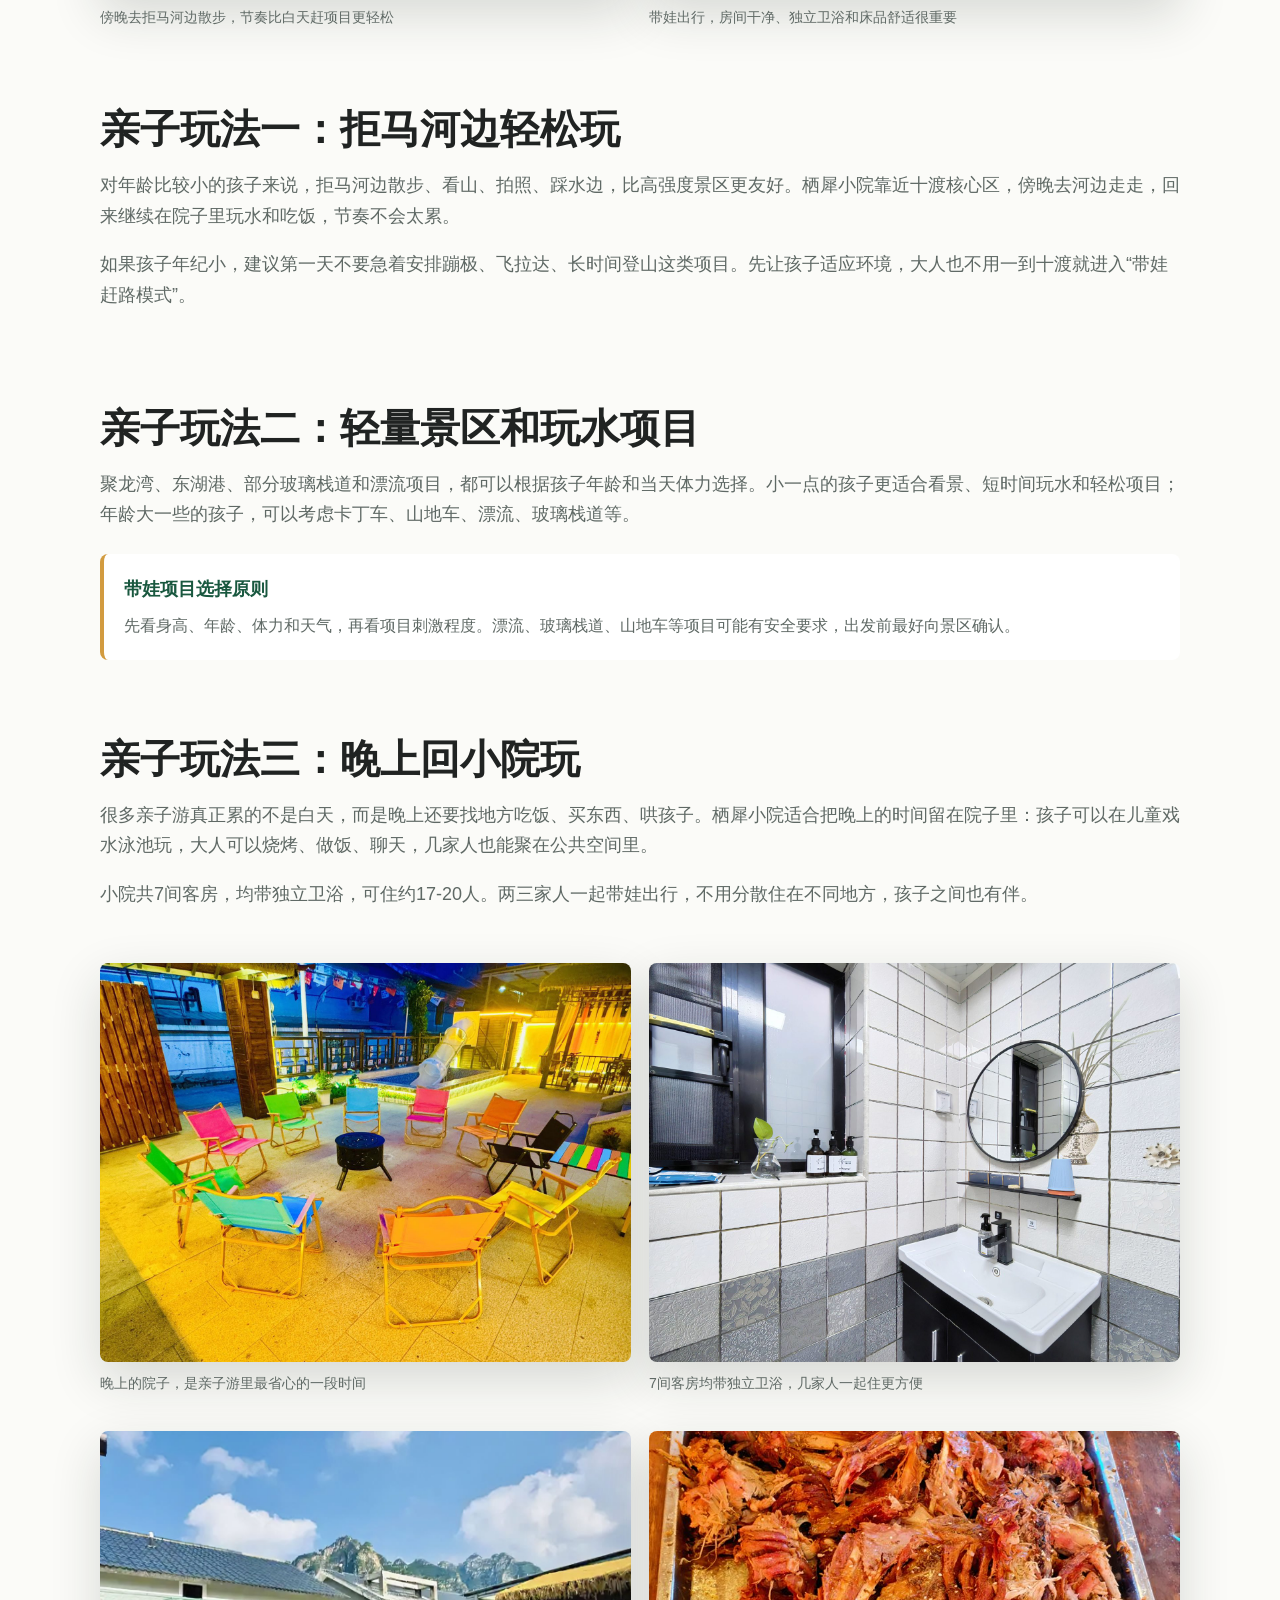
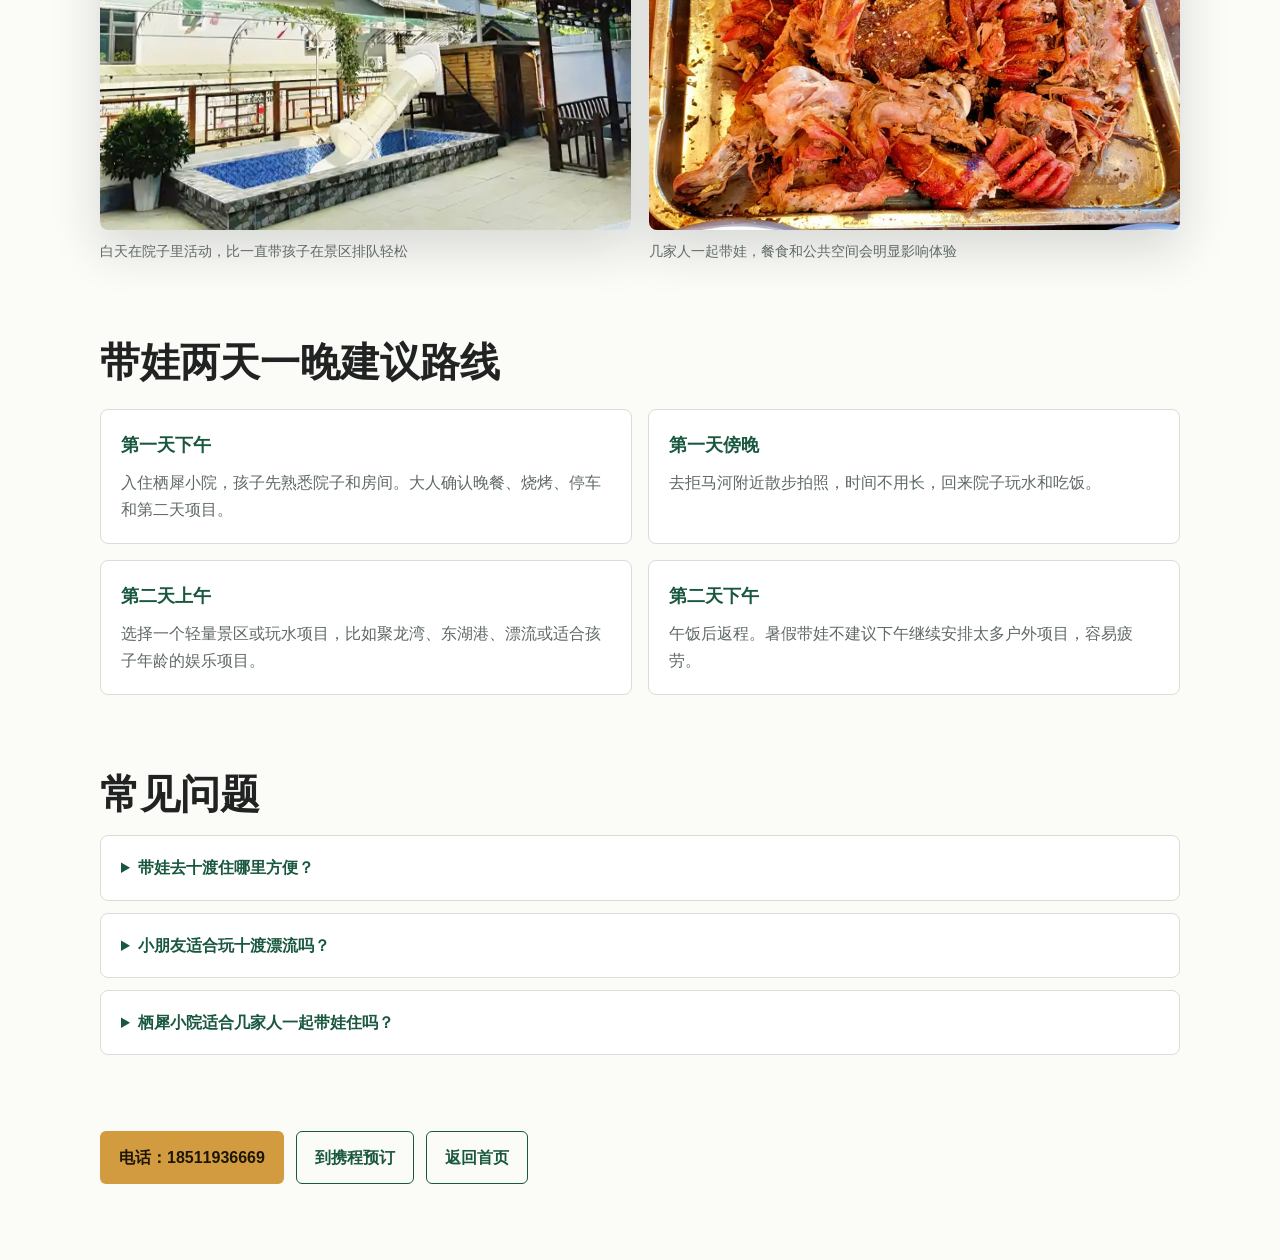
<file: shidu-summer-kids.html>
<!doctype html>
<html lang="zh-CN">
  <head>
    <meta charset="utf-8" />
    <meta name="viewport" content="width=device-width, initial-scale=1" />
    <title>带娃暑假怎么玩十渡｜亲子两天一晚攻略｜栖犀小院</title>
    <meta
      name="description"
      content="带娃暑假怎么玩十渡？这篇亲子攻略介绍拒马河、聚龙湾、东湖港、飞车小镇、漂流和玻璃栈道等选择，并推荐位于九渡村、带儿童戏水泳池的栖犀小院。"
    />
    <link rel="canonical" href="https://qixi.homes/shidu-summer-kids.html" />
    <link rel="stylesheet" href="styles.css?v=20260710-1" />
    <script type="application/ld+json">
      {
        "@context": "https://schema.org",
        "@type": "Article",
        "headline": "带娃暑假怎么玩十渡：亲子两天一晚攻略",
        "description": "十渡暑假亲子游路线、带娃项目选择、住宿建议和栖犀小院介绍。",
        "author": { "@type": "Organization", "name": "栖犀小院" },
        "publisher": { "@type": "Organization", "name": "栖犀小院" },
        "mainEntityOfPage": "https://qixi.homes/shidu-summer-kids.html",
        "about": ["十渡亲子游", "带娃十渡", "暑假带娃", "十渡亲子民宿", "栖犀小院"]
      }
    </script>
  </head>
  <body>
    <header class="site-header article-header" aria-label="主导航">
      <a class="brand" href="index.html">栖犀小院</a>
      <nav class="nav-links">
        <a href="index.html#location">位置</a>
        <a href="index.html#courtyard">院子</a>
        <a href="index.html#guide">攻略</a>
        <a href="index.html#book">联系</a>
      </nav>
    </header>

    <main class="article-page">
      <section class="article-hero">
        <div>
          <p class="eyebrow">十渡暑假亲子游</p>
          <h1>带娃暑假怎么玩十渡？少赶路，多玩水</h1>
          <p>
            带孩子来十渡，核心不是打卡最多景区，而是让孩子有水玩、有地方跑，大人不用一直开车和排队。住在九渡村附近的栖犀小院，可以把拒马河、轻量景区和院内玩水串成一个更轻松的两天一晚。
          </p>
        </div>
        <img src="assets/qixi-courtyard-pool-day.jpg" alt="栖犀小院适合亲子家庭的院子和水滑梯" />
      </section>

      <section class="article-section">
        <h2>带娃来十渡，先避开三个误区</h2>
        <div class="info-list">
          <div>
            <strong>不要项目排满</strong>
            <span>暑假户外热，孩子体力有限。一天安排一个重点项目，再留出院子和河边时间，会比全天赶场舒服。</span>
          </div>
          <div>
            <strong>不要只看票价</strong>
            <span>便宜项目如果离住处远、排队长，也会消耗大人和孩子。亲子游更应该看距离、休息和补给。</span>
          </div>
          <div>
            <strong>不要忽略住宿</strong>
            <span>带娃出行，住宿本身最好也能玩。栖犀小院有儿童戏水泳池、公共客厅和独立院子，晚上不用继续找地方消耗孩子精力。</span>
          </div>
          <div>
            <strong>不要临时决定餐食</strong>
            <span>几家人一起出行，餐食、烧烤、停车和入住时间最好提前沟通，避免到了以后再临时协调。</span>
          </div>
        </div>
      </section>

      <section class="article-image-grid">
        <figure>
          <img src="assets/shidu-river-sunset.jpg" alt="十渡拒马河适合亲子散步" />
          <figcaption>傍晚去拒马河边散步，节奏比白天赶项目更轻松</figcaption>
        </figure>
        <figure>
          <img src="assets/qixi-family-room.jpg" alt="栖犀小院适合亲子入住的卧室" />
          <figcaption>带娃出行，房间干净、独立卫浴和床品舒适很重要</figcaption>
        </figure>
      </section>

      <section class="article-section">
        <h2>亲子玩法一：拒马河边轻松玩</h2>
        <p>
          对年龄比较小的孩子来说，拒马河边散步、看山、拍照、踩水边，比高强度景区更友好。栖犀小院靠近十渡核心区，傍晚去河边走走，回来继续在院子里玩水和吃饭，节奏不会太累。
        </p>
        <p>
          如果孩子年纪小，建议第一天不要急着安排蹦极、飞拉达、长时间登山这类项目。先让孩子适应环境，大人也不用一到十渡就进入“带娃赶路模式”。
        </p>
      </section>

      <section class="article-section">
        <h2>亲子玩法二：轻量景区和玩水项目</h2>
        <p>
          聚龙湾、东湖港、部分玻璃栈道和漂流项目，都可以根据孩子年龄和当天体力选择。小一点的孩子更适合看景、短时间玩水和轻松项目；年龄大一些的孩子，可以考虑卡丁车、山地车、漂流、玻璃栈道等。
        </p>
        <div class="article-highlight">
          <strong>带娃项目选择原则</strong>
          <span>先看身高、年龄、体力和天气，再看项目刺激程度。漂流、玻璃栈道、山地车等项目可能有安全要求，出发前最好向景区确认。</span>
        </div>
      </section>

      <section class="article-section">
        <h2>亲子玩法三：晚上回小院玩</h2>
        <p>
          很多亲子游真正累的不是白天，而是晚上还要找地方吃饭、买东西、哄孩子。栖犀小院适合把晚上的时间留在院子里：孩子可以在儿童戏水泳池玩，大人可以烧烤、做饭、聊天，几家人也能聚在公共空间里。
        </p>
        <p>
          小院共7间客房，均带独立卫浴，可住约17-20人。两三家人一起带娃出行，不用分散住在不同地方，孩子之间也有伴。
        </p>
      </section>

      <section class="article-image-grid">
        <figure>
          <img src="assets/qixi-night-seating.jpg" alt="栖犀小院夜晚适合亲子玩水和烧烤" />
          <figcaption>晚上的院子，是亲子游里最省心的一段时间</figcaption>
        </figure>
        <figure>
          <img src="assets/qixi-bathroom-wide.jpg" alt="栖犀小院独立卫浴" />
          <figcaption>7间客房均带独立卫浴，几家人一起住更方便</figcaption>
        </figure>
      </section>

      <section class="article-image-grid">
        <figure>
          <img src="assets/courtyard-day.jpg" alt="栖犀小院白天院子和泳池" />
          <figcaption>白天在院子里活动，比一直带孩子在景区排队轻松</figcaption>
        </figure>
        <figure>
          <img src="assets/group-meal.jpg" alt="栖犀小院适合亲子家庭聚餐" />
          <figcaption>几家人一起带娃，餐食和公共空间会明显影响体验</figcaption>
        </figure>
      </section>

      <section class="article-section">
        <h2>带娃两天一晚建议路线</h2>
        <div class="info-list">
          <div>
            <strong>第一天下午</strong>
            <span>入住栖犀小院，孩子先熟悉院子和房间。大人确认晚餐、烧烤、停车和第二天项目。</span>
          </div>
          <div>
            <strong>第一天傍晚</strong>
            <span>去拒马河附近散步拍照，时间不用长，回来院子玩水和吃饭。</span>
          </div>
          <div>
            <strong>第二天上午</strong>
            <span>选择一个轻量景区或玩水项目，比如聚龙湾、东湖港、漂流或适合孩子年龄的娱乐项目。</span>
          </div>
          <div>
            <strong>第二天下午</strong>
            <span>午饭后返程。暑假带娃不建议下午继续安排太多户外项目，容易疲劳。</span>
          </div>
        </div>
      </section>

      <section class="article-section faq-section">
        <h2>常见问题</h2>
        <details>
          <summary>带娃去十渡住哪里方便？</summary>
          <p>建议住十渡核心区、九渡村或拒马河附近，方便吃饭、购物和去景区。栖犀小院位于九渡村别墅区，适合亲子家庭和多人包院。</p>
        </details>
        <details>
          <summary>小朋友适合玩十渡漂流吗？</summary>
          <p>要看孩子身高、年龄、胆量和景区安全要求。建议出发前向景区确认，年龄小的孩子可以先选择河边散步、院内玩水和轻量景区。</p>
        </details>
        <details>
          <summary>栖犀小院适合几家人一起带娃住吗？</summary>
          <p>适合。小院共7间客房，均带独立卫浴，可住约17-20人，有儿童戏水泳池、烧烤、KTV、麻将棋牌和公共空间。</p>
        </details>
      </section>

      <section class="article-cta">
        <a class="button primary" href="tel:18511936669">电话：18511936669</a>
        <a class="button secondary" href="https://hotels.ctrip.com/hotels/134068230.html?cityid=1" target="_blank" rel="noreferrer">到携程预订</a>
        <a class="button secondary" href="index.html">返回首页</a>
      </section>
    </main>
  </body>
</html>
</file>
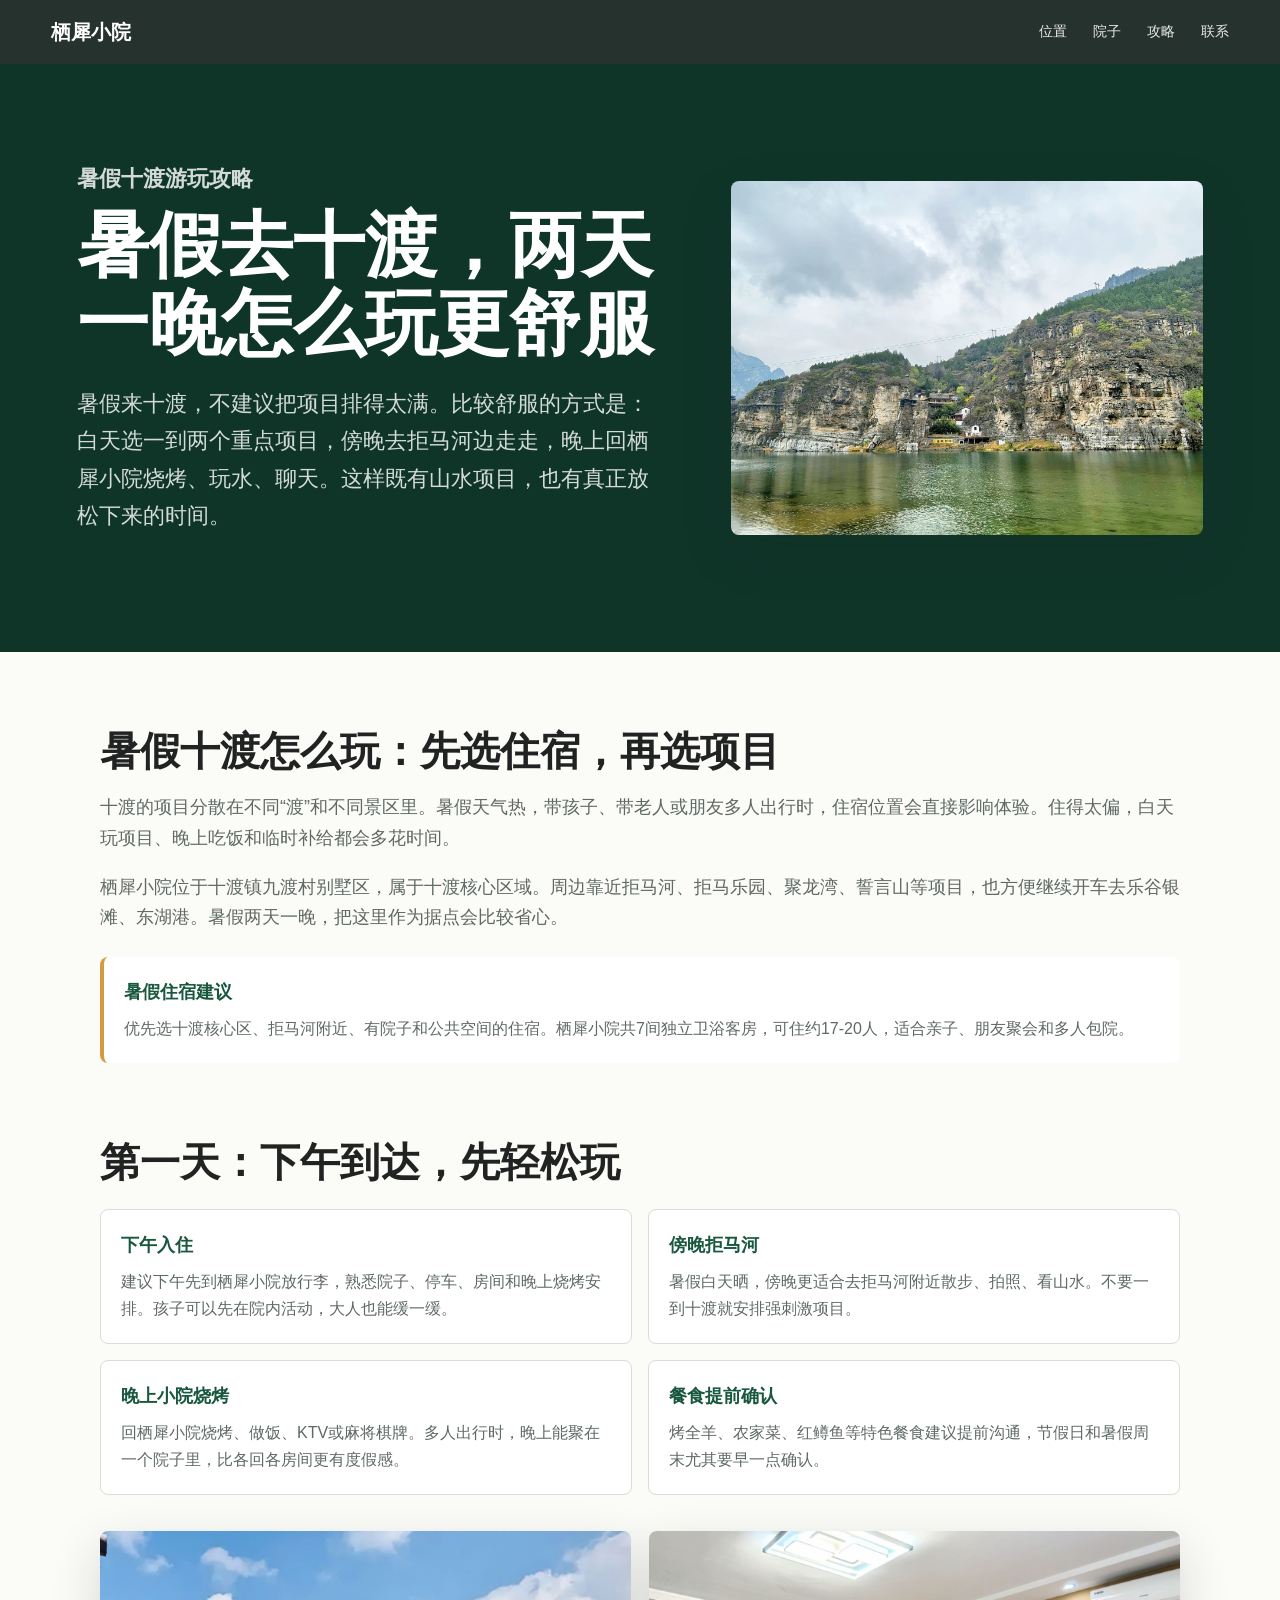
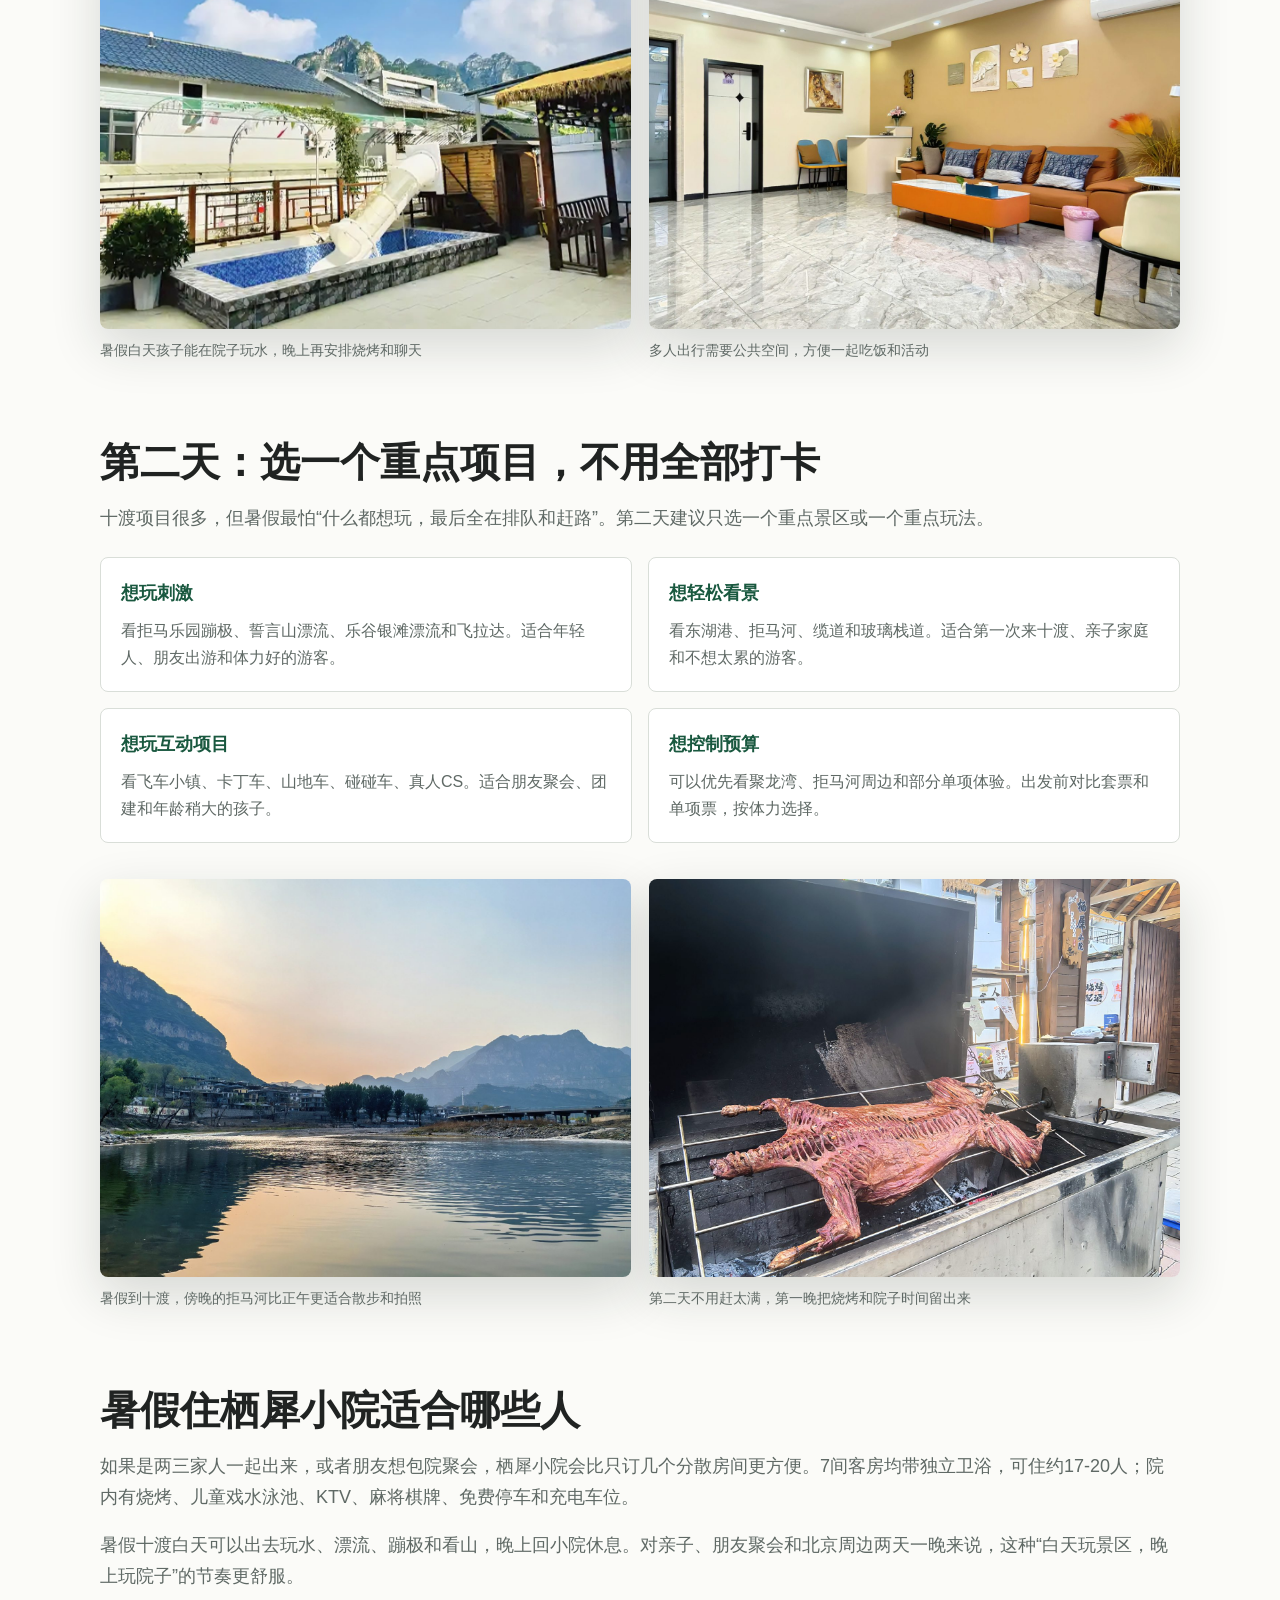
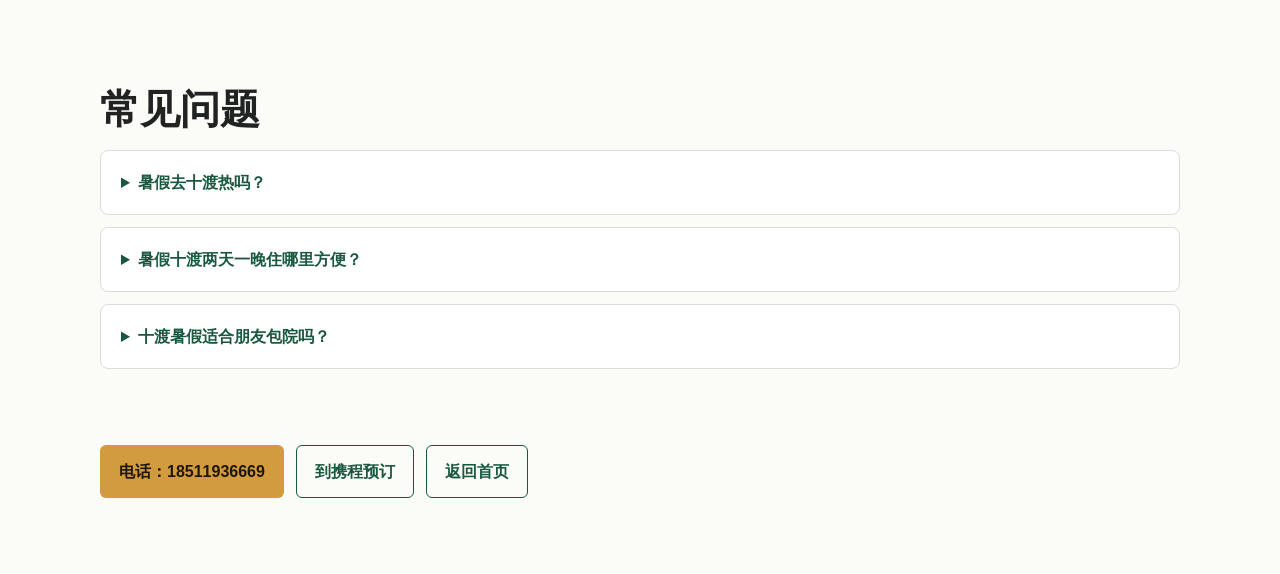
<file: shidu-summer-vacation-guide.html>
<!doctype html>
<html lang="zh-CN">
  <head>
    <meta charset="utf-8" />
    <meta name="viewport" content="width=device-width, initial-scale=1" />
    <title>暑假十渡游玩攻略｜两天一晚怎么玩｜栖犀小院</title>
    <meta
      name="description"
      content="暑假去十渡怎么玩？这篇十渡两天一晚攻略整理拒马河、誓言山、拒马乐园、聚龙湾、飞车小镇、乐谷银滩、东湖港等玩法，并介绍适合亲子和朋友包院的栖犀小院。"
    />
    <link rel="canonical" href="https://qixi.homes/shidu-summer-vacation-guide.html" />
    <link rel="stylesheet" href="styles.css?v=20260710-1" />
    <script type="application/ld+json">
      {
        "@context": "https://schema.org",
        "@type": "Article",
        "headline": "暑假十渡游玩攻略：两天一晚怎么玩",
        "description": "暑假十渡两天一晚路线、景区项目、住宿选择和栖犀小院介绍。",
        "author": { "@type": "Organization", "name": "栖犀小院" },
        "publisher": { "@type": "Organization", "name": "栖犀小院" },
        "mainEntityOfPage": "https://qixi.homes/shidu-summer-vacation-guide.html",
        "about": ["暑假十渡", "十渡游玩攻略", "十渡两天一晚", "十渡住宿", "栖犀小院"]
      }
    </script>
  </head>
  <body>
    <header class="site-header article-header" aria-label="主导航">
      <a class="brand" href="index.html">栖犀小院</a>
      <nav class="nav-links">
        <a href="index.html#location">位置</a>
        <a href="index.html#courtyard">院子</a>
        <a href="index.html#guide">攻略</a>
        <a href="index.html#book">联系</a>
      </nav>
    </header>

    <main class="article-page">
      <section class="article-hero">
        <div>
          <p class="eyebrow">暑假十渡游玩攻略</p>
          <h1>暑假去十渡，两天一晚怎么玩更舒服</h1>
          <p>
            暑假来十渡，不建议把项目排得太满。比较舒服的方式是：白天选一到两个重点项目，傍晚去拒马河边走走，晚上回栖犀小院烧烤、玩水、聊天。这样既有山水项目，也有真正放松下来的时间。
          </p>
        </div>
        <img src="assets/shidu-river-green.jpg" alt="暑假十渡拒马河山水景色" />
      </section>

      <section class="article-section">
        <h2>暑假十渡怎么玩：先选住宿，再选项目</h2>
        <p>
          十渡的项目分散在不同“渡”和不同景区里。暑假天气热，带孩子、带老人或朋友多人出行时，住宿位置会直接影响体验。住得太偏，白天玩项目、晚上吃饭和临时补给都会多花时间。
        </p>
        <p>
          栖犀小院位于十渡镇九渡村别墅区，属于十渡核心区域。周边靠近拒马河、拒马乐园、聚龙湾、誓言山等项目，也方便继续开车去乐谷银滩、东湖港。暑假两天一晚，把这里作为据点会比较省心。
        </p>
        <div class="article-highlight">
          <strong>暑假住宿建议</strong>
          <span>优先选十渡核心区、拒马河附近、有院子和公共空间的住宿。栖犀小院共7间独立卫浴客房，可住约17-20人，适合亲子、朋友聚会和多人包院。</span>
        </div>
      </section>

      <section class="article-section">
        <h2>第一天：下午到达，先轻松玩</h2>
        <div class="info-list">
          <div>
            <strong>下午入住</strong>
            <span>建议下午先到栖犀小院放行李，熟悉院子、停车、房间和晚上烧烤安排。孩子可以先在院内活动，大人也能缓一缓。</span>
          </div>
          <div>
            <strong>傍晚拒马河</strong>
            <span>暑假白天晒，傍晚更适合去拒马河附近散步、拍照、看山水。不要一到十渡就安排强刺激项目。</span>
          </div>
          <div>
            <strong>晚上小院烧烤</strong>
            <span>回栖犀小院烧烤、做饭、KTV或麻将棋牌。多人出行时，晚上能聚在一个院子里，比各回各房间更有度假感。</span>
          </div>
          <div>
            <strong>餐食提前确认</strong>
            <span>烤全羊、农家菜、红鳟鱼等特色餐食建议提前沟通，节假日和暑假周末尤其要早一点确认。</span>
          </div>
        </div>
      </section>

      <section class="article-image-grid">
        <figure>
          <img src="assets/qixi-courtyard-pool-day.jpg" alt="栖犀小院白天院子、泳池和水滑梯" />
          <figcaption>暑假白天孩子能在院子玩水，晚上再安排烧烤和聊天</figcaption>
        </figure>
        <figure>
          <img src="assets/qixi-living-room-wide.jpg" alt="栖犀小院公共客厅" />
          <figcaption>多人出行需要公共空间，方便一起吃饭和活动</figcaption>
        </figure>
      </section>

      <section class="article-section">
        <h2>第二天：选一个重点项目，不用全部打卡</h2>
        <p>
          十渡项目很多，但暑假最怕“什么都想玩，最后全在排队和赶路”。第二天建议只选一个重点景区或一个重点玩法。
        </p>
        <div class="info-list">
          <div>
            <strong>想玩刺激</strong>
            <span>看拒马乐园蹦极、誓言山漂流、乐谷银滩漂流和飞拉达。适合年轻人、朋友出游和体力好的游客。</span>
          </div>
          <div>
            <strong>想轻松看景</strong>
            <span>看东湖港、拒马河、缆道和玻璃栈道。适合第一次来十渡、亲子家庭和不想太累的游客。</span>
          </div>
          <div>
            <strong>想玩互动项目</strong>
            <span>看飞车小镇、卡丁车、山地车、碰碰车、真人CS。适合朋友聚会、团建和年龄稍大的孩子。</span>
          </div>
          <div>
            <strong>想控制预算</strong>
            <span>可以优先看聚龙湾、拒马河周边和部分单项体验。出发前对比套票和单项票，按体力选择。</span>
          </div>
        </div>
      </section>

      <section class="article-image-grid">
        <figure>
          <img src="assets/shidu-river-sunset.jpg" alt="十渡傍晚河边山水景色" />
          <figcaption>暑假到十渡，傍晚的拒马河比正午更适合散步和拍照</figcaption>
        </figure>
        <figure>
          <img src="assets/qixi-bbq-lamb.jpg" alt="栖犀小院烧烤和烤全羊" />
          <figcaption>第二天不用赶太满，第一晚把烧烤和院子时间留出来</figcaption>
        </figure>
      </section>

      <section class="article-section">
        <h2>暑假住栖犀小院适合哪些人</h2>
        <p>
          如果是两三家人一起出来，或者朋友想包院聚会，栖犀小院会比只订几个分散房间更方便。7间客房均带独立卫浴，可住约17-20人；院内有烧烤、儿童戏水泳池、KTV、麻将棋牌、免费停车和充电车位。
        </p>
        <p>
          暑假十渡白天可以出去玩水、漂流、蹦极和看山，晚上回小院休息。对亲子、朋友聚会和北京周边两天一晚来说，这种“白天玩景区，晚上玩院子”的节奏更舒服。
        </p>
      </section>

      <section class="article-section faq-section">
        <h2>常见问题</h2>
        <details>
          <summary>暑假去十渡热吗？</summary>
          <p>白天户外会比较晒，建议把登山、玻璃栈道等项目安排在上午或傍晚，漂流和玩水项目适合夏天，但要带换洗衣物和防晒用品。</p>
        </details>
        <details>
          <summary>暑假十渡两天一晚住哪里方便？</summary>
          <p>建议住十渡核心区、拒马河附近或九渡村一带。栖犀小院位于九渡村别墅区，靠近拒马河、拒马乐园、聚龙湾等项目。</p>
        </details>
        <details>
          <summary>十渡暑假适合朋友包院吗？</summary>
          <p>适合。朋友包院可以白天玩飞车小镇、蹦极、漂流或真人CS，晚上回小院烧烤、KTV、麻将和聊天。</p>
        </details>
      </section>

      <section class="article-cta">
        <a class="button primary" href="tel:18511936669">电话：18511936669</a>
        <a class="button secondary" href="https://hotels.ctrip.com/hotels/134068230.html?cityid=1" target="_blank" rel="noreferrer">到携程预订</a>
        <a class="button secondary" href="index.html">返回首页</a>
      </section>
    </main>
  </body>
</html>
</file>
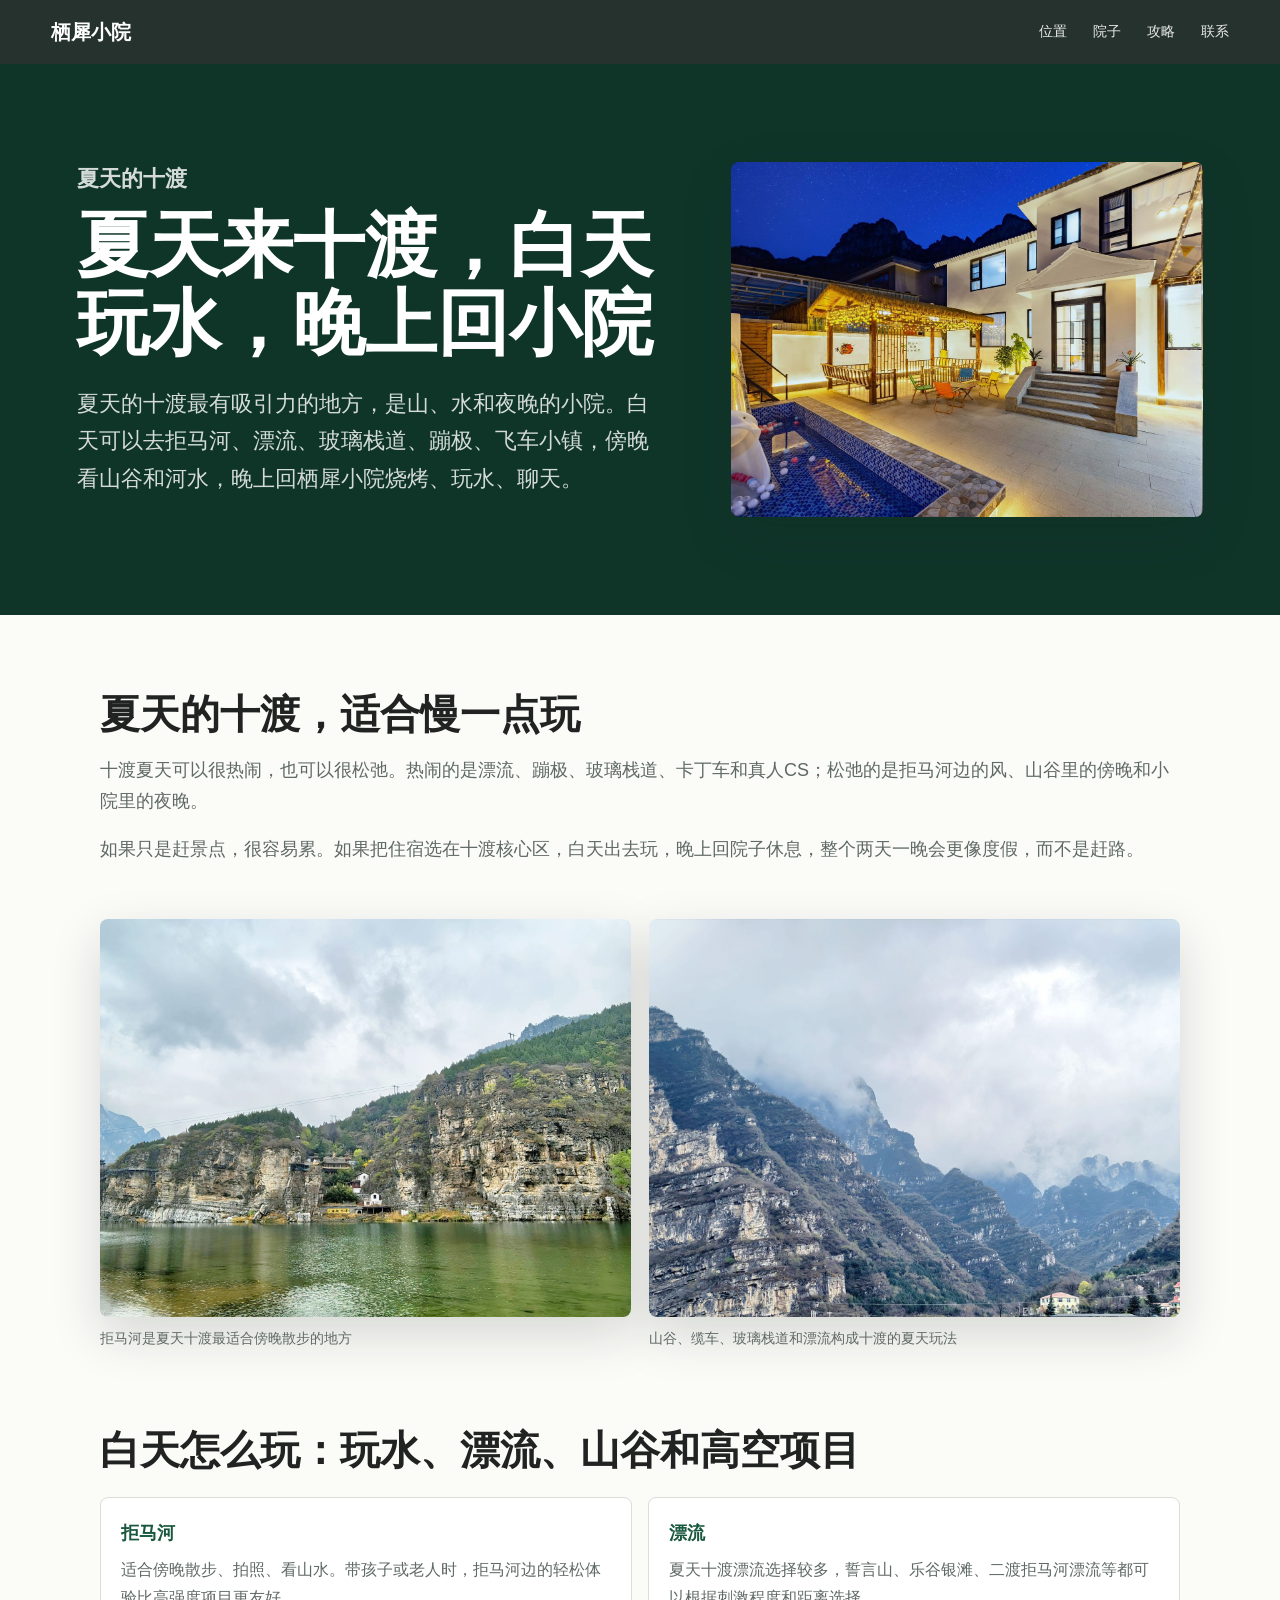
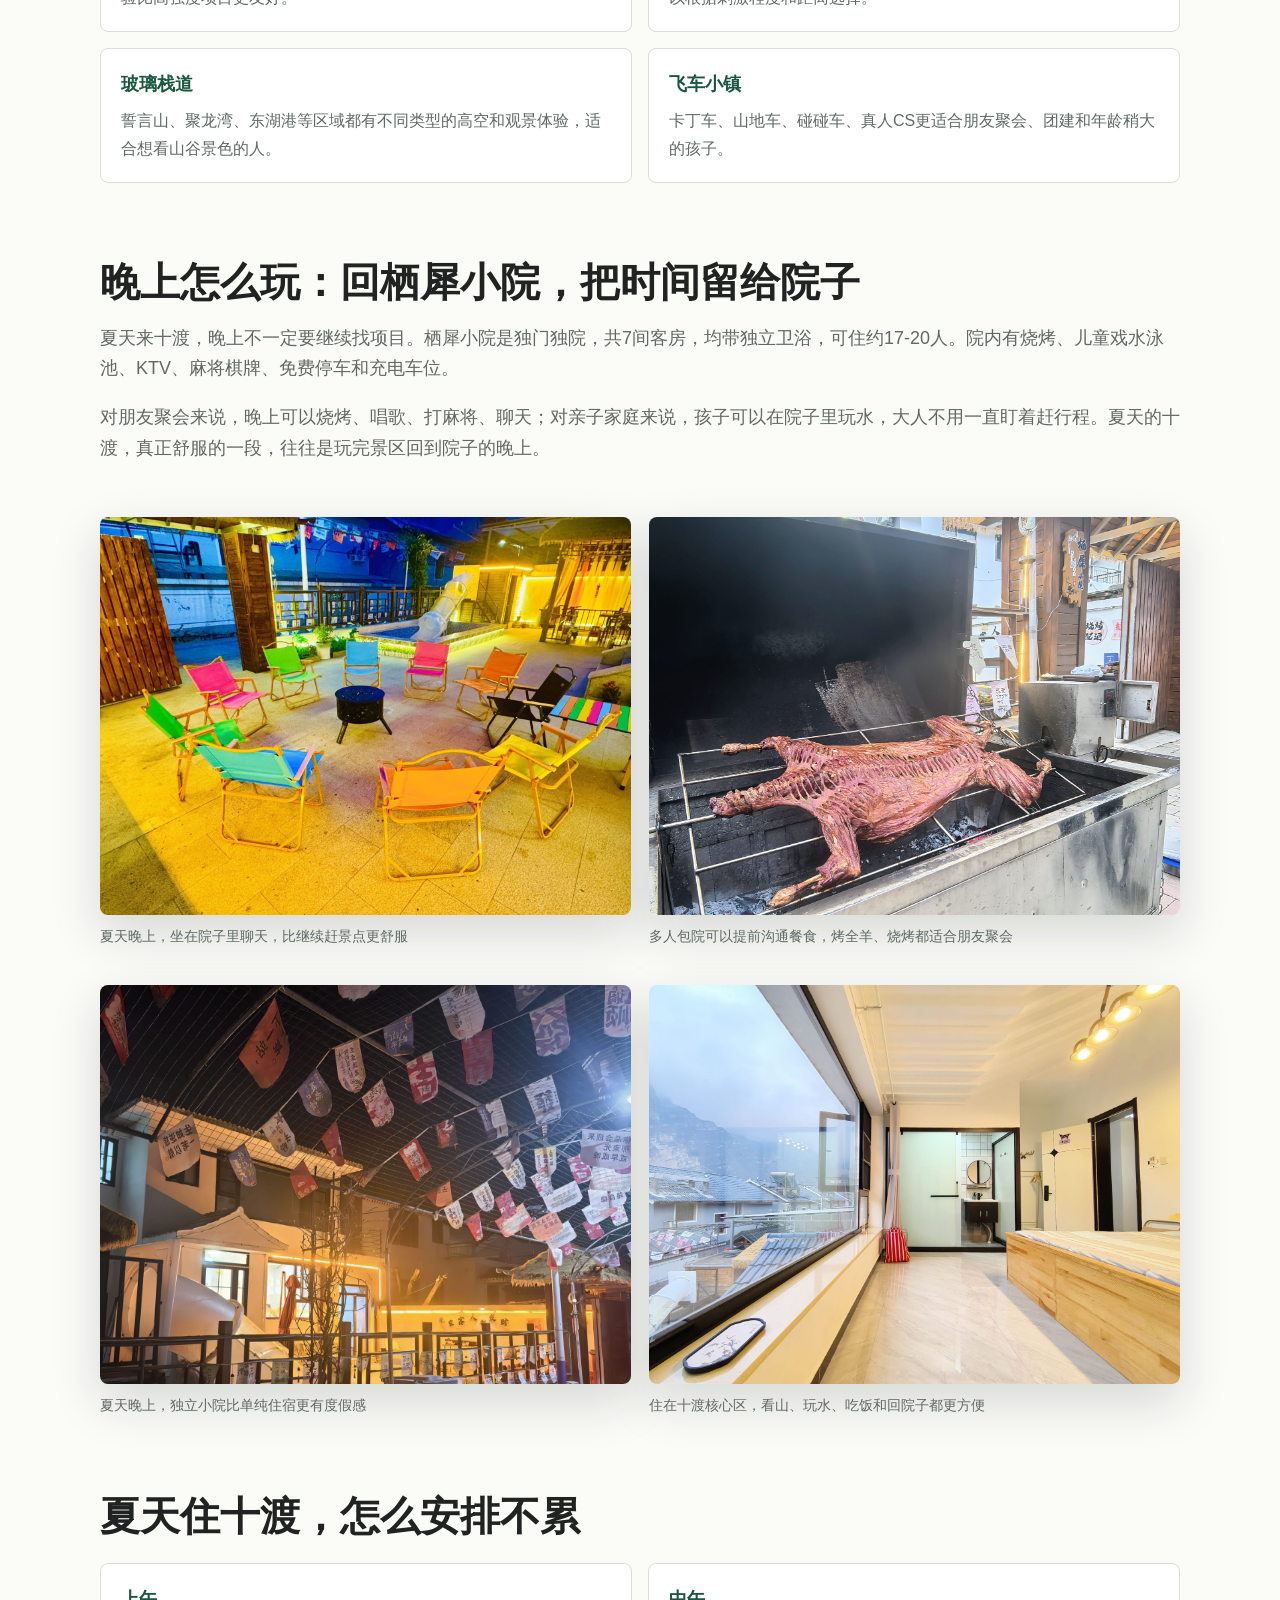
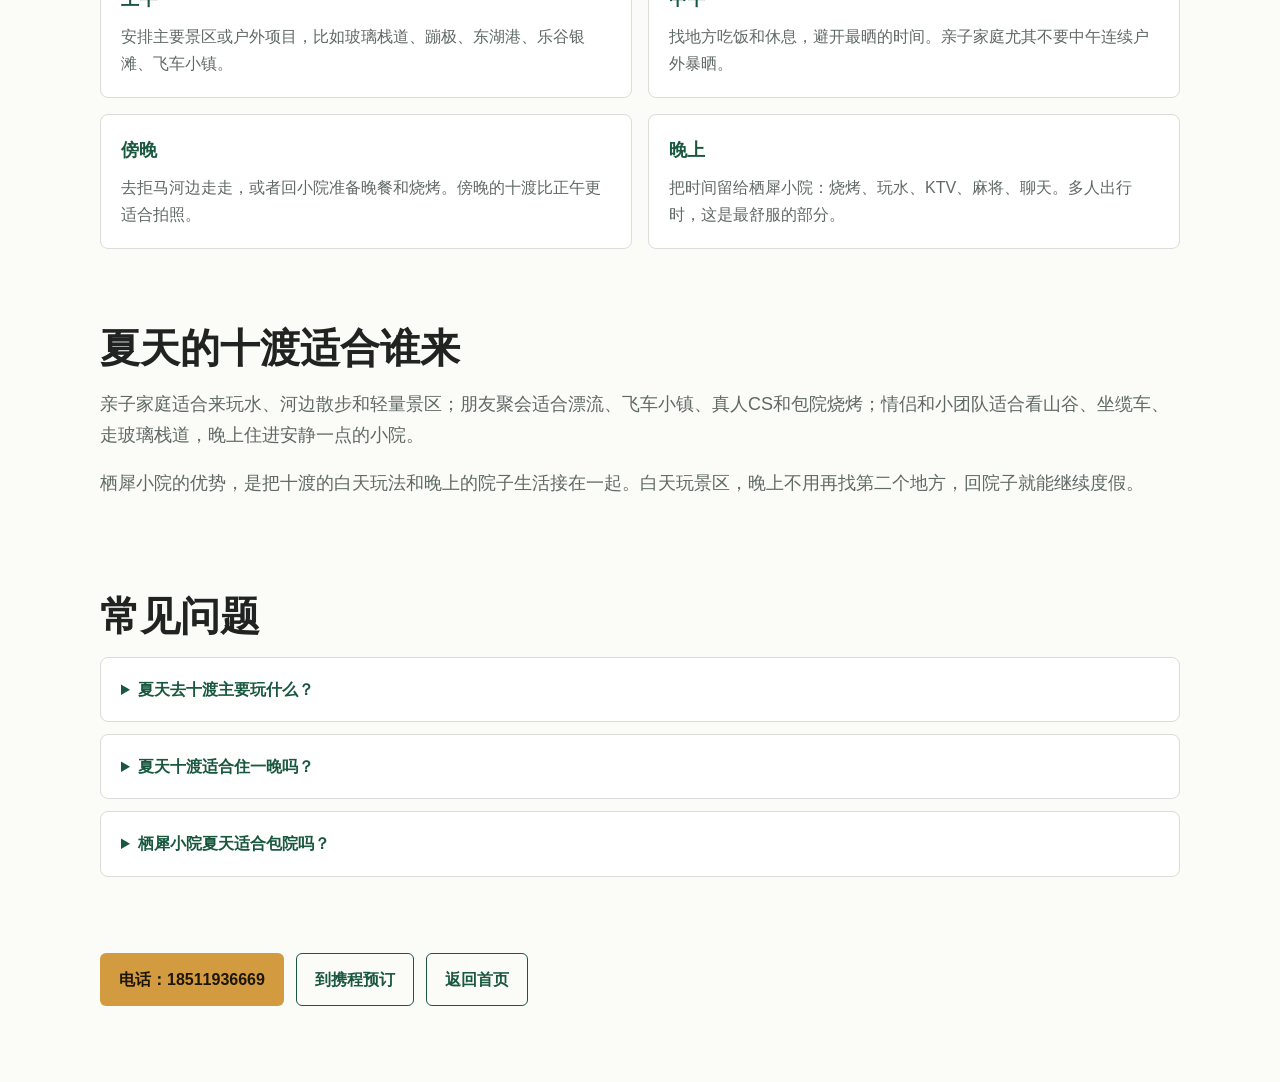
<file: shidu-summer.html>
<!doctype html>
<html lang="zh-CN">
  <head>
    <meta charset="utf-8" />
    <meta name="viewport" content="width=device-width, initial-scale=1" />
    <title>夏天的十渡｜漂流、拒马河、山谷和小院夜晚｜栖犀小院</title>
    <meta
      name="description"
      content="夏天的十渡怎么玩？白天可以玩拒马河、漂流、玻璃栈道、蹦极、飞车小镇，傍晚看山水，晚上住栖犀小院烧烤、玩水、聊天，适合北京周边避暑和两天一晚。"
    />
    <link rel="canonical" href="https://qixi.homes/shidu-summer.html" />
    <link rel="stylesheet" href="styles.css?v=20260710-1" />
    <script type="application/ld+json">
      {
        "@context": "https://schema.org",
        "@type": "Article",
        "headline": "夏天的十渡：漂流、拒马河、山谷和小院夜晚",
        "description": "夏天十渡的玩水、漂流、山谷项目、傍晚散步和栖犀小院住宿体验。",
        "author": { "@type": "Organization", "name": "栖犀小院" },
        "publisher": { "@type": "Organization", "name": "栖犀小院" },
        "mainEntityOfPage": "https://qixi.homes/shidu-summer.html",
        "about": ["夏天的十渡", "十渡避暑", "十渡漂流", "拒马河", "栖犀小院"]
      }
    </script>
  </head>
  <body>
    <header class="site-header article-header" aria-label="主导航">
      <a class="brand" href="index.html">栖犀小院</a>
      <nav class="nav-links">
        <a href="index.html#location">位置</a>
        <a href="index.html#courtyard">院子</a>
        <a href="index.html#guide">攻略</a>
        <a href="index.html#book">联系</a>
      </nav>
    </header>

    <main class="article-page">
      <section class="article-hero">
        <div>
          <p class="eyebrow">夏天的十渡</p>
          <h1>夏天来十渡，白天玩水，晚上回小院</h1>
          <p>
            夏天的十渡最有吸引力的地方，是山、水和夜晚的小院。白天可以去拒马河、漂流、玻璃栈道、蹦极、飞车小镇，傍晚看山谷和河水，晚上回栖犀小院烧烤、玩水、聊天。
          </p>
        </div>
        <img src="assets/qixi-front-night-wide.jpg" alt="夏天夜晚的栖犀小院" />
      </section>

      <section class="article-section">
        <h2>夏天的十渡，适合慢一点玩</h2>
        <p>
          十渡夏天可以很热闹，也可以很松弛。热闹的是漂流、蹦极、玻璃栈道、卡丁车和真人CS；松弛的是拒马河边的风、山谷里的傍晚和小院里的夜晚。
        </p>
        <p>
          如果只是赶景点，很容易累。如果把住宿选在十渡核心区，白天出去玩，晚上回院子休息，整个两天一晚会更像度假，而不是赶路。
        </p>
      </section>

      <section class="article-image-grid">
        <figure>
          <img src="assets/shidu-river-green.jpg" alt="夏天十渡拒马河" />
          <figcaption>拒马河是夏天十渡最适合傍晚散步的地方</figcaption>
        </figure>
        <figure>
          <img src="assets/shidu-mountain-clouds.jpg" alt="十渡夏天山谷和游玩项目" />
          <figcaption>山谷、缆车、玻璃栈道和漂流构成十渡的夏天玩法</figcaption>
        </figure>
      </section>

      <section class="article-section">
        <h2>白天怎么玩：玩水、漂流、山谷和高空项目</h2>
        <div class="info-list">
          <div>
            <strong>拒马河</strong>
            <span>适合傍晚散步、拍照、看山水。带孩子或老人时，拒马河边的轻松体验比高强度项目更友好。</span>
          </div>
          <div>
            <strong>漂流</strong>
            <span>夏天十渡漂流选择较多，誓言山、乐谷银滩、二渡拒马河漂流等都可以根据刺激程度和距离选择。</span>
          </div>
          <div>
            <strong>玻璃栈道</strong>
            <span>誓言山、聚龙湾、东湖港等区域都有不同类型的高空和观景体验，适合想看山谷景色的人。</span>
          </div>
          <div>
            <strong>飞车小镇</strong>
            <span>卡丁车、山地车、碰碰车、真人CS更适合朋友聚会、团建和年龄稍大的孩子。</span>
          </div>
        </div>
      </section>

      <section class="article-section">
        <h2>晚上怎么玩：回栖犀小院，把时间留给院子</h2>
        <p>
          夏天来十渡，晚上不一定要继续找项目。栖犀小院是独门独院，共7间客房，均带独立卫浴，可住约17-20人。院内有烧烤、儿童戏水泳池、KTV、麻将棋牌、免费停车和充电车位。
        </p>
        <p>
          对朋友聚会来说，晚上可以烧烤、唱歌、打麻将、聊天；对亲子家庭来说，孩子可以在院子里玩水，大人不用一直盯着赶行程。夏天的十渡，真正舒服的一段，往往是玩完景区回到院子的晚上。
        </p>
      </section>

      <section class="article-image-grid">
        <figure>
          <img src="assets/qixi-night-seating.jpg" alt="栖犀小院夏天夜晚院子座椅" />
          <figcaption>夏天晚上，坐在院子里聊天，比继续赶景点更舒服</figcaption>
        </figure>
        <figure>
          <img src="assets/qixi-bbq-lamb.jpg" alt="栖犀小院可预约烤全羊" />
          <figcaption>多人包院可以提前沟通餐食，烤全羊、烧烤都适合朋友聚会</figcaption>
        </figure>
      </section>

      <section class="article-image-grid">
        <figure>
          <img src="assets/qixi-dining-flags-night.jpg" alt="栖犀小院夏天夜晚餐桌氛围" />
          <figcaption>夏天晚上，独立小院比单纯住宿更有度假感</figcaption>
        </figure>
        <figure>
          <img src="assets/qixi-window-room.jpg" alt="栖犀小院山景房" />
          <figcaption>住在十渡核心区，看山、玩水、吃饭和回院子都更方便</figcaption>
        </figure>
      </section>

      <section class="article-section">
        <h2>夏天住十渡，怎么安排不累</h2>
        <div class="info-list">
          <div>
            <strong>上午</strong>
            <span>安排主要景区或户外项目，比如玻璃栈道、蹦极、东湖港、乐谷银滩、飞车小镇。</span>
          </div>
          <div>
            <strong>中午</strong>
            <span>找地方吃饭和休息，避开最晒的时间。亲子家庭尤其不要中午连续户外暴晒。</span>
          </div>
          <div>
            <strong>傍晚</strong>
            <span>去拒马河边走走，或者回小院准备晚餐和烧烤。傍晚的十渡比正午更适合拍照。</span>
          </div>
          <div>
            <strong>晚上</strong>
            <span>把时间留给栖犀小院：烧烤、玩水、KTV、麻将、聊天。多人出行时，这是最舒服的部分。</span>
          </div>
        </div>
      </section>

      <section class="article-section">
        <h2>夏天的十渡适合谁来</h2>
        <p>
          亲子家庭适合来玩水、河边散步和轻量景区；朋友聚会适合漂流、飞车小镇、真人CS和包院烧烤；情侣和小团队适合看山谷、坐缆车、走玻璃栈道，晚上住进安静一点的小院。
        </p>
        <p>
          栖犀小院的优势，是把十渡的白天玩法和晚上的院子生活接在一起。白天玩景区，晚上不用再找第二个地方，回院子就能继续度假。
        </p>
      </section>

      <section class="article-section faq-section">
        <h2>常见问题</h2>
        <details>
          <summary>夏天去十渡主要玩什么？</summary>
          <p>夏天十渡主要玩拒马河、漂流、玻璃栈道、蹦极、缆车、飞车小镇、真人CS和山水观景。建议按同行人群选1-2个重点项目。</p>
        </details>
        <details>
          <summary>夏天十渡适合住一晚吗？</summary>
          <p>适合。住一晚可以避开当天往返的疲劳，把傍晚和晚上留给拒马河、小院烧烤和休息。</p>
        </details>
        <details>
          <summary>栖犀小院夏天适合包院吗？</summary>
          <p>适合。小院可住约17-20人，有烧烤、儿童戏水泳池、KTV、麻将棋牌和公共空间，适合朋友、亲子和多人包院。</p>
        </details>
      </section>

      <section class="article-cta">
        <a class="button primary" href="tel:18511936669">电话：18511936669</a>
        <a class="button secondary" href="https://hotels.ctrip.com/hotels/134068230.html?cityid=1" target="_blank" rel="noreferrer">到携程预订</a>
        <a class="button secondary" href="index.html">返回首页</a>
      </section>
    </main>
  </body>
</html>
</file>
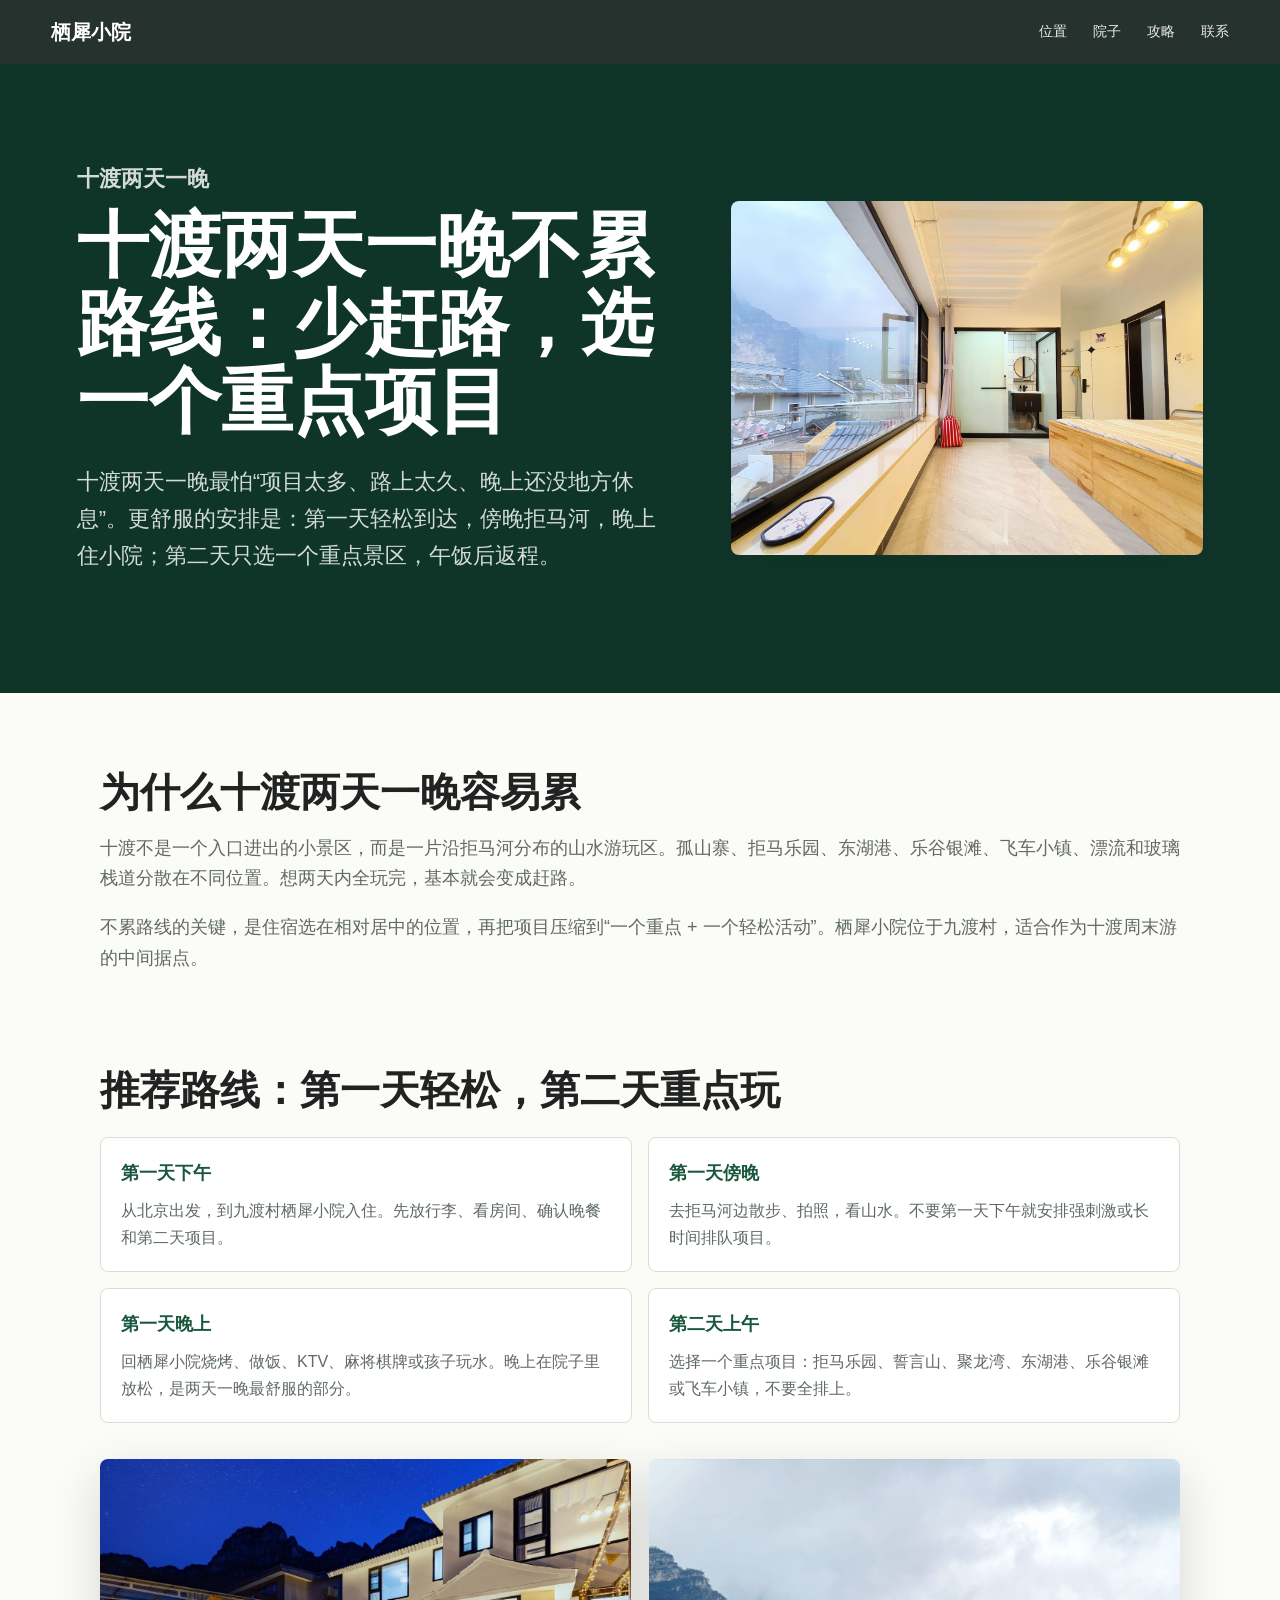
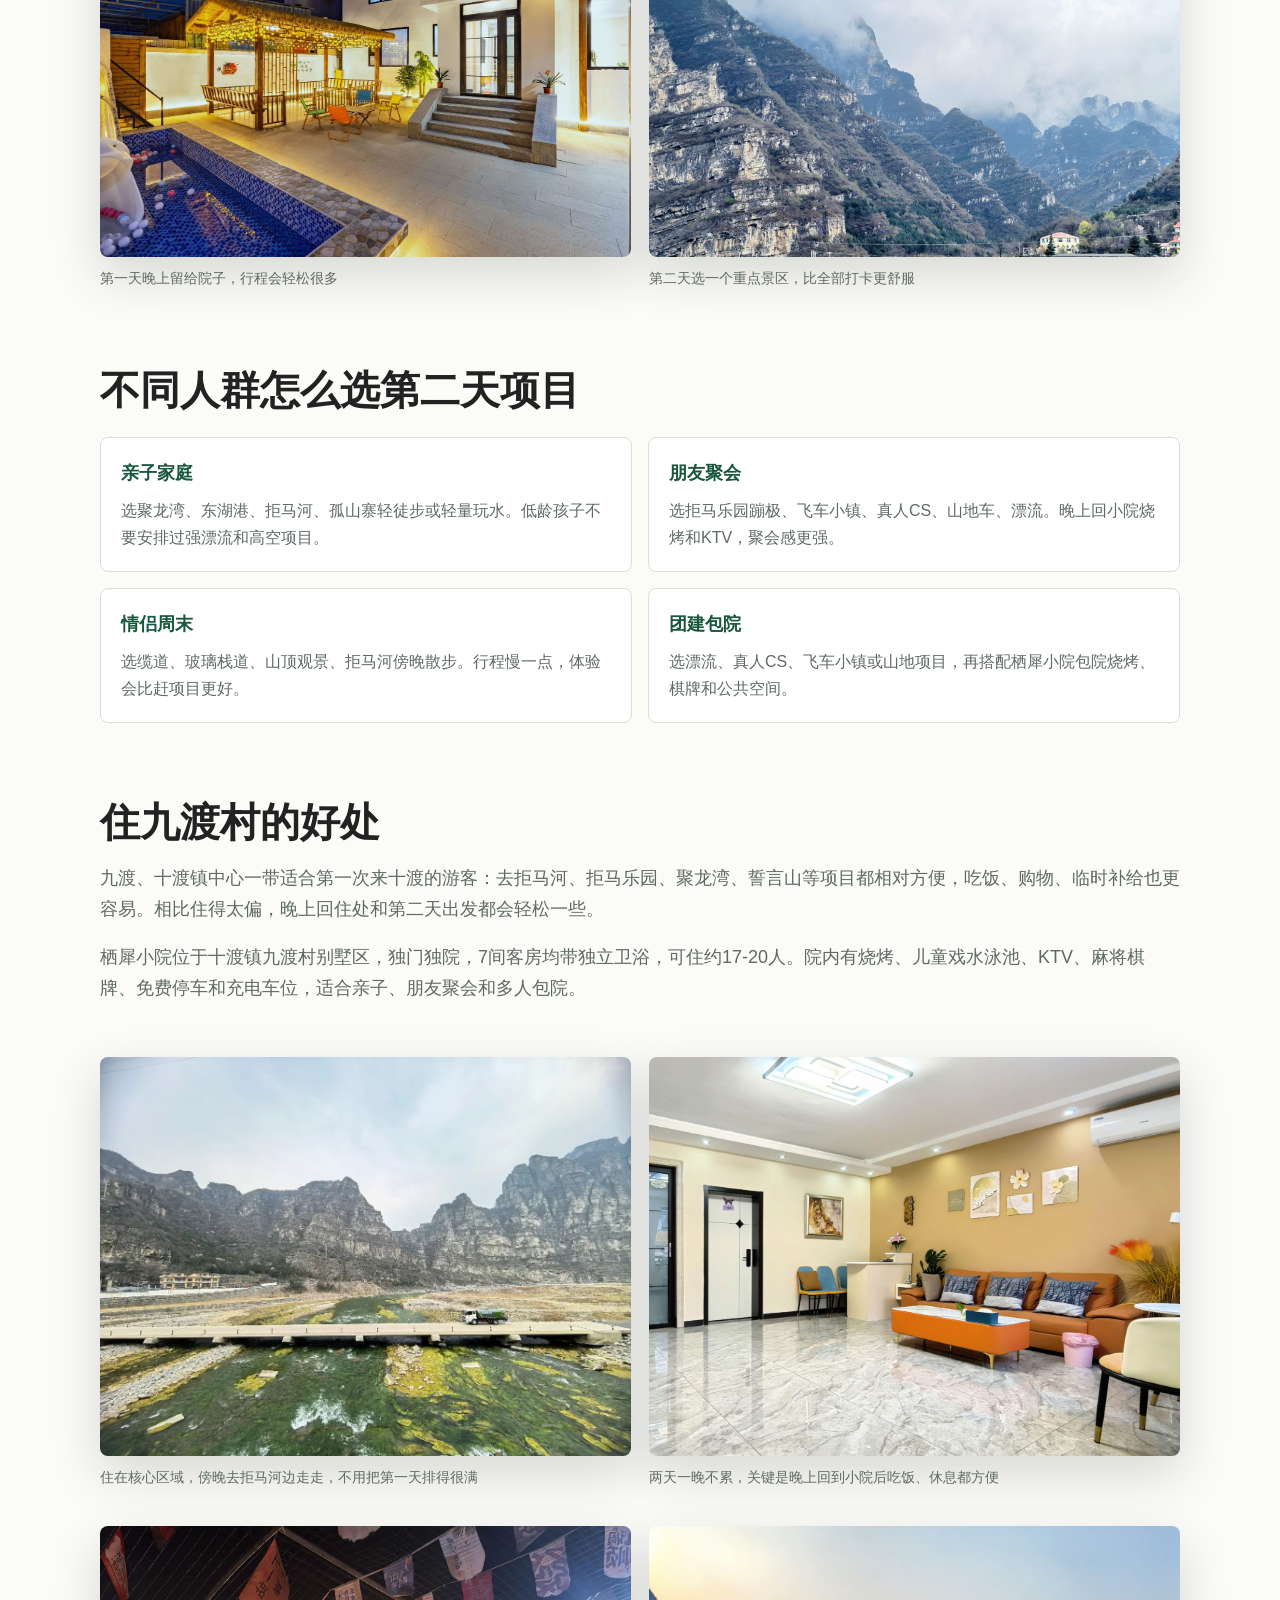
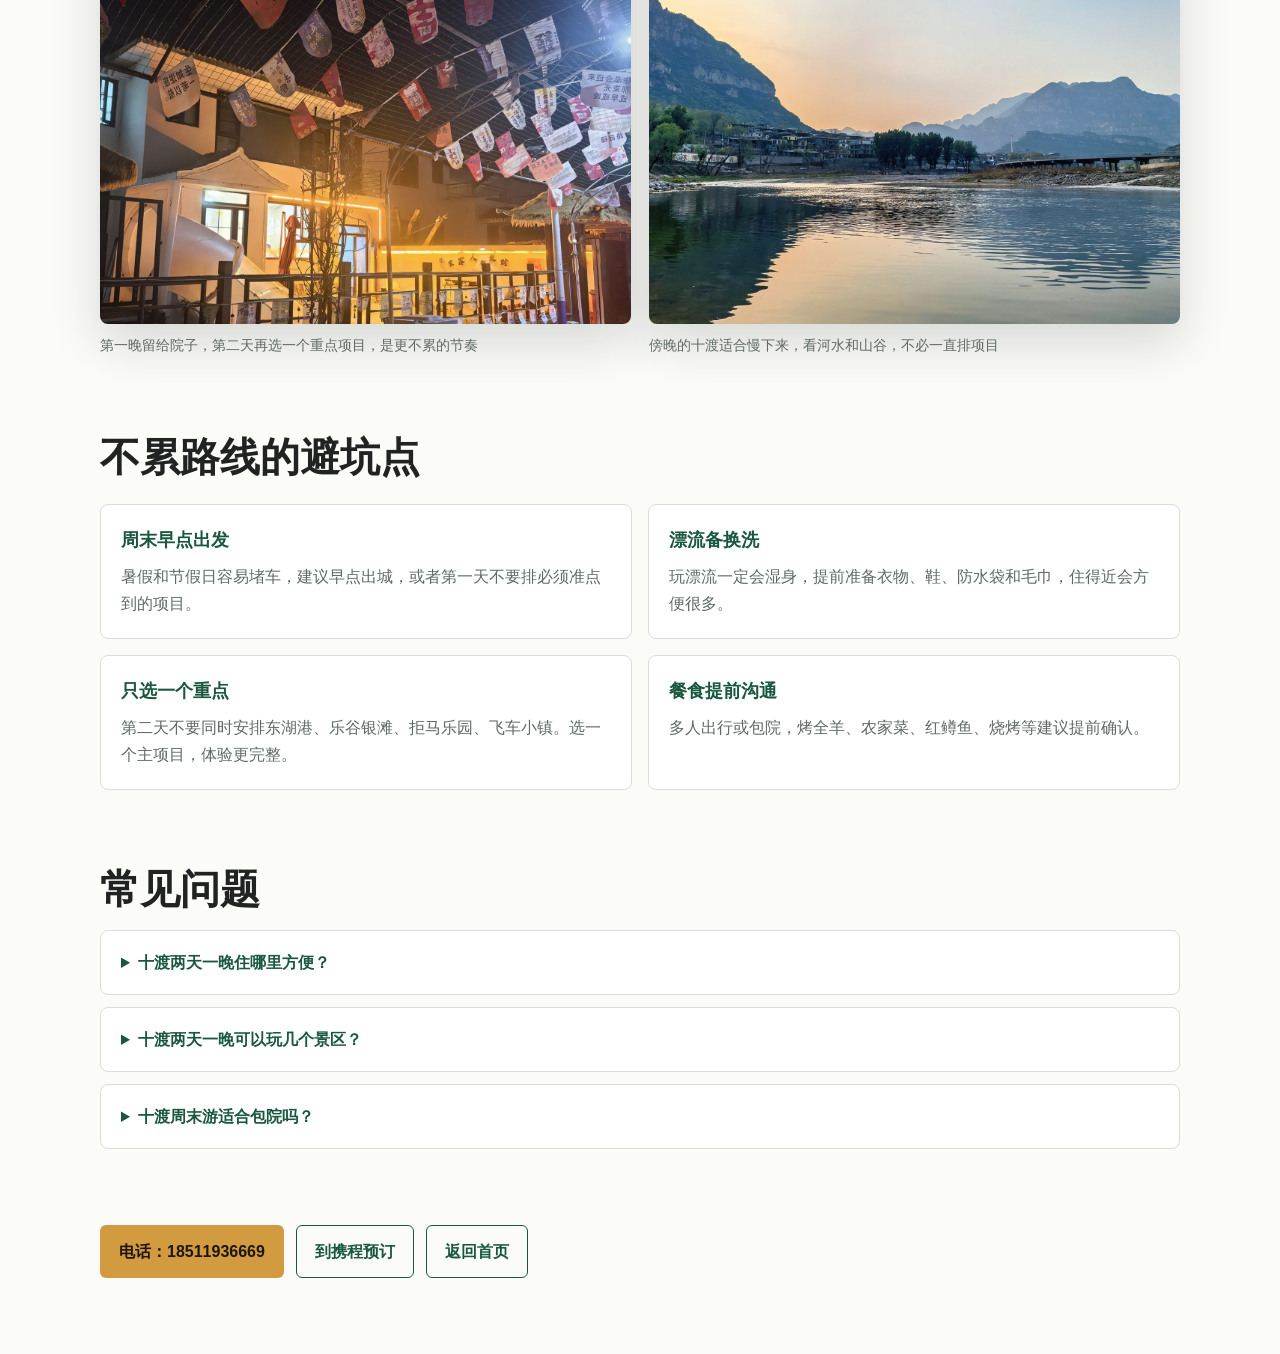
<file: shidu-two-days-easy-route.html>
<!doctype html>
<html lang="zh-CN">
  <head>
    <meta charset="utf-8" />
    <meta name="viewport" content="width=device-width, initial-scale=1" />
    <title>十渡两天一晚不累路线｜周末游怎么安排｜栖犀小院</title>
    <meta
      name="description"
      content="十渡两天一晚怎么安排不累？推荐住九渡村栖犀小院，第一天轻松到达和拒马河散步，第二天选择一个重点景区，适合亲子、朋友和北京周边周末游。"
    />
    <link rel="canonical" href="https://qixi.homes/shidu-two-days-easy-route.html" />
    <link rel="stylesheet" href="styles.css?v=20260710-1" />
    <script type="application/ld+json">
      {
        "@context": "https://schema.org",
        "@type": "Article",
        "headline": "十渡两天一晚不累路线：周末游怎么安排",
        "description": "十渡两天一晚不赶路路线、住宿位置建议和栖犀小院介绍。",
        "author": { "@type": "Organization", "name": "栖犀小院" },
        "publisher": { "@type": "Organization", "name": "栖犀小院" },
        "mainEntityOfPage": "https://qixi.homes/shidu-two-days-easy-route.html",
        "about": ["十渡两天一晚", "十渡不累路线", "十渡周末游", "栖犀小院"]
      }
    </script>
  </head>
  <body>
    <header class="site-header article-header" aria-label="主导航">
      <a class="brand" href="index.html">栖犀小院</a>
      <nav class="nav-links">
        <a href="index.html#location">位置</a>
        <a href="index.html#courtyard">院子</a>
        <a href="index.html#guide">攻略</a>
        <a href="index.html#book">联系</a>
      </nav>
    </header>

    <main class="article-page">
      <section class="article-hero">
        <div>
          <p class="eyebrow">十渡两天一晚</p>
          <h1>十渡两天一晚不累路线：少赶路，选一个重点项目</h1>
          <p>
            十渡两天一晚最怕“项目太多、路上太久、晚上还没地方休息”。更舒服的安排是：第一天轻松到达，傍晚拒马河，晚上住小院；第二天只选一个重点景区，午饭后返程。
          </p>
        </div>
        <img src="assets/qixi-window-room.jpg" alt="十渡两天一晚住栖犀小院山景房" />
      </section>

      <section class="article-section">
        <h2>为什么十渡两天一晚容易累</h2>
        <p>
          十渡不是一个入口进出的小景区，而是一片沿拒马河分布的山水游玩区。孤山寨、拒马乐园、东湖港、乐谷银滩、飞车小镇、漂流和玻璃栈道分散在不同位置。想两天内全玩完，基本就会变成赶路。
        </p>
        <p>
          不累路线的关键，是住宿选在相对居中的位置，再把项目压缩到“一个重点 + 一个轻松活动”。栖犀小院位于九渡村，适合作为十渡周末游的中间据点。
        </p>
      </section>

      <section class="article-section">
        <h2>推荐路线：第一天轻松，第二天重点玩</h2>
        <div class="info-list">
          <div>
            <strong>第一天下午</strong>
            <span>从北京出发，到九渡村栖犀小院入住。先放行李、看房间、确认晚餐和第二天项目。</span>
          </div>
          <div>
            <strong>第一天傍晚</strong>
            <span>去拒马河边散步、拍照，看山水。不要第一天下午就安排强刺激或长时间排队项目。</span>
          </div>
          <div>
            <strong>第一天晚上</strong>
            <span>回栖犀小院烧烤、做饭、KTV、麻将棋牌或孩子玩水。晚上在院子里放松，是两天一晚最舒服的部分。</span>
          </div>
          <div>
            <strong>第二天上午</strong>
            <span>选择一个重点项目：拒马乐园、誓言山、聚龙湾、东湖港、乐谷银滩或飞车小镇，不要全排上。</span>
          </div>
        </div>
      </section>

      <section class="article-image-grid">
        <figure>
          <img src="assets/qixi-front-night-wide.jpg" alt="栖犀小院夜晚适合十渡周末游" />
          <figcaption>第一天晚上留给院子，行程会轻松很多</figcaption>
        </figure>
        <figure>
          <img src="assets/shidu-mountain-clouds.jpg" alt="十渡第二天选择一个重点项目" />
          <figcaption>第二天选一个重点景区，比全部打卡更舒服</figcaption>
        </figure>
      </section>

      <section class="article-section">
        <h2>不同人群怎么选第二天项目</h2>
        <div class="info-list">
          <div>
            <strong>亲子家庭</strong>
            <span>选聚龙湾、东湖港、拒马河、孤山寨轻徒步或轻量玩水。低龄孩子不要安排过强漂流和高空项目。</span>
          </div>
          <div>
            <strong>朋友聚会</strong>
            <span>选拒马乐园蹦极、飞车小镇、真人CS、山地车、漂流。晚上回小院烧烤和KTV，聚会感更强。</span>
          </div>
          <div>
            <strong>情侣周末</strong>
            <span>选缆道、玻璃栈道、山顶观景、拒马河傍晚散步。行程慢一点，体验会比赶项目更好。</span>
          </div>
          <div>
            <strong>团建包院</strong>
            <span>选漂流、真人CS、飞车小镇或山地项目，再搭配栖犀小院包院烧烤、棋牌和公共空间。</span>
          </div>
        </div>
      </section>

      <section class="article-section">
        <h2>住九渡村的好处</h2>
        <p>
          九渡、十渡镇中心一带适合第一次来十渡的游客：去拒马河、拒马乐园、聚龙湾、誓言山等项目都相对方便，吃饭、购物、临时补给也更容易。相比住得太偏，晚上回住处和第二天出发都会轻松一些。
        </p>
        <p>
          栖犀小院位于十渡镇九渡村别墅区，独门独院，7间客房均带独立卫浴，可住约17-20人。院内有烧烤、儿童戏水泳池、KTV、麻将棋牌、免费停车和充电车位，适合亲子、朋友聚会和多人包院。
        </p>
      </section>

      <section class="article-image-grid">
        <figure>
          <img src="assets/shidu-river-wide.jpg" alt="十渡拒马河开阔河谷" />
          <figcaption>住在核心区域，傍晚去拒马河边走走，不用把第一天排得很满</figcaption>
        </figure>
        <figure>
          <img src="assets/qixi-living-room-wide.jpg" alt="栖犀小院公共客厅和聚会空间" />
          <figcaption>两天一晚不累，关键是晚上回到小院后吃饭、休息都方便</figcaption>
        </figure>
      </section>

      <section class="article-image-grid">
        <figure>
          <img src="assets/qixi-dining-flags-night.jpg" alt="栖犀小院夜晚餐桌和院子氛围" />
          <figcaption>第一晚留给院子，第二天再选一个重点项目，是更不累的节奏</figcaption>
        </figure>
        <figure>
          <img src="assets/shidu-river-sunset.jpg" alt="十渡傍晚拒马河景色" />
          <figcaption>傍晚的十渡适合慢下来，看河水和山谷，不必一直排项目</figcaption>
        </figure>
      </section>

      <section class="article-section">
        <h2>不累路线的避坑点</h2>
        <div class="info-list">
          <div>
            <strong>周末早点出发</strong>
            <span>暑假和节假日容易堵车，建议早点出城，或者第一天不要排必须准点到的项目。</span>
          </div>
          <div>
            <strong>漂流备换洗</strong>
            <span>玩漂流一定会湿身，提前准备衣物、鞋、防水袋和毛巾，住得近会方便很多。</span>
          </div>
          <div>
            <strong>只选一个重点</strong>
            <span>第二天不要同时安排东湖港、乐谷银滩、拒马乐园、飞车小镇。选一个主项目，体验更完整。</span>
          </div>
          <div>
            <strong>餐食提前沟通</strong>
            <span>多人出行或包院，烤全羊、农家菜、红鳟鱼、烧烤等建议提前确认。</span>
          </div>
        </div>
      </section>

      <section class="article-section faq-section">
        <h2>常见问题</h2>
        <details>
          <summary>十渡两天一晚住哪里方便？</summary>
          <p>第一次来建议住九渡村、十渡镇核心区域或拒马河附近。栖犀小院位于九渡村别墅区，适合亲子、朋友聚会和多人包院。</p>
        </details>
        <details>
          <summary>十渡两天一晚可以玩几个景区？</summary>
          <p>建议一个重点景区加一个轻松活动。比如第一天拒马河和小院，第二天拒马乐园、聚龙湾、东湖港或乐谷银滩选一个。</p>
        </details>
        <details>
          <summary>十渡周末游适合包院吗？</summary>
          <p>适合。几家人或朋友一起住一个院子，晚上烧烤、聊天、KTV和棋牌，比单独订房更有聚会感。</p>
        </details>
      </section>

      <section class="article-cta">
        <a class="button primary" href="tel:18511936669">电话：18511936669</a>
        <a class="button secondary" href="https://hotels.ctrip.com/hotels/134068230.html?cityid=1" target="_blank" rel="noreferrer">到携程预订</a>
        <a class="button secondary" href="index.html">返回首页</a>
      </section>
    </main>
  </body>
</html>
</file>
<file: styles.css>
:root {
  color-scheme: light;
  --ink: #202322;
  --muted: #5f6965;
  --line: #d9ded8;
  --paper: #fbfbf8;
  --soft: #eef4ef;
  --green: #19583f;
  --green-dark: #0f3529;
  --river: #2d6f8f;
  --sun: #d29b3f;
  --white: #ffffff;
  --shadow: 0 18px 50px rgba(22, 40, 32, 0.16);
}

* {
  box-sizing: border-box;
}

html {
  scroll-behavior: smooth;
}

body {
  margin: 0;
  background: var(--paper);
  color: var(--ink);
  font-family: -apple-system, BlinkMacSystemFont, "PingFang SC", "Microsoft YaHei", "Noto Sans CJK SC", sans-serif;
  line-height: 1.7;
}

img {
  display: block;
  max-width: 100%;
}

a {
  color: inherit;
}

.site-header {
  position: fixed;
  top: 0;
  left: 0;
  right: 0;
  z-index: 20;
  display: flex;
  align-items: center;
  justify-content: space-between;
  gap: 20px;
  min-height: 64px;
  padding: 12px clamp(18px, 4vw, 54px);
  color: var(--white);
  background: rgba(8, 22, 18, 0.58);
  backdrop-filter: blur(14px);
}

.brand {
  font-size: 20px;
  font-weight: 700;
  text-decoration: none;
  white-space: nowrap;
}

.nav-links {
  display: flex;
  align-items: center;
  gap: clamp(12px, 2.4vw, 26px);
  font-size: 14px;
}

.nav-links a {
  text-decoration: none;
  opacity: 0.9;
}

.nav-links a:hover {
  opacity: 1;
}

.hero {
  position: relative;
  min-height: 92vh;
  display: grid;
  align-items: end;
  overflow: hidden;
  background: var(--green-dark);
}

.hero > img {
  position: absolute;
  inset: 0;
  width: 100%;
  height: 100%;
  object-fit: cover;
}

.hero::after {
  content: "";
  position: absolute;
  inset: 0;
  background: linear-gradient(90deg, rgba(4, 15, 12, 0.78) 0%, rgba(4, 15, 12, 0.45) 43%, rgba(4, 15, 12, 0.1) 100%),
    linear-gradient(0deg, rgba(4, 15, 12, 0.72), rgba(4, 15, 12, 0.06) 45%);
}

.hero-content {
  position: relative;
  z-index: 2;
  width: min(780px, calc(100% - 36px));
  margin: 0 0 11vh clamp(18px, 7vw, 92px);
  color: var(--white);
}

.eyebrow {
  margin: 0 0 10px;
  color: var(--river);
  font-size: 14px;
  font-weight: 700;
  letter-spacing: 0;
}

.hero .eyebrow {
  color: #bfe4d3;
}

h1,
h2,
h3,
p {
  overflow-wrap: anywhere;
}

h1 {
  margin: 0;
  font-size: clamp(54px, 10vw, 112px);
  line-height: 1;
  letter-spacing: 0;
}

.hero-title-row {
  display: flex;
  align-items: center;
  gap: clamp(18px, 3vw, 34px);
}

h2 {
  margin: 0 0 18px;
  font-size: clamp(28px, 4vw, 46px);
  line-height: 1.15;
  letter-spacing: 0;
}

h3 {
  margin: 0 0 8px;
  font-size: 20px;
  line-height: 1.3;
}

.hero-copy {
  max-width: 680px;
  margin: 22px 0 0;
  font-size: clamp(18px, 2.2vw, 24px);
}

.hero-actions,
.booking-actions,
.contact-methods {
  display: flex;
  flex-wrap: wrap;
  gap: 12px;
  margin-top: 28px;
}

.button {
  display: inline-flex;
  align-items: center;
  justify-content: center;
  min-height: 46px;
  padding: 12px 18px;
  border: 1px solid transparent;
  border-radius: 6px;
  font-weight: 700;
  text-decoration: none;
}

.button.primary {
  background: var(--sun);
  color: #1d1609;
}

.button.secondary {
  border-color: rgba(255, 255, 255, 0.72);
  color: var(--white);
}

.button.hero-outline {
  min-width: 190px;
  border: 1px solid rgba(255, 255, 255, 0.72);
  border-radius: 6px;
  background: rgba(8, 22, 18, 0.34);
  color: var(--white);
  font-size: 18px;
}

.button.hero-outline:hover {
  background: rgba(255, 255, 255, 0.12);
  transform: translateY(-1px);
}

.hero-wechat {
  display: inline-block;
  flex: 0 0 auto;
  width: 76px;
  max-width: 76px;
  margin: 0;
  padding: 3px;
  border-radius: 4px;
  background: rgba(255, 255, 255, 0.84);
}

.hero-wechat img {
  width: 70px;
  max-width: 70px;
  height: 70px;
  aspect-ratio: 1 / 1;
  object-fit: cover;
  border-radius: 2px;
}

.booking .button.secondary {
  border-color: var(--green);
  color: var(--green);
}

.quick-facts {
  display: grid;
  grid-template-columns: repeat(4, 1fr);
  border-bottom: 1px solid var(--line);
  background: var(--white);
}

.quick-facts div {
  min-height: 112px;
  padding: 24px clamp(18px, 3vw, 36px);
  border-right: 1px solid var(--line);
}

.quick-facts div:last-child {
  border-right: 0;
}

.quick-facts strong,
.quick-facts span {
  display: block;
}

.quick-facts strong {
  color: var(--green);
  font-size: 15px;
}

.quick-facts span {
  margin-top: 8px;
  color: var(--ink);
  font-size: 18px;
  font-weight: 700;
  line-height: 1.45;
}

.section {
  padding: clamp(56px, 8vw, 110px) clamp(18px, 6vw, 88px);
}

.two-column {
  display: grid;
  grid-template-columns: minmax(0, 0.9fr) minmax(320px, 1.1fr);
  gap: clamp(28px, 6vw, 78px);
  align-items: center;
}

.section-copy {
  max-width: 680px;
}

.section-copy p,
.booking p {
  color: var(--muted);
  font-size: 17px;
}

.image-stack {
  display: grid;
  grid-template-columns: 1fr 0.86fr;
  gap: 16px;
  align-items: end;
}

.image-stack img,
.feature-grid img {
  width: 100%;
  height: 100%;
  min-height: 260px;
  object-fit: cover;
  border-radius: 6px;
  box-shadow: var(--shadow);
}

.image-stack img:first-child {
  aspect-ratio: 4 / 5;
}

.image-stack img:last-child {
  aspect-ratio: 4 / 3;
  transform: translateY(34px);
}

.feature-band {
  background: var(--soft);
}

.feature-grid {
  display: grid;
  grid-template-columns: repeat(4, 1fr);
  gap: 18px;
  margin-top: 32px;
}

figure {
  margin: 0;
}

.feature-grid img {
  aspect-ratio: 4 / 5;
  min-height: auto;
}

figcaption {
  margin-top: 10px;
  color: var(--muted);
  font-size: 14px;
}

.guide-grid {
  display: grid;
  grid-template-columns: repeat(3, 1fr);
  gap: 18px;
  margin-top: 24px;
}

.guide-grid article {
  min-height: 210px;
  padding: 24px;
  border: 1px solid var(--line);
  border-radius: 8px;
  background: var(--white);
}

.guide-grid p {
  margin: 0;
  color: var(--muted);
}

.text-link {
  display: inline-block;
  margin-top: 14px;
  color: var(--green);
  font-weight: 700;
  text-decoration: none;
}

.text-link:hover {
  text-decoration: underline;
}

.amenities {
  background: var(--white);
}

.amenity-grid {
  display: grid;
  grid-template-columns: repeat(3, 1fr);
  gap: 16px;
  margin-top: 30px;
}

.amenity-grid div {
  min-height: 150px;
  padding: 22px;
  border: 1px solid var(--line);
  border-radius: 8px;
  background: var(--paper);
}

.amenity-grid strong,
.amenity-grid span {
  display: block;
}

.amenity-grid strong {
  color: var(--green);
  font-size: 20px;
  line-height: 1.3;
}

.amenity-grid span {
  margin-top: 12px;
  color: var(--muted);
}

.comparison {
  background: var(--white);
}

.comparison-table {
  display: grid;
  margin-top: 28px;
  border: 1px solid var(--line);
  border-radius: 8px;
  overflow: hidden;
}

.comparison-table div {
  display: grid;
  grid-template-columns: 0.7fr 1fr 1.3fr;
  min-height: 58px;
  border-bottom: 1px solid var(--line);
}

.comparison-table div:last-child {
  border-bottom: 0;
}

.comparison-table span {
  padding: 16px;
  border-right: 1px solid var(--line);
}

.comparison-table span:last-child {
  border-right: 0;
}

.comparison-table div:first-child {
  background: var(--green);
  color: var(--white);
  font-weight: 700;
}

.comparison-table div:not(:first-child) span:first-child {
  font-weight: 700;
  color: var(--green);
}

.booking {
  display: block;
  background: var(--green-dark);
  color: var(--white);
}

.booking-copy {
  display: grid;
  grid-template-columns: minmax(0, 1fr) 116px;
  gap: clamp(22px, 5vw, 72px);
  align-items: start;
}

.booking p {
  max-width: 1120px;
  color: rgba(255, 255, 255, 0.78);
  font-size: clamp(18px, 2.1vw, 25px);
  font-weight: 700;
}

.booking .eyebrow {
  color: #bfe4d3;
}

.contact-panel {
  margin-top: 42px;
}

.contact-methods {
  display: grid;
  grid-template-columns: repeat(3, minmax(0, 1fr));
  gap: clamp(14px, 4vw, 56px);
  margin-top: 0;
}

.button.contact-outline {
  min-height: 92px;
  border: 1px solid rgba(255, 255, 255, 0.72);
  border-radius: 6px;
  background: rgba(255, 255, 255, 0.08);
  color: var(--white);
  font-size: clamp(18px, 2.2vw, 28px);
  letter-spacing: 0;
}

.button.contact-outline:hover {
  background: rgba(255, 255, 255, 0.14);
  transform: translateY(-1px);
}

.wechat-card {
  display: inline-block;
  width: 116px;
  margin: 4px 0 0;
  padding: 6px;
  border-radius: 8px;
  background: rgba(255, 255, 255, 0.94);
  color: var(--ink);
}

.wechat-card img {
  width: 100%;
  aspect-ratio: 1 / 1;
  object-fit: cover;
  border-radius: 6px;
}

.site-footer {
  display: flex;
  flex-wrap: wrap;
  justify-content: center;
  gap: 10px 18px;
  padding: 18px;
  border-top: 1px solid var(--line);
  background: var(--green-dark);
  color: rgba(255, 255, 255, 0.72);
  font-size: 13px;
}

.article-header {
  background: rgba(8, 22, 18, 0.88);
}

.article-page {
  padding-top: 64px;
  background: var(--paper);
}

.article-hero {
  display: grid;
  grid-template-columns: minmax(0, 1fr) minmax(320px, 0.8fr);
  gap: clamp(26px, 5vw, 64px);
  align-items: center;
  padding: clamp(54px, 8vw, 96px) clamp(18px, 6vw, 88px);
  background: var(--green-dark);
  color: var(--white);
}

.article-hero h1 {
  font-size: clamp(38px, 6vw, 72px);
  line-height: 1.08;
}

.article-hero p {
  max-width: 820px;
  color: rgba(255, 255, 255, 0.82);
  font-size: clamp(17px, 2vw, 22px);
}

.article-hero img {
  width: 100%;
  aspect-ratio: 4 / 3;
  object-fit: cover;
  border-radius: 8px;
  box-shadow: var(--shadow);
}

.article-section,
.article-image-grid,
.article-cta {
  width: min(1080px, calc(100% - 36px));
  margin: 0 auto;
}

.article-section {
  padding: clamp(42px, 6vw, 76px) 0 0;
}

.article-section h2 {
  font-size: clamp(26px, 3.4vw, 40px);
}

.article-section p {
  color: var(--muted);
  font-size: 18px;
}

.article-highlight {
  display: grid;
  gap: 8px;
  margin-top: 24px;
  padding: 20px;
  border-left: 4px solid var(--sun);
  border-radius: 8px;
  background: var(--white);
}

.article-highlight strong {
  color: var(--green);
  font-size: 18px;
}

.article-highlight span {
  color: var(--muted);
}

.info-list {
  display: grid;
  grid-template-columns: repeat(2, minmax(0, 1fr));
  gap: 16px;
  margin-top: 24px;
}

.info-list div {
  padding: 20px;
  border: 1px solid var(--line);
  border-radius: 8px;
  background: var(--white);
}

.info-list strong,
.info-list span {
  display: block;
}

.info-list strong {
  color: var(--green);
  font-size: 18px;
}

.info-list span {
  margin-top: 8px;
  color: var(--muted);
}

.faq-section details {
  padding: 18px 20px;
  border: 1px solid var(--line);
  border-radius: 8px;
  background: var(--white);
}

.faq-section details + details {
  margin-top: 12px;
}

.faq-section summary {
  cursor: pointer;
  color: var(--green);
  font-weight: 700;
}

.faq-section details p {
  margin-bottom: 0;
}

.article-image-grid {
  display: grid;
  grid-template-columns: repeat(2, 1fr);
  gap: 18px;
  padding-top: 36px;
}

.article-image-grid img {
  width: 100%;
  aspect-ratio: 4 / 3;
  object-fit: cover;
  border-radius: 8px;
  box-shadow: var(--shadow);
}

.article-cta {
  display: flex;
  flex-wrap: wrap;
  gap: 12px;
  padding: clamp(42px, 6vw, 76px) 0;
}

.article-cta .button.secondary {
  border-color: var(--green);
  color: var(--green);
}

@media (max-width: 900px) {
  .site-header {
    position: absolute;
    align-items: flex-start;
    flex-direction: column;
    gap: 8px;
  }

  .nav-links {
    width: 100%;
    overflow-x: auto;
    padding-bottom: 2px;
  }

  .hero-content {
    margin-bottom: 8vh;
  }

  .hero-title-row {
    align-items: flex-end;
    gap: 12px;
  }

  .hero-wechat {
    width: 56px;
    max-width: 56px;
  }

  .hero-wechat img {
    width: 50px;
    max-width: 50px;
    height: 50px;
  }

  .quick-facts,
  .two-column,
  .feature-grid,
  .guide-grid,
  .amenity-grid,
  .article-hero,
  .article-image-grid,
  .booking {
    grid-template-columns: 1fr;
  }

  .quick-facts {
    display: grid;
    grid-template-columns: repeat(2, 1fr);
  }

  .quick-facts div:nth-child(2) {
    border-right: 0;
  }

  .quick-facts div:nth-child(-n + 2) {
    border-bottom: 1px solid var(--line);
  }

  .image-stack {
    grid-template-columns: 1fr;
  }

  .image-stack img:last-child {
    transform: none;
  }

  .feature-grid {
    grid-template-columns: repeat(2, 1fr);
  }

  .booking {
    display: block;
  }

  .contact-panel {
    margin-top: 28px;
  }

  .booking-copy {
    grid-template-columns: 1fr;
    gap: 18px;
  }

  .contact-methods {
    grid-template-columns: 1fr;
  }

  .wechat-card {
    width: 104px;
  }
}

@media (max-width: 560px) {
  .hero {
    min-height: 88vh;
  }

  .hero-content {
    width: calc(100% - 32px);
    margin-left: 16px;
    margin-right: 16px;
  }

  .quick-facts,
  .feature-grid {
    grid-template-columns: 1fr;
  }

  .info-list {
    grid-template-columns: 1fr;
  }

  .quick-facts div {
    border-right: 0;
    border-bottom: 1px solid var(--line);
  }

  .quick-facts div:last-child {
    border-bottom: 0;
  }

  .comparison-table {
    border-radius: 0;
    border-left: 0;
    border-right: 0;
  }

  .comparison-table div {
    grid-template-columns: 1fr;
  }

  .comparison-table span {
    border-right: 0;
    border-bottom: 1px solid var(--line);
  }

  .comparison-table span:last-child {
    border-bottom: 0;
  }

  .button {
    width: 100%;
  }
}
</file>
